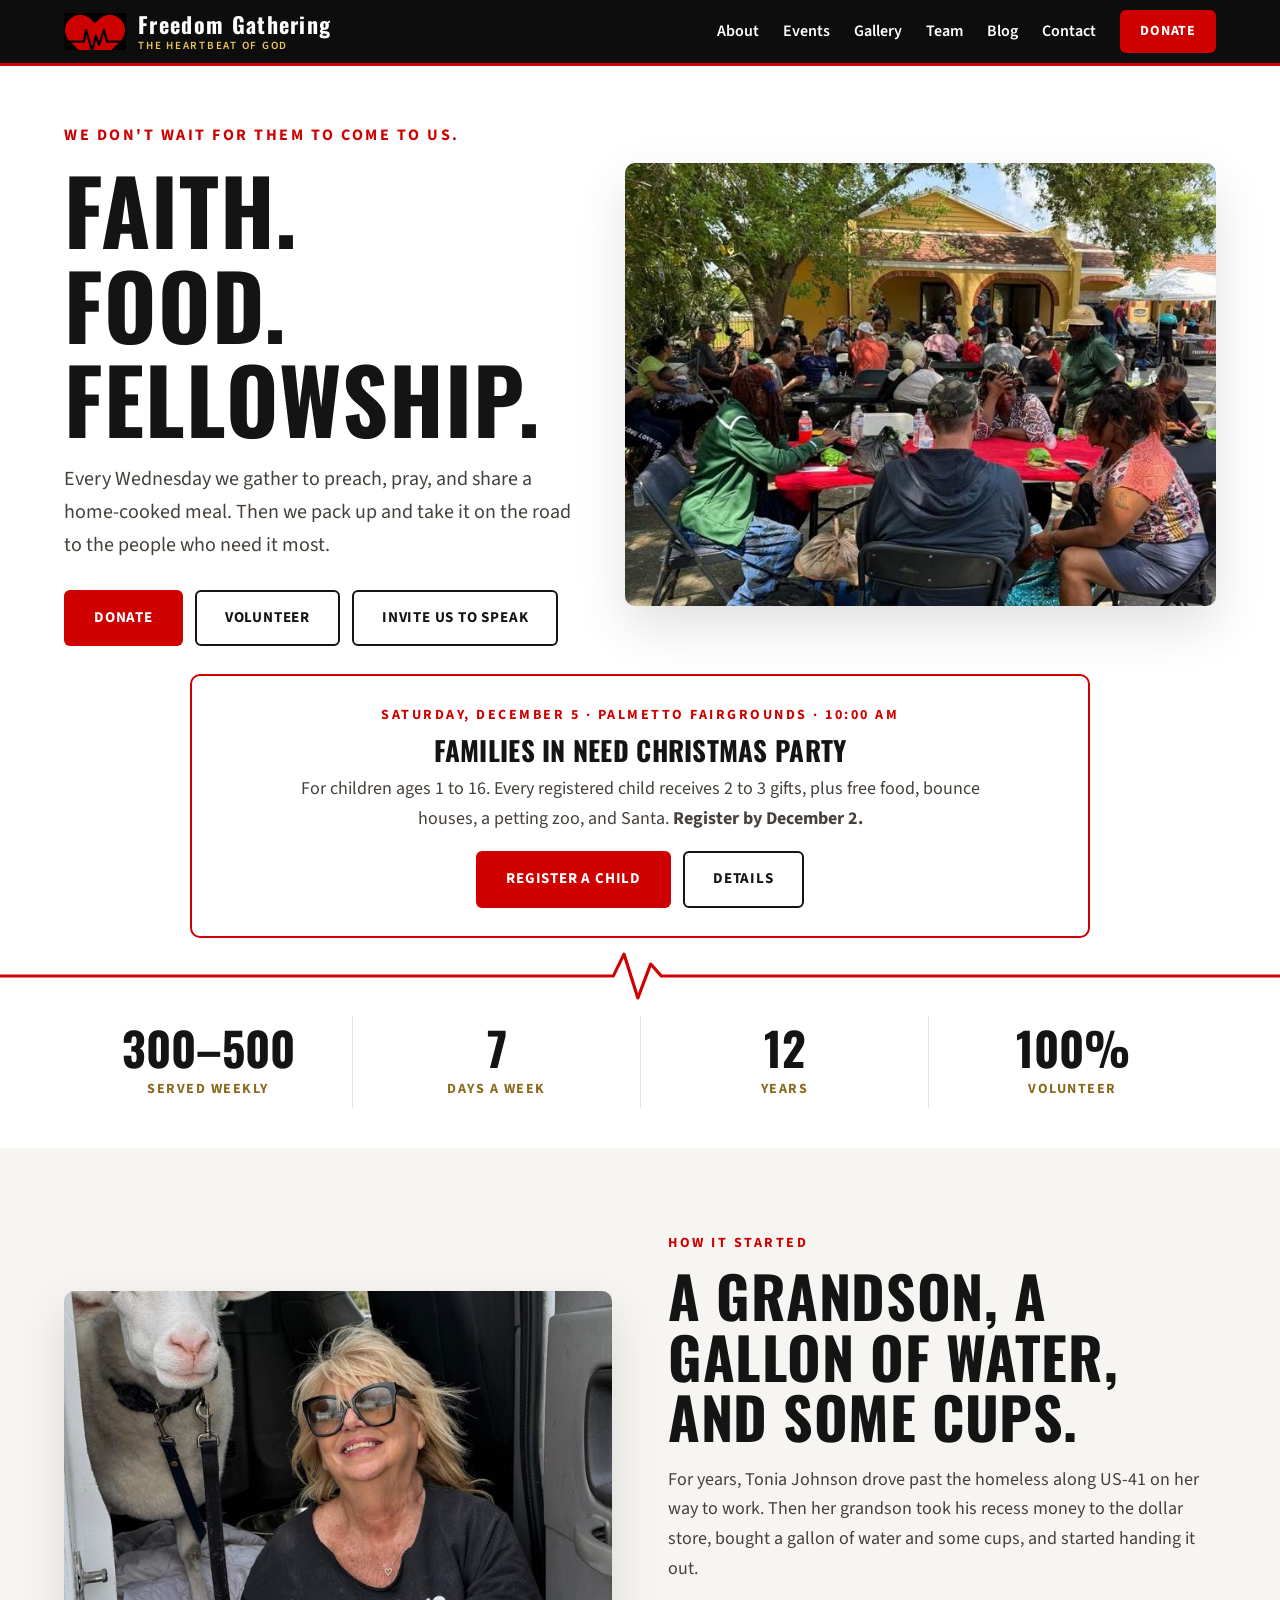
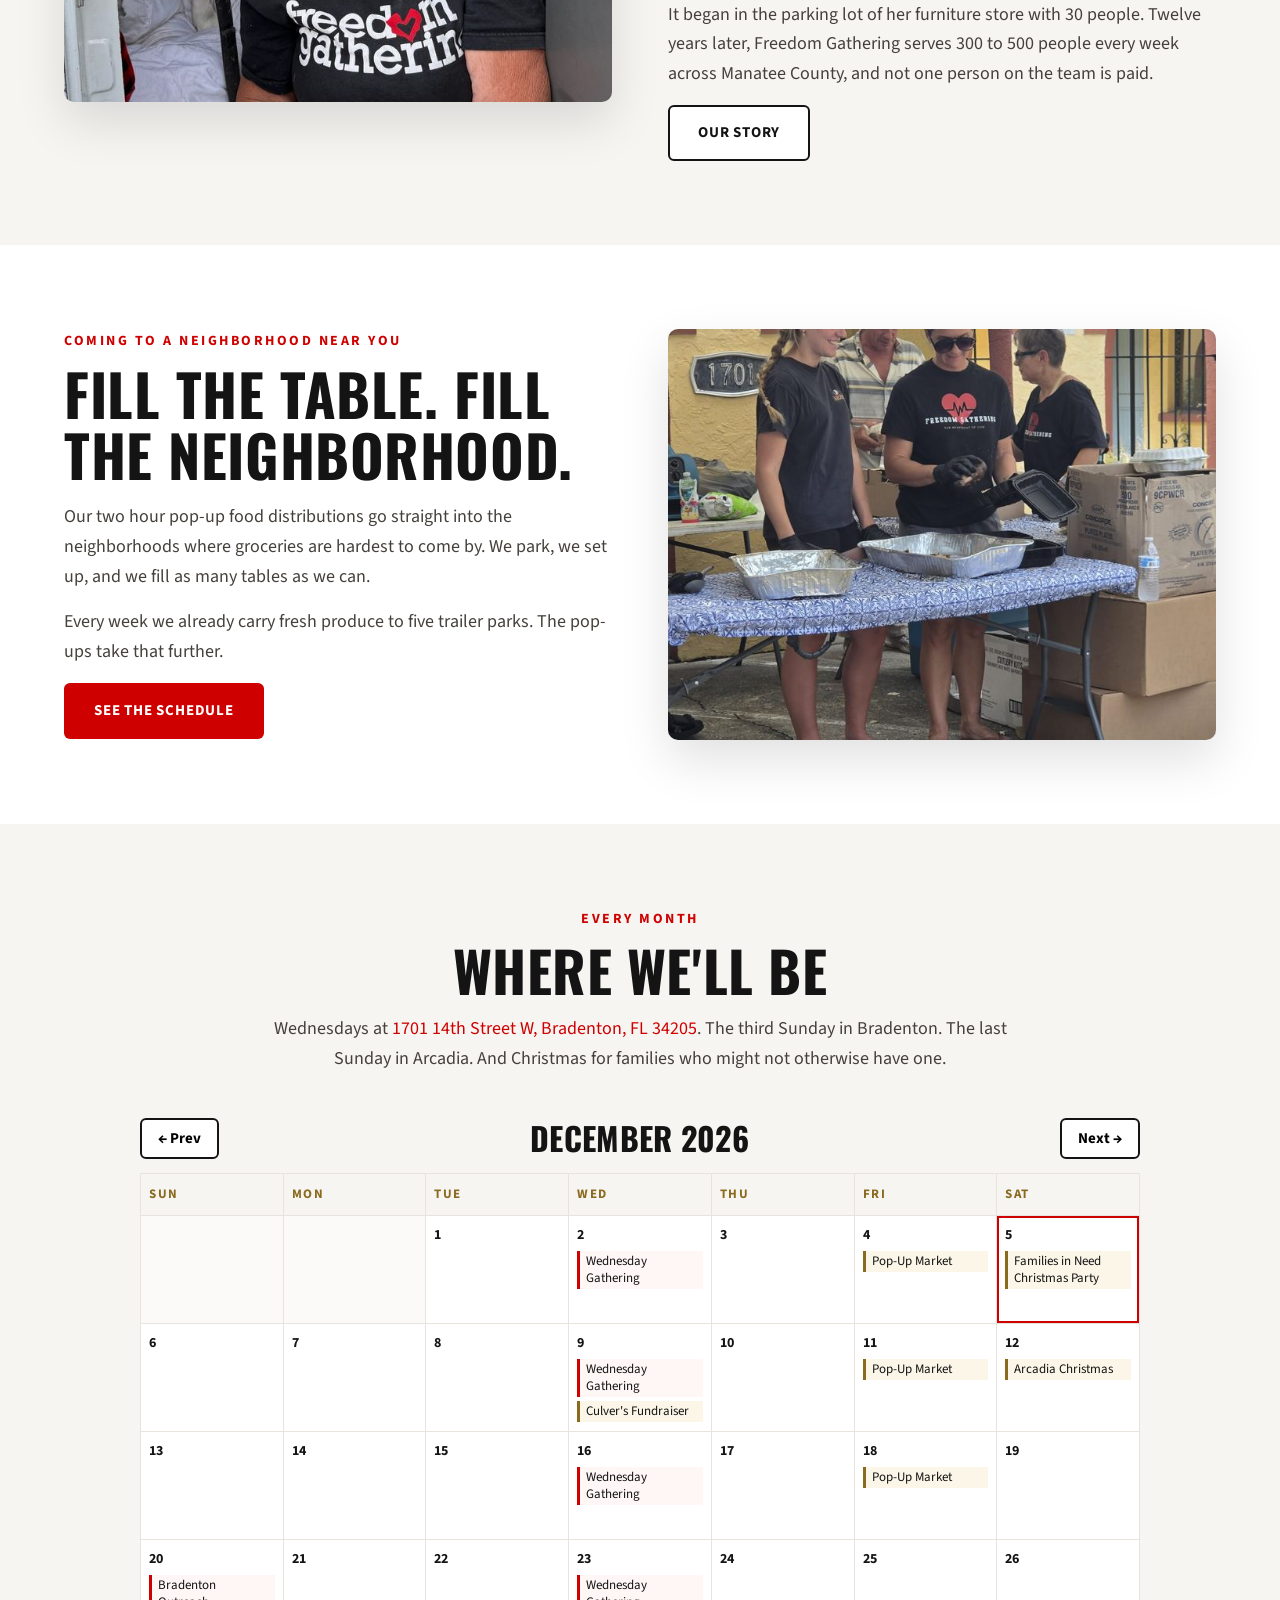
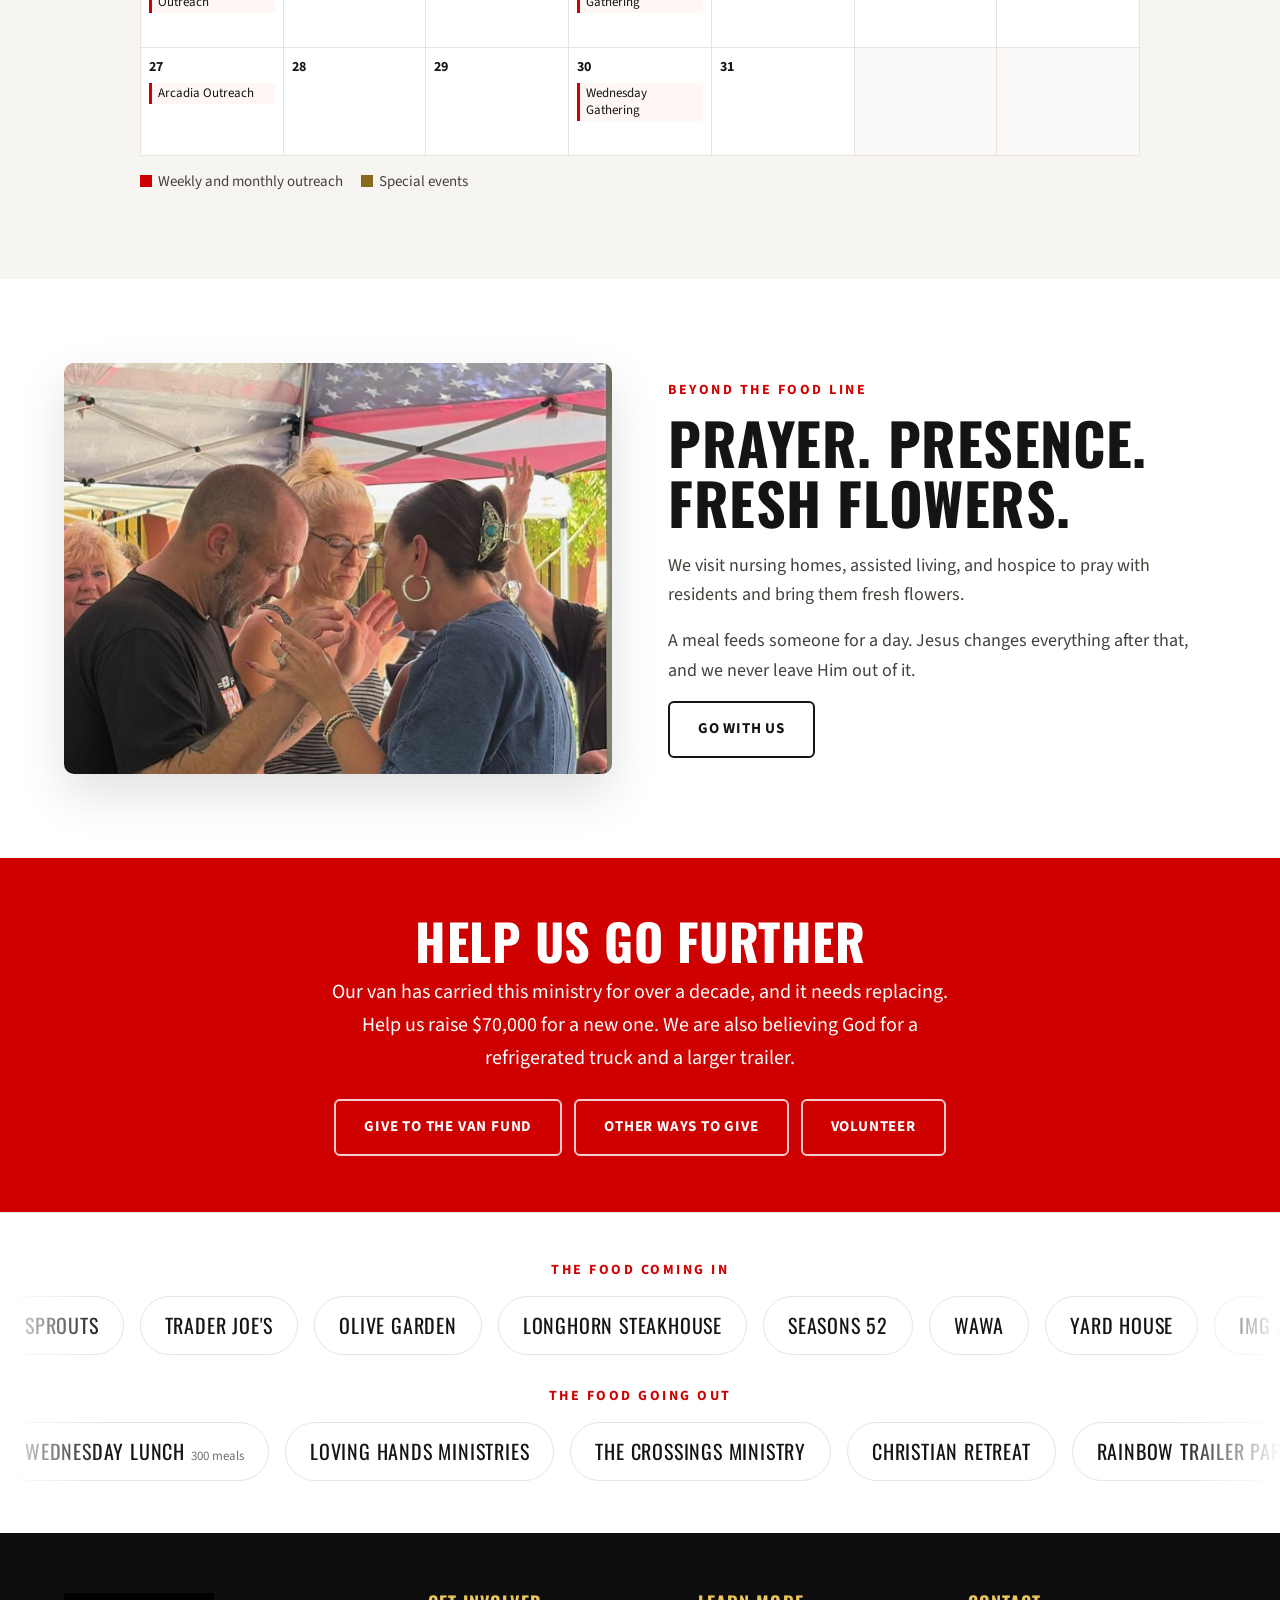
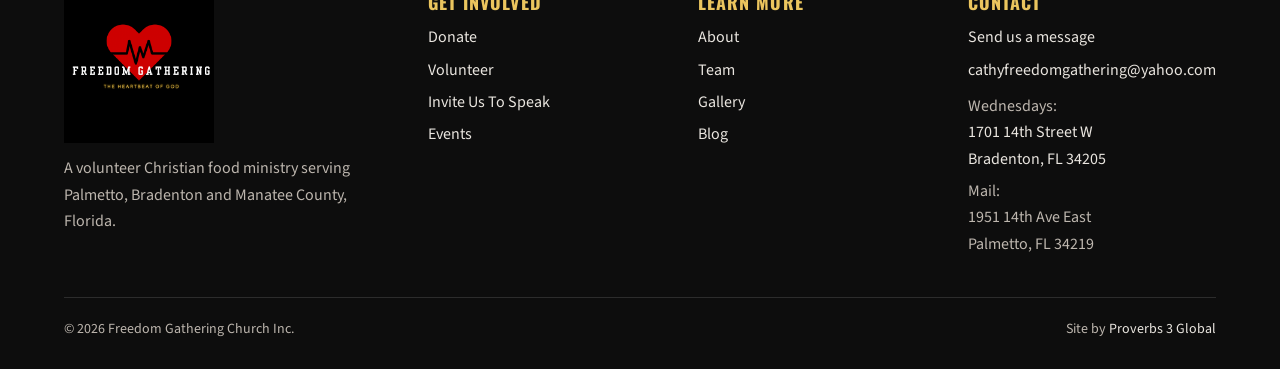
<file: index.html>
<!DOCTYPE html>
<html lang="en">
<head>
  <meta charset="UTF-8">
  <meta name="viewport" content="width=device-width, initial-scale=1.0, viewport-fit=cover">
  <meta name="theme-color" content="#0d0d0d">
  <title>Freedom Gathering | Faith. Food. Fellowship. | Palmetto &amp; Bradenton, FL</title>
  <meta name="description" content="Freedom Gathering is a volunteer Christian food ministry serving 300 to 500 people a week across Manatee County, Florida, with preaching, prayer and a home-cooked meal every Wednesday.">
  <meta property="og:title" content="Freedom Gathering | Faith. Food. Fellowship. | Palmetto &amp; Bradenton, FL">
  <meta property="og:description" content="Freedom Gathering is a volunteer Christian food ministry serving 300 to 500 people a week across Manatee County, Florida, with preaching, prayer and a home-cooked meal every Wednesday.">
  <meta property="og:image" content="https://freedomgathering.net/assets/img/og.jpg">
  <link rel="icon" href="assets/img/favicon.png">
  <link rel="preconnect" href="https://fonts.googleapis.com">
  <link rel="preconnect" href="https://fonts.gstatic.com" crossorigin>
  <link href="https://fonts.googleapis.com/css2?family=Oswald:wght@500;600;700&family=Source+Sans+3:wght@400;600;700&display=swap" rel="stylesheet">
  <link rel="stylesheet" href="css/style.css">
</head>
<body>
  <a href="#main" class="skip">Skip to content</a>

  <nav class="navbar" aria-label="Main">
    <div class="nav-inner">
      <a href="index.html" class="nav-logo"><img src="assets/img/logo-mark.png" alt=""><span class="nav-word">Freedom Gathering<small>The Heartbeat of God</small></span></a>
      <button class="hamburger" aria-label="Menu" aria-expanded="false"><span></span><span></span><span></span></button>
      <div class="nav-links">
        <a href="about.html">About</a>
        <a href="events.html">Events</a>
        <a href="gallery.html">Gallery</a>
        <a href="team.html">Team</a>
        <a href="blog.html">Blog</a>
        <a href="contact.html">Contact</a>
        <a href="give.html" class="nav-cta">Donate</a>
      </div>
    </div>
  </nav>

  <main id="main">
    <header class="hero">
      <div class="wrap">
        <div>
          <div class="kicker">We don't wait for them to come to us.</div>
          <h1><span>Faith.</span><span>Food.</span><span>Fellowship.</span></h1>
          <p class="lead">Every Wednesday we gather to preach, pray, and share a home-cooked meal. Then we pack up and take it on the road to the people who need it most.</p>
          <div class="btn-row">
            <a href="give.html" class="btn btn-red">Donate</a>
            <a href="contact.html#volunteer" class="btn btn-line">Volunteer</a>
            <a href="contact.html#speak" class="btn btn-line">Invite Us To Speak</a>
          </div>
        </div>
        <div class="hero-photo"><img src="assets/img/hero.jpg" srcset="assets/img/hero-sm.jpg 700w, assets/img/hero.jpg 1080w" sizes="(max-width:960px) 100vw, 640px" width="1080" height="810" alt="A packed Wednesday gathering under the oak trees" fetchpriority="high" decoding="async"></div>
      </div>
    </header>

    <section class="section" style="padding-top:28px;padding-bottom:8px" aria-label="Christmas party">
      <div class="wrap">
        <div class="need need-feature" style="max-width:900px;margin:0 auto;text-align:center">
          <div class="kicker">Saturday, December 5 &middot; Palmetto Fairgrounds &middot; 10:00 am</div>
          <h2 style="margin:8px 0 10px">Families in Need Christmas Party</h2>
          <p>For children ages 1 to 16. Every registered child receives 2 to 3 gifts, plus free food, bounce houses, a petting zoo, and Santa. <b>Register by December 2.</b></p>
          <div class="btn-row" style="justify-content:center"><a href="https://form.jotform.com/263274039427157" class="btn btn-red" target="_blank" rel="noopener">Register a Child</a><a href="events.html#christmas-party" class="btn btn-line">Details</a></div>
        </div>
      </div>
    </section>

    <svg class="pulse" viewBox="0 0 1200 60" preserveAspectRatio="none" aria-hidden="true"><path d="M0 30 H560 L575 30 L585 8 L598 52 L610 18 L620 30 H1200"/></svg>

    <section class="wrap" aria-label="Freedom Gathering by the numbers">
      <div class="stats">
        <div><b>300&ndash;500</b><span>Served weekly</span></div>
        <div><b>7</b><span>Days a week</span></div>
        <div><b>12</b><span>Years</span></div>
        <div><b>100%</b><span>Volunteer</span></div>
      </div>
    </section>

    <section class="section soft">
      <div class="wrap split">
        <div class="media"><img src="assets/img/water.jpg" srcset="assets/img/water-sm.jpg 700w, assets/img/water.jpg 1600w" sizes="(max-width:960px) 100vw, 580px" width="1600" height="1199" alt="Founder Tonia Johnson with Ivory, the Freedom Gathering sheep" loading="lazy" decoding="async"></div>
        <div>
          <div class="kicker">How it started</div>
          <h2>A grandson, a gallon of water, and some cups.</h2>
          <p>For years, Tonia Johnson drove past the homeless along US-41 on her way to work. Then her grandson took his recess money to the dollar store, bought a gallon of water and some cups, and started handing it out.</p>
          <p>It began in the parking lot of her furniture store with 30 people. Twelve years later, Freedom Gathering serves 300 to 500 people every week across Manatee County, and not one person on the team is paid.</p>
          <a href="about.html" class="btn btn-line">Our Story</a>
        </div>
      </div>
    </section>

    <section class="section">
      <div class="wrap split flip">
        <div class="media"><img src="assets/img/produce.jpg" srcset="assets/img/produce-sm.jpg 700w, assets/img/produce.jpg 1600w" sizes="(max-width:960px) 100vw, 580px" width="1600" height="1200" alt="Volunteers serving meals from the Freedom Gathering table" loading="lazy" decoding="async"></div>
        <div>
          <div class="kicker">Coming to a neighborhood near you</div>
          <h2>Fill the Table. Fill the Neighborhood.</h2>
          <p>Our two hour pop-up food distributions go straight into the neighborhoods where groceries are hardest to come by. We park, we set up, and we fill as many tables as we can.</p>
          <p>Every week we already carry fresh produce to five trailer parks. The pop-ups take that further.</p>
          <a href="events.html" class="btn btn-red">See the Schedule</a>
        </div>
      </div>
    </section>

    <section class="section soft">
      <div class="wrap">
        <div class="section-head">
          <div class="kicker">Every month</div>
          <h2>Where we'll be</h2>
          <p>Wednesdays at <a href="https://maps.google.com/?q=1701+14th+Street+W,+Bradenton,+FL+34205">1701 14th Street W, Bradenton, FL 34205</a>. The third Sunday in Bradenton. The last Sunday in Arcadia. And Christmas for families who might not otherwise have one.</p>
        </div>
        <div class="cal-wrap" id="calendar"></div>
        <div class="cal-legend cal-wrap"><span>Weekly and monthly outreach</span><span class="gold">Special events</span></div>
      </div>
    </section>

    <section class="section">
      <div class="wrap split">
        <div class="media"><img src="assets/img/flowers.jpg" srcset="assets/img/flowers-sm.jpg 700w, assets/img/flowers.jpg 1600w" sizes="(max-width:960px) 100vw, 580px" width="1600" height="1200" alt="Volunteers praying together at the Wednesday gathering" loading="lazy" decoding="async"></div>
        <div>
          <div class="kicker">Beyond the food line</div>
          <h2>Prayer. Presence. Fresh flowers.</h2>
          <p>We visit nursing homes, assisted living, and hospice to pray with residents and bring them fresh flowers.</p>
          <p>A meal feeds someone for a day. Jesus changes everything after that, and we never leave Him out of it.</p>
          <a href="contact.html#volunteer" class="btn btn-line">Go With Us</a>
        </div>
      </div>
    </section>

    <section class="cta-band">
      <div class="wrap">
        <h2>Help us go further</h2>
        <p>Our van has carried this ministry for over a decade, and it needs replacing. Help us raise $70,000 for a new one. We are also believing God for a refrigerated truck and a larger trailer.</p>
        <div class="btn-row">
          <a href="https://www.gofundme.com/f/donate-toward-a-reliable-ministry-van" class="btn btn-line-light" target="_blank" rel="noopener">Give to the Van Fund</a>
          <a href="give.html" class="btn btn-line-light">Other Ways to Give</a>
          <a href="contact.html#volunteer" class="btn btn-line-light">Volunteer</a>
        </div>
      </div>
    </section>

    <section class="partners" aria-label="Partners">
      <div class="kicker strip-label">The food coming in</div>
      <div class="marquee"><div class="track">
        <span class="chip">Sprouts</span><span class="chip">Trader Joe's</span><span class="chip">Olive Garden</span>
        <span class="chip">Longhorn Steakhouse</span><span class="chip">Seasons 52</span><span class="chip">Wawa</span><span class="chip">Yard House</span>
        <span class="chip">IMG Academy</span><span class="chip">McDonald's</span><span class="chip">Whole Foods</span><span class="chip">Good Neighbors</span>
        <span class="chip">Manatee County Food Bank</span><span class="chip">Salvation Army</span><span class="chip">Centerstone</span>
        <span class="chip">Manatee County Health</span>
      </div></div>
      <div class="kicker strip-label">The food going out</div>
      <div class="marquee"><div class="track reverse">
        <span class="chip">Wednesday Lunch<small>300 meals</small></span><span class="chip">Loving Hands Ministries</span>
        <span class="chip">The Crossings Ministry</span><span class="chip">Christian Retreat</span>
        <span class="chip">Rainbow Trailer Park</span><span class="chip">Manatee Trailer Park</span>
        <span class="chip">Two Rivers Mobile Home Park</span><span class="chip">North River Care</span>
      </div></div>
    </section>
  </main>


  <footer class="footer">
    <div class="wrap">
      <div class="cols">
        <div class="brand">
          <img src="assets/img/logo.png" alt="Freedom Gathering, The Heartbeat of God">
          <p>A volunteer Christian food ministry serving Palmetto, Bradenton and Manatee County, Florida.</p>
        </div>
        <div>
          <h2 class="foot-h">Get Involved</h2>
          <a href="give.html">Donate</a>
          <a href="contact.html#volunteer">Volunteer</a>
          <a href="contact.html#speak">Invite Us To Speak</a>
          <a href="events.html">Events</a>
        </div>
        <div>
          <h2 class="foot-h">Learn More</h2>
          <a href="about.html">About</a>
          <a href="team.html">Team</a>
          <a href="gallery.html">Gallery</a>
          <a href="blog.html">Blog</a>
        </div>
        <div>
          <h2 class="foot-h">Contact</h2>
          <a href="contact.html">Send us a message</a>
          <a href="mailto:cathyfreedomgathering@yahoo.com">cathyfreedomgathering@yahoo.com</a>
          <p style="margin-top:10px">Wednesdays:<br><a href="https://maps.google.com/?q=1701+14th+Street+W,+Bradenton,+FL+34205">1701 14th Street W<br>Bradenton, FL 34205</a></p>
          <p style="margin-top:6px">Mail:<br>1951 14th Ave East<br>Palmetto, FL 34219</p>
          <!-- TODO: ministry phone and email once Cathy confirms which ones to publish -->
        </div>
      </div>
      <div class="legal">
        <span>&copy; 2026 Freedom Gathering Church Inc.</span>
        <span>Site by <a href="https://provb3global.com" style="display:inline">Proverbs 3 Global</a></span>
      </div>
    </div>
  </footer>
  <div class="mobile-bar" aria-label="Quick actions"><a href="give.html" class="btn btn-red">Donate</a><a href="contact.html#volunteer" class="btn btn-line-light">Volunteer</a></div>
  <script src="js/main.js"></script>
</body>
</html>
</file>
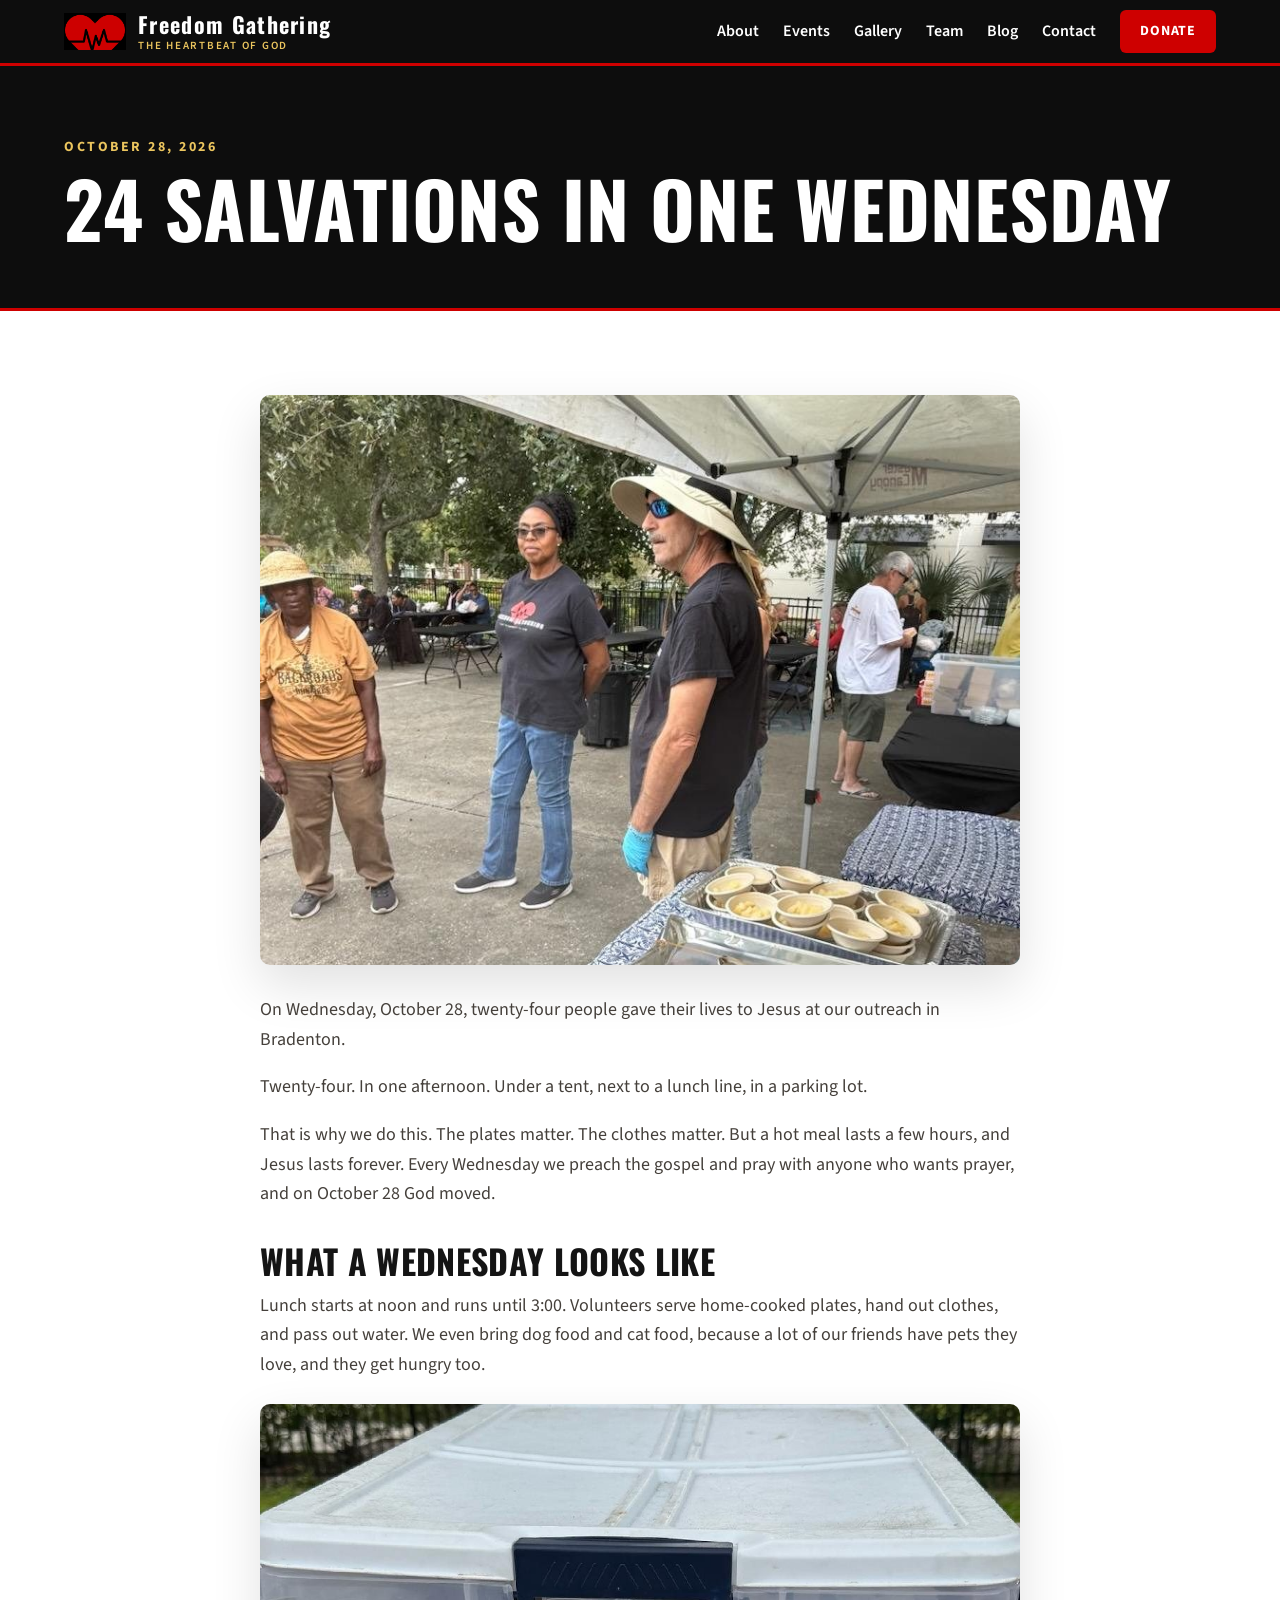
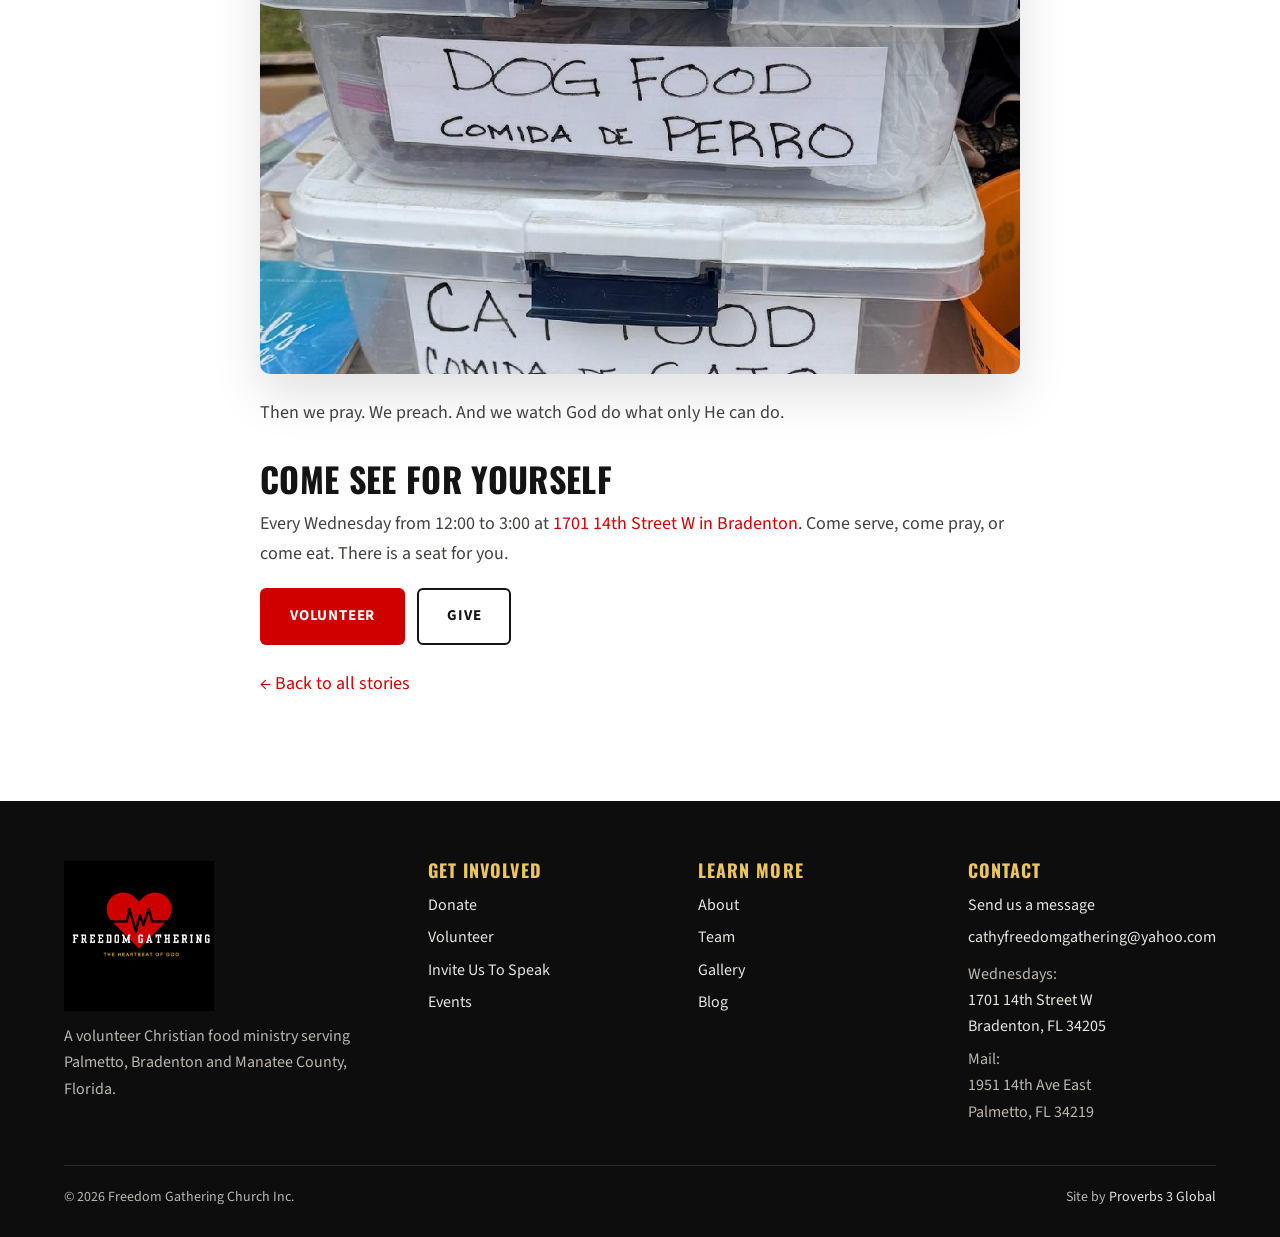
<file: 24-salvations.html>
<!DOCTYPE html>
<html lang="en">
<head>
  <meta charset="UTF-8">
  <meta name="viewport" content="width=device-width, initial-scale=1.0, viewport-fit=cover">
  <meta name="theme-color" content="#0d0d0d">
  <title>24 Salvations in One Wednesday | Freedom Gathering</title>
  <meta name="description" content="On Wednesday, October 28, 2026, 24 people gave their lives to Jesus at the Freedom Gathering outreach in Bradenton.">
  <meta property="og:title" content="24 Salvations in One Wednesday | Freedom Gathering">
  <meta property="og:description" content="On Wednesday, October 28, 2026, 24 people gave their lives to Jesus at the Freedom Gathering outreach in Bradenton.">
  <meta property="og:image" content="https://freedomgathering.net/assets/img/og.jpg">
  <link rel="icon" href="assets/img/favicon.png">
  <link rel="preconnect" href="https://fonts.googleapis.com">
  <link rel="preconnect" href="https://fonts.gstatic.com" crossorigin>
  <link href="https://fonts.googleapis.com/css2?family=Oswald:wght@500;600;700&family=Source+Sans+3:wght@400;600;700&display=swap" rel="stylesheet">
  <link rel="stylesheet" href="css/style.css">
</head>
<body>
  <a href="#main" class="skip">Skip to content</a>

  <nav class="navbar" aria-label="Main">
    <div class="nav-inner">
      <a href="index.html" class="nav-logo"><img src="assets/img/logo-mark.png" alt=""><span class="nav-word">Freedom Gathering<small>The Heartbeat of God</small></span></a>
      <button class="hamburger" aria-label="Menu" aria-expanded="false"><span></span><span></span><span></span></button>
      <div class="nav-links">
        <a href="about.html">About</a>
        <a href="events.html">Events</a>
        <a href="gallery.html">Gallery</a>
        <a href="team.html">Team</a>
        <a href="blog.html">Blog</a>
        <a href="contact.html">Contact</a>
        <a href="give.html" class="nav-cta">Donate</a>
      </div>
    </div>
  </nav>

  <main id="main">
    <header class="banner">
      <div class="wrap">
        <div class="kicker gold">October 28, 2026</div>
        <h1>24 salvations in one Wednesday</h1>
      </div>
    </header>

    <section class="section">
      <div class="article">
        <div class="media" style="margin-bottom:30px"><img src="assets/img/oct28-serving.jpg" width="800" height="790" alt="Volunteers at the serving table at the Wednesday outreach" decoding="async"></div>
        <p>On Wednesday, October 28, twenty-four people gave their lives to Jesus at our outreach in Bradenton.</p>
        <p>Twenty-four. In one afternoon. Under a tent, next to a lunch line, in a parking lot.</p>
        <p>That is why we do this. The plates matter. The clothes matter. But a hot meal lasts a few hours, and Jesus lasts forever. Every Wednesday we preach the gospel and pray with anyone who wants prayer, and on October 28 God moved.</p>
        <h2>What a Wednesday looks like</h2>
        <p>Lunch starts at noon and runs until 3:00. Volunteers serve home-cooked plates, hand out clothes, and pass out water. We even bring dog food and cat food, because a lot of our friends have pets they love, and they get hungry too.</p>
        <div class="media" style="margin:24px 0"><img src="assets/img/oct28-petfood.jpg" width="1080" height="921" alt="Bins of dog food and cat food labeled in English and Spanish" loading="lazy" decoding="async"></div>
        <p>Then we pray. We preach. And we watch God do what only He can do.</p>
        <h2>Come see for yourself</h2>
        <p>Every Wednesday from 12:00 to 3:00 at <a href="https://maps.google.com/?q=1701+14th+Street+W,+Bradenton,+FL+34205">1701 14th Street W in Bradenton</a>. Come serve, come pray, or come eat. There is a seat for you.</p>
        <p class="btn-row" style="margin-top:20px"><a href="contact.html#volunteer" class="btn btn-red">Volunteer</a><a href="give.html" class="btn btn-line">Give</a></p>
        <p style="margin-top:24px"><a href="blog.html">&larr; Back to all stories</a></p>
      </div>
    </section>
  </main>

  <footer class="footer">
    <div class="wrap">
      <div class="cols">
        <div class="brand">
          <img src="assets/img/logo.png" alt="Freedom Gathering, The Heartbeat of God">
          <p>A volunteer Christian food ministry serving Palmetto, Bradenton and Manatee County, Florida.</p>
        </div>
        <div>
          <h2 class="foot-h">Get Involved</h2>
          <a href="give.html">Donate</a>
          <a href="contact.html#volunteer">Volunteer</a>
          <a href="contact.html#speak">Invite Us To Speak</a>
          <a href="events.html">Events</a>
        </div>
        <div>
          <h2 class="foot-h">Learn More</h2>
          <a href="about.html">About</a>
          <a href="team.html">Team</a>
          <a href="gallery.html">Gallery</a>
          <a href="blog.html">Blog</a>
        </div>
        <div>
          <h2 class="foot-h">Contact</h2>
          <a href="contact.html">Send us a message</a>
          <a href="mailto:cathyfreedomgathering@yahoo.com">cathyfreedomgathering@yahoo.com</a>
          <p style="margin-top:10px">Wednesdays:<br><a href="https://maps.google.com/?q=1701+14th+Street+W,+Bradenton,+FL+34205">1701 14th Street W<br>Bradenton, FL 34205</a></p>
          <p style="margin-top:6px">Mail:<br>1951 14th Ave East<br>Palmetto, FL 34219</p>
          <!-- TODO: ministry phone and email once Cathy confirms which ones to publish -->
        </div>
      </div>
      <div class="legal">
        <span>&copy; 2026 Freedom Gathering Church Inc.</span>
        <span>Site by <a href="https://provb3global.com" style="display:inline">Proverbs 3 Global</a></span>
      </div>
    </div>
  </footer>
  <div class="mobile-bar" aria-label="Quick actions"><a href="give.html" class="btn btn-red">Donate</a><a href="contact.html#volunteer" class="btn btn-line-light">Volunteer</a></div>
  <script src="js/main.js"></script>
</body>
</html>
</file>
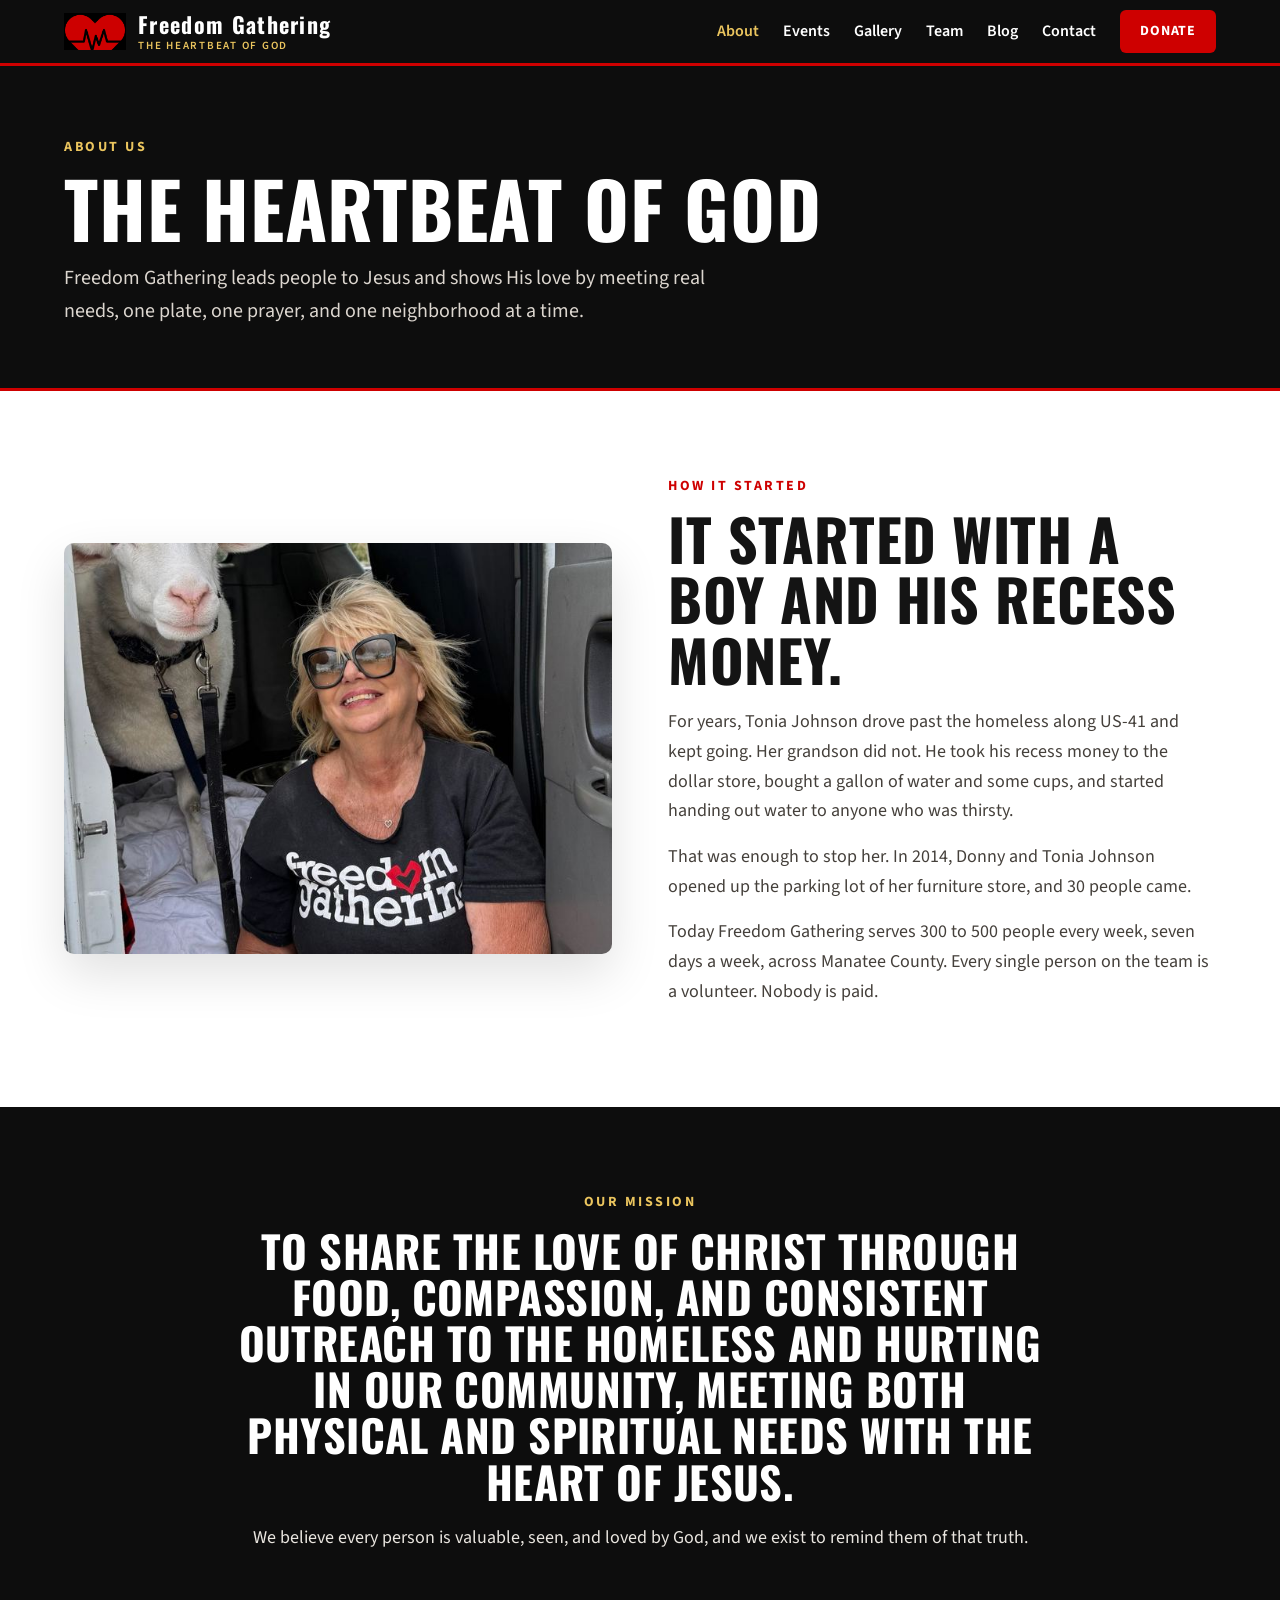
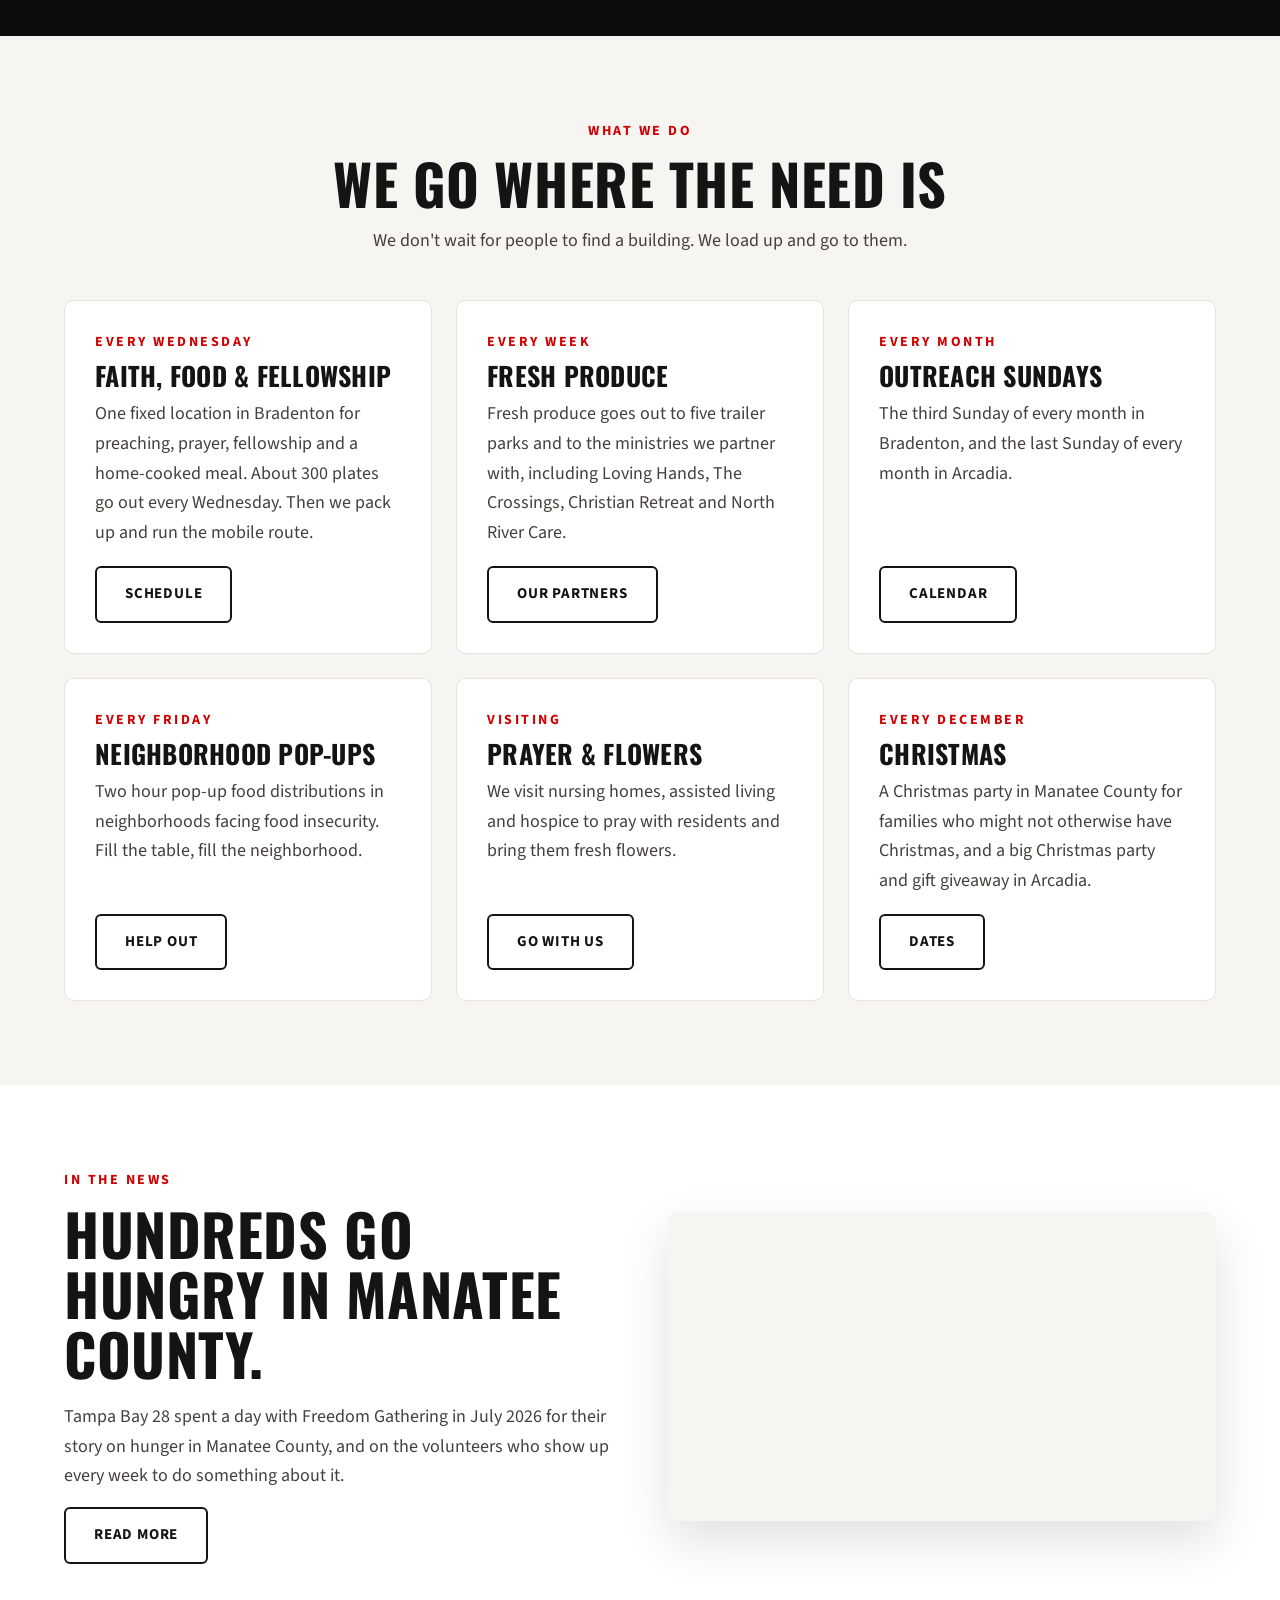
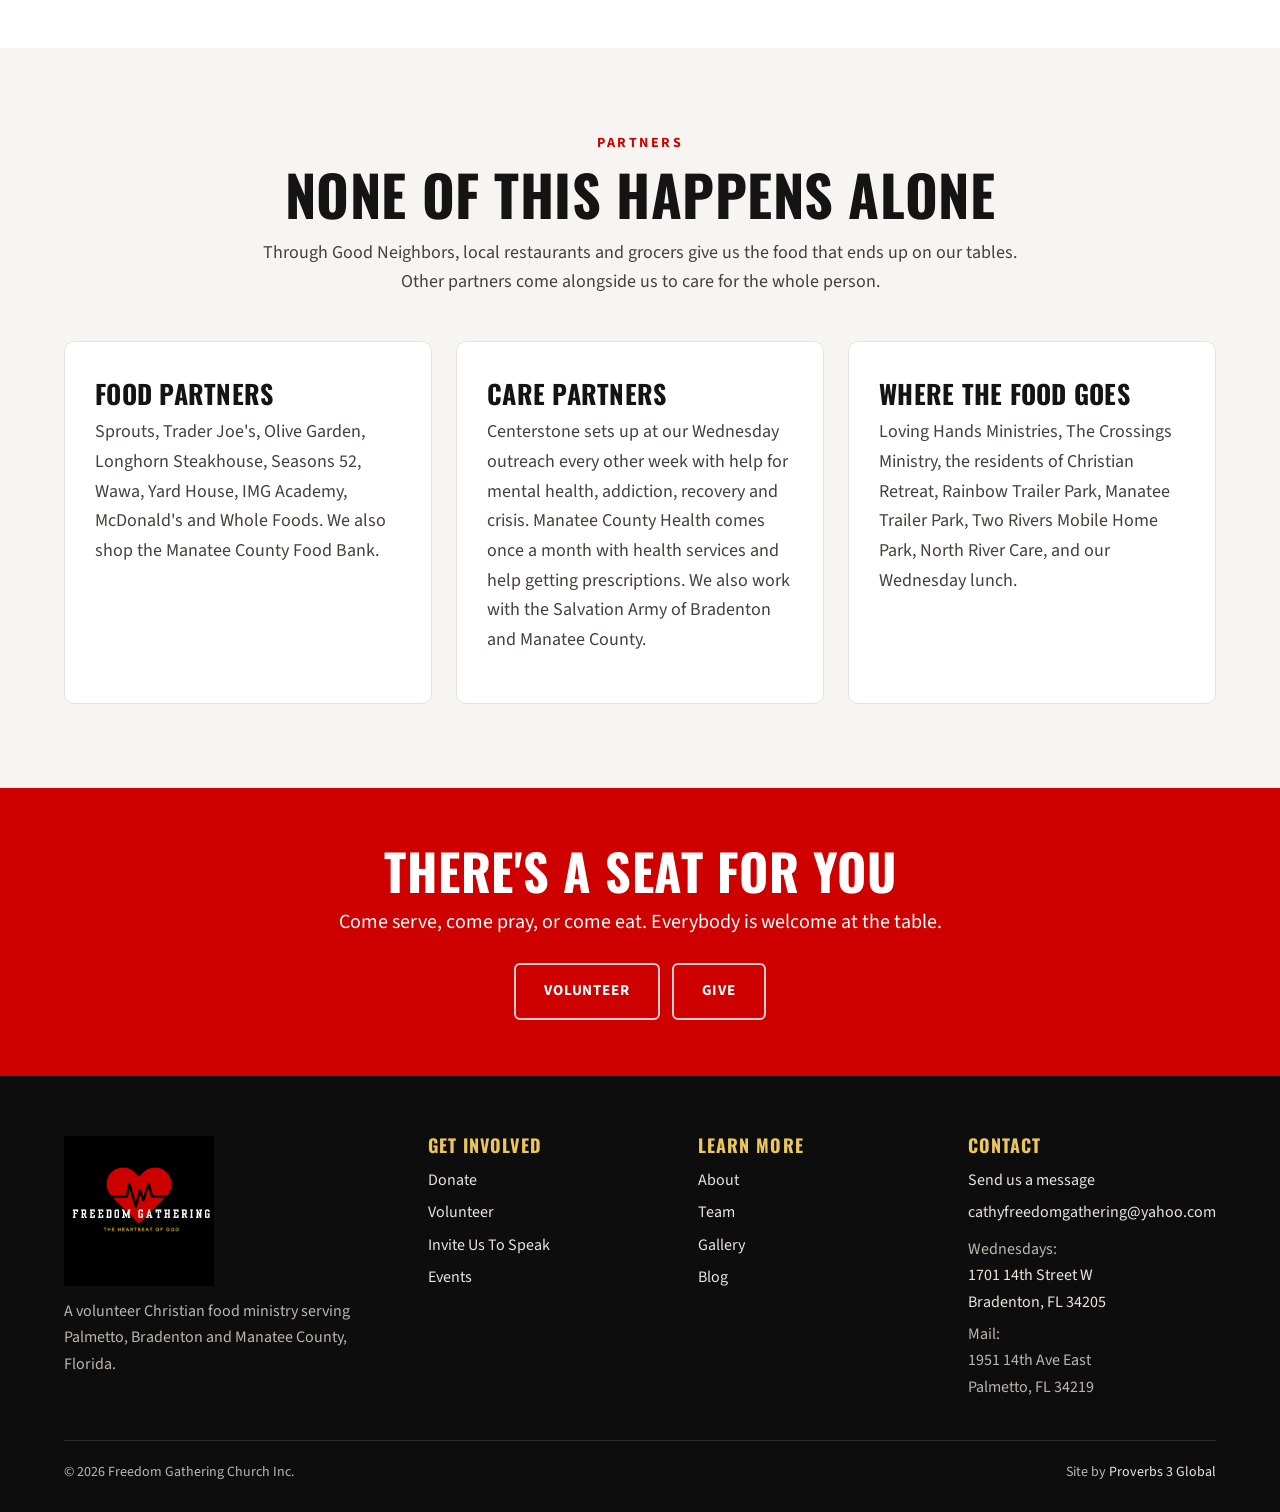
<file: about.html>
<!DOCTYPE html>
<html lang="en">
<head>
  <meta charset="UTF-8">
  <meta name="viewport" content="width=device-width, initial-scale=1.0, viewport-fit=cover">
  <meta name="theme-color" content="#0d0d0d">
  <title>About Freedom Gathering | The Heartbeat of God</title>
  <meta name="description" content="How a grandson with a gallon of water started a ministry that now serves 300 to 500 people a week across Manatee County, Florida.">
  <meta property="og:title" content="About Freedom Gathering | The Heartbeat of God">
  <meta property="og:description" content="How a grandson with a gallon of water started a ministry that now serves 300 to 500 people a week across Manatee County, Florida.">
  <meta property="og:image" content="https://freedomgathering.net/assets/img/og.jpg">
  <link rel="icon" href="assets/img/favicon.png">
  <link rel="preconnect" href="https://fonts.googleapis.com">
  <link rel="preconnect" href="https://fonts.gstatic.com" crossorigin>
  <link href="https://fonts.googleapis.com/css2?family=Oswald:wght@500;600;700&family=Source+Sans+3:wght@400;600;700&display=swap" rel="stylesheet">
  <link rel="stylesheet" href="css/style.css">
</head>
<body>
  <a href="#main" class="skip">Skip to content</a>

  <nav class="navbar" aria-label="Main">
    <div class="nav-inner">
      <a href="index.html" class="nav-logo"><img src="assets/img/logo-mark.png" alt=""><span class="nav-word">Freedom Gathering<small>The Heartbeat of God</small></span></a>
      <button class="hamburger" aria-label="Menu" aria-expanded="false"><span></span><span></span><span></span></button>
      <div class="nav-links">
        <a href="about.html" class="active" aria-current="page">About</a>
        <a href="events.html">Events</a>
        <a href="gallery.html">Gallery</a>
        <a href="team.html">Team</a>
        <a href="blog.html">Blog</a>
        <a href="contact.html">Contact</a>
        <a href="give.html" class="nav-cta">Donate</a>
      </div>
    </div>
  </nav>

  <main id="main">
    <header class="banner">
      <div class="wrap">
        <div class="kicker gold">About us</div>
        <h1>The Heartbeat of God</h1>
        <p>Freedom Gathering leads people to Jesus and shows His love by meeting real needs, one plate, one prayer, and one neighborhood at a time.</p>
      </div>
    </header>

    <section class="section">
      <div class="wrap split">
        <div class="media"><img src="assets/img/water.jpg" srcset="assets/img/water-sm.jpg 700w, assets/img/water.jpg 1600w" sizes="(max-width:960px) 100vw, 580px" width="1600" height="1199" alt="Founder Tonia Johnson with Ivory, the Freedom Gathering sheep" loading="lazy" decoding="async"></div>
        <div>
          <div class="kicker">How it started</div>
          <h2>It started with a boy and his recess money.</h2>
          <p>For years, Tonia Johnson drove past the homeless along US-41 and kept going. Her grandson did not. He took his recess money to the dollar store, bought a gallon of water and some cups, and started handing out water to anyone who was thirsty.</p>
          <p>That was enough to stop her. In 2014, Donny and Tonia Johnson opened up the parking lot of her furniture store, and 30 people came.</p>
          <p>Today Freedom Gathering serves 300 to 500 people every week, seven days a week, across Manatee County. Every single person on the team is a volunteer. Nobody is paid.</p>
        </div>
      </div>
    </section>

    <section class="section dark">
      <div class="wrap center" style="max-width:860px">
        <div class="kicker gold">Our mission</div>
        <h2 style="font-size:clamp(30px,3.6vw,44px);margin:14px 0 18px">To share the love of Christ through food, compassion, and consistent outreach to the homeless and hurting in our community, meeting both physical and spiritual needs with the heart of Jesus.</h2>
        <p>We believe every person is valuable, seen, and loved by God, and we exist to remind them of that truth.</p>
      </div>
    </section>

    <section class="section soft">
      <div class="wrap">
        <div class="section-head">
          <div class="kicker">What we do</div>
          <h2>We go where the need is</h2>
          <p>We don't wait for people to find a building. We load up and go to them.</p>
        </div>
        <div class="cards">
          <div class="card">
            <div class="kicker">Every Wednesday</div>
            <h3>Faith, Food &amp; Fellowship</h3>
            <p>One fixed location in Bradenton for preaching, prayer, fellowship and a home-cooked meal. About 300 plates go out every Wednesday. Then we pack up and run the mobile route.</p>
            <a href="events.html" class="btn btn-line">Schedule</a>
          </div>
          <div class="card">
            <div class="kicker">Every week</div>
            <h3>Fresh Produce</h3>
            <p>Fresh produce goes out to five trailer parks and to the ministries we partner with, including Loving Hands, The Crossings, Christian Retreat and North River Care.</p>
            <a href="#partners" class="btn btn-line">Our Partners</a>
          </div>
          <div class="card">
            <div class="kicker">Every month</div>
            <h3>Outreach Sundays</h3>
            <p>The third Sunday of every month in Bradenton, and the last Sunday of every month in Arcadia.</p>
            <a href="events.html" class="btn btn-line">Calendar</a>
          </div>
          <div class="card">
            <div class="kicker">Every Friday</div>
            <h3>Neighborhood Pop-Ups</h3>
            <p>Two hour pop-up food distributions in neighborhoods facing food insecurity. Fill the table, fill the neighborhood.</p>
            <a href="contact.html#volunteer" class="btn btn-line">Help Out</a>
          </div>
          <div class="card">
            <div class="kicker">Visiting</div>
            <h3>Prayer &amp; Flowers</h3>
            <p>We visit nursing homes, assisted living and hospice to pray with residents and bring them fresh flowers.</p>
            <a href="contact.html#volunteer" class="btn btn-line">Go With Us</a>
          </div>
          <div class="card">
            <div class="kicker">Every December</div>
            <h3>Christmas</h3>
            <p>A Christmas party in Manatee County for families who might not otherwise have Christmas, and a big Christmas party and gift giveaway in Arcadia.</p>
            <a href="events.html" class="btn btn-line">Dates</a>
          </div>
        </div>
      </div>
    </section>

    <section class="section">
      <div class="wrap split flip">
        <div class="media" style="aspect-ratio:16/9">
          <iframe src="https://www.youtube-nocookie.com/embed/KlxWtZcgl0k" title="Tampa Bay 28: Inside the volunteer group serving 300-500 people weekly in Manatee County" style="width:100%;height:100%;border:0" loading="lazy" allow="encrypted-media; picture-in-picture" allowfullscreen></iframe>
        </div>
        <div>
          <div class="kicker">In the news</div>
          <h2>Hundreds go hungry in Manatee County.</h2>
          <p>Tampa Bay 28 spent a day with Freedom Gathering in July 2026 for their story on hunger in Manatee County, and on the volunteers who show up every week to do something about it.</p>
          <a href="tampa-bay-28.html" class="btn btn-line">Read More</a>
        </div>
      </div>
    </section>

    <section class="section soft" id="partners">
      <div class="wrap">
        <div class="section-head">
          <div class="kicker">Partners</div>
          <h2>None of this happens alone</h2>
          <p>Through Good Neighbors, local restaurants and grocers give us the food that ends up on our tables. Other partners come alongside us to care for the whole person.</p>
        </div>
        <div class="cards">
          <div class="card">
            <h3>Food Partners</h3>
            <p>Sprouts, Trader Joe's, Olive Garden, Longhorn Steakhouse, Seasons 52, Wawa, Yard House, IMG Academy, McDonald's and Whole Foods. We also shop the Manatee County Food Bank.</p>
          </div>
          <div class="card">
            <h3>Care Partners</h3>
            <p>Centerstone sets up at our Wednesday outreach every other week with help for mental health, addiction, recovery and crisis. Manatee County Health comes once a month with health services and help getting prescriptions. We also work with the Salvation Army of Bradenton and Manatee County.</p>
          </div>
          <div class="card">
            <h3>Where the Food Goes</h3>
            <p>Loving Hands Ministries, The Crossings Ministry, the residents of Christian Retreat, Rainbow Trailer Park, Manatee Trailer Park, Two Rivers Mobile Home Park, North River Care, and our Wednesday lunch.</p>
          </div>
        </div>
      </div>
    </section>

    <section class="cta-band">
      <div class="wrap">
        <h2>There's a seat for you</h2>
        <p>Come serve, come pray, or come eat. Everybody is welcome at the table.</p>
        <div class="btn-row">
          <a href="contact.html#volunteer" class="btn btn-line-light">Volunteer</a>
          <a href="give.html" class="btn btn-line-light">Give</a>
        </div>
      </div>
    </section>
  </main>

  <footer class="footer">
    <div class="wrap">
      <div class="cols">
        <div class="brand">
          <img src="assets/img/logo.png" alt="Freedom Gathering, The Heartbeat of God">
          <p>A volunteer Christian food ministry serving Palmetto, Bradenton and Manatee County, Florida.</p>
        </div>
        <div>
          <h2 class="foot-h">Get Involved</h2>
          <a href="give.html">Donate</a>
          <a href="contact.html#volunteer">Volunteer</a>
          <a href="contact.html#speak">Invite Us To Speak</a>
          <a href="events.html">Events</a>
        </div>
        <div>
          <h2 class="foot-h">Learn More</h2>
          <a href="about.html">About</a>
          <a href="team.html">Team</a>
          <a href="gallery.html">Gallery</a>
          <a href="blog.html">Blog</a>
        </div>
        <div>
          <h2 class="foot-h">Contact</h2>
          <a href="contact.html">Send us a message</a>
          <a href="mailto:cathyfreedomgathering@yahoo.com">cathyfreedomgathering@yahoo.com</a>
          <p style="margin-top:10px">Wednesdays:<br><a href="https://maps.google.com/?q=1701+14th+Street+W,+Bradenton,+FL+34205">1701 14th Street W<br>Bradenton, FL 34205</a></p>
          <p style="margin-top:6px">Mail:<br>1951 14th Ave East<br>Palmetto, FL 34219</p>
          <!-- TODO: ministry phone and email once Cathy confirms which ones to publish -->
        </div>
      </div>
      <div class="legal">
        <span>&copy; 2026 Freedom Gathering Church Inc.</span>
        <span>Site by <a href="https://provb3global.com" style="display:inline">Proverbs 3 Global</a></span>
      </div>
    </div>
  </footer>
  <div class="mobile-bar" aria-label="Quick actions"><a href="give.html" class="btn btn-red">Donate</a><a href="contact.html#volunteer" class="btn btn-line-light">Volunteer</a></div>
  <script src="js/main.js"></script>
</body>
</html>
</file>
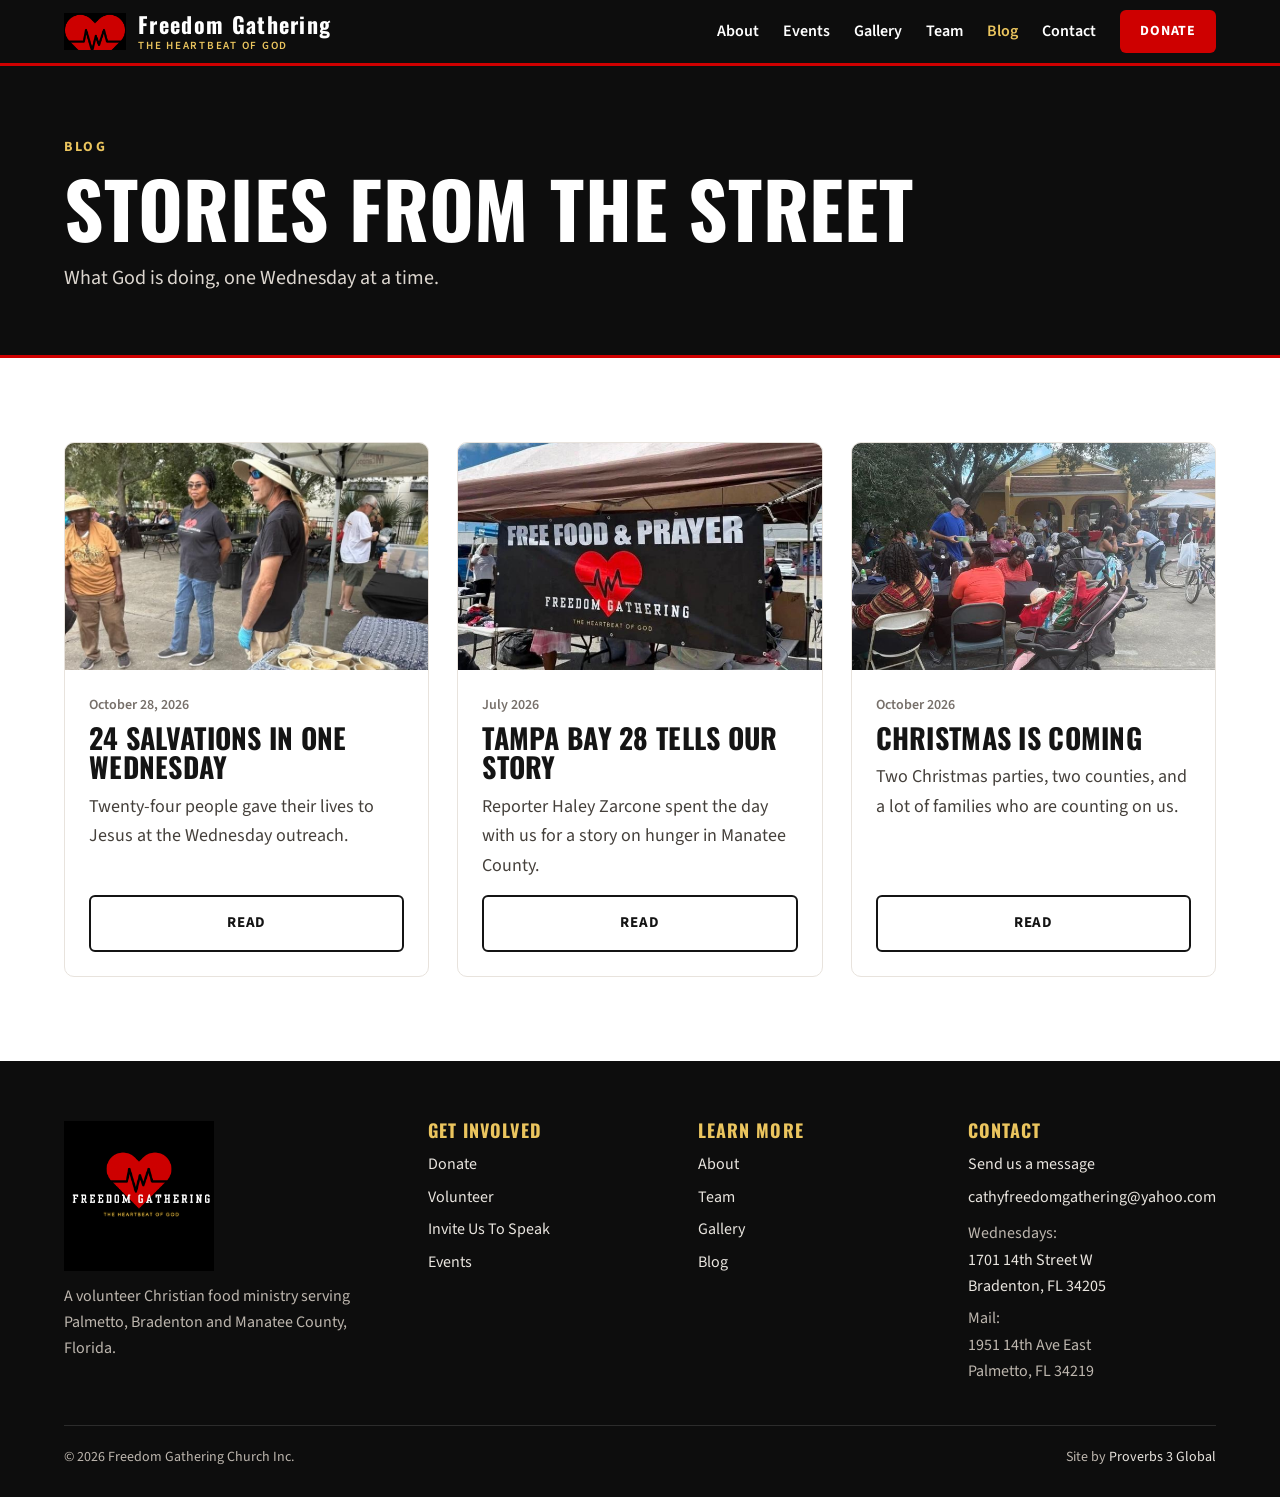
<file: blog.html>
<!DOCTYPE html>
<html lang="en">
<head>
  <meta charset="UTF-8">
  <meta name="viewport" content="width=device-width, initial-scale=1.0, viewport-fit=cover">
  <meta name="theme-color" content="#0d0d0d">
  <title>News &amp; Stories | Freedom Gathering</title>
  <meta name="description" content="Stories and news from Freedom Gathering's work on the streets of Manatee County.">
  <meta property="og:title" content="News &amp; Stories | Freedom Gathering">
  <meta property="og:description" content="Stories and news from Freedom Gathering's work on the streets of Manatee County.">
  <meta property="og:image" content="https://freedomgathering.net/assets/img/og.jpg">
  <link rel="icon" href="assets/img/favicon.png">
  <link rel="preconnect" href="https://fonts.googleapis.com">
  <link rel="preconnect" href="https://fonts.gstatic.com" crossorigin>
  <link href="https://fonts.googleapis.com/css2?family=Oswald:wght@500;600;700&family=Source+Sans+3:wght@400;600;700&display=swap" rel="stylesheet">
  <link rel="stylesheet" href="css/style.css">
</head>
<body>
  <a href="#main" class="skip">Skip to content</a>

  <nav class="navbar" aria-label="Main">
    <div class="nav-inner">
      <a href="index.html" class="nav-logo"><img src="assets/img/logo-mark.png" alt=""><span class="nav-word">Freedom Gathering<small>The Heartbeat of God</small></span></a>
      <button class="hamburger" aria-label="Menu" aria-expanded="false"><span></span><span></span><span></span></button>
      <div class="nav-links">
        <a href="about.html">About</a>
        <a href="events.html">Events</a>
        <a href="gallery.html">Gallery</a>
        <a href="team.html">Team</a>
        <a href="blog.html" class="active" aria-current="page">Blog</a>
        <a href="contact.html">Contact</a>
        <a href="give.html" class="nav-cta">Donate</a>
      </div>
    </div>
  </nav>

  <main id="main">
    <header class="banner">
      <div class="wrap">
        <div class="kicker gold">Blog</div>
        <h1>Stories from the street</h1>
        <p>What God is doing, one Wednesday at a time.</p>
      </div>
    </header>

    <section class="section">
      <div class="wrap">
        <div class="posts">
          <article class="post">
            <div class="thumb"><img src="assets/img/oct28-serving.jpg" width="800" height="790" alt="" loading="lazy" decoding="async"></div>
            <div class="inner">
              <time datetime="2026-10-28">October 28, 2026</time>
              <h2>24 salvations in one Wednesday</h2>
              <p>Twenty-four people gave their lives to Jesus at the Wednesday outreach.</p>
              <a href="24-salvations.html" class="btn btn-line">Read</a>
            </div>
          </article>
          <article class="post">
            <div class="thumb"><img src="assets/img/news.jpg" srcset="assets/img/news-sm.jpg 700w, assets/img/news.jpg 1206w" sizes="(max-width:620px) 100vw, 380px" width="1206" height="753" alt="" loading="lazy" decoding="async"></div>
            <div class="inner">
              <time datetime="2026-07">July 2026</time>
              <h2>Tampa Bay 28 tells our story</h2>
              <p>Reporter Haley Zarcone spent the day with us for a story on hunger in Manatee County.</p>
              <a href="tampa-bay-28.html" class="btn btn-line">Read</a>
            </div>
          </article>
          <article class="post">
            <div class="thumb"><img src="assets/img/christmas.jpg" srcset="assets/img/christmas-sm.jpg 700w, assets/img/christmas.jpg 1600w" sizes="(max-width:620px) 100vw, 380px" width="1600" height="999" alt="" loading="lazy" decoding="async"></div>
            <div class="inner">
              <time datetime="2026-10">October 2026</time>
              <h2>Christmas is coming</h2>
              <p>Two Christmas parties, two counties, and a lot of families who are counting on us.</p>
              <a href="christmas-2026.html" class="btn btn-line">Read</a>
            </div>
          </article>
        </div>
      </div>
    </section>
  </main>

  <footer class="footer">
    <div class="wrap">
      <div class="cols">
        <div class="brand">
          <img src="assets/img/logo.png" alt="Freedom Gathering, The Heartbeat of God">
          <p>A volunteer Christian food ministry serving Palmetto, Bradenton and Manatee County, Florida.</p>
        </div>
        <div>
          <h2 class="foot-h">Get Involved</h2>
          <a href="give.html">Donate</a>
          <a href="contact.html#volunteer">Volunteer</a>
          <a href="contact.html#speak">Invite Us To Speak</a>
          <a href="events.html">Events</a>
        </div>
        <div>
          <h2 class="foot-h">Learn More</h2>
          <a href="about.html">About</a>
          <a href="team.html">Team</a>
          <a href="gallery.html">Gallery</a>
          <a href="blog.html">Blog</a>
        </div>
        <div>
          <h2 class="foot-h">Contact</h2>
          <a href="contact.html">Send us a message</a>
          <a href="mailto:cathyfreedomgathering@yahoo.com">cathyfreedomgathering@yahoo.com</a>
          <p style="margin-top:10px">Wednesdays:<br><a href="https://maps.google.com/?q=1701+14th+Street+W,+Bradenton,+FL+34205">1701 14th Street W<br>Bradenton, FL 34205</a></p>
          <p style="margin-top:6px">Mail:<br>1951 14th Ave East<br>Palmetto, FL 34219</p>
          <!-- TODO: ministry phone and email once Cathy confirms which ones to publish -->
        </div>
      </div>
      <div class="legal">
        <span>&copy; 2026 Freedom Gathering Church Inc.</span>
        <span>Site by <a href="https://provb3global.com" style="display:inline">Proverbs 3 Global</a></span>
      </div>
    </div>
  </footer>
  <div class="mobile-bar" aria-label="Quick actions"><a href="give.html" class="btn btn-red">Donate</a><a href="contact.html#volunteer" class="btn btn-line-light">Volunteer</a></div>
  <script src="js/main.js"></script>
</body>
</html>
</file>
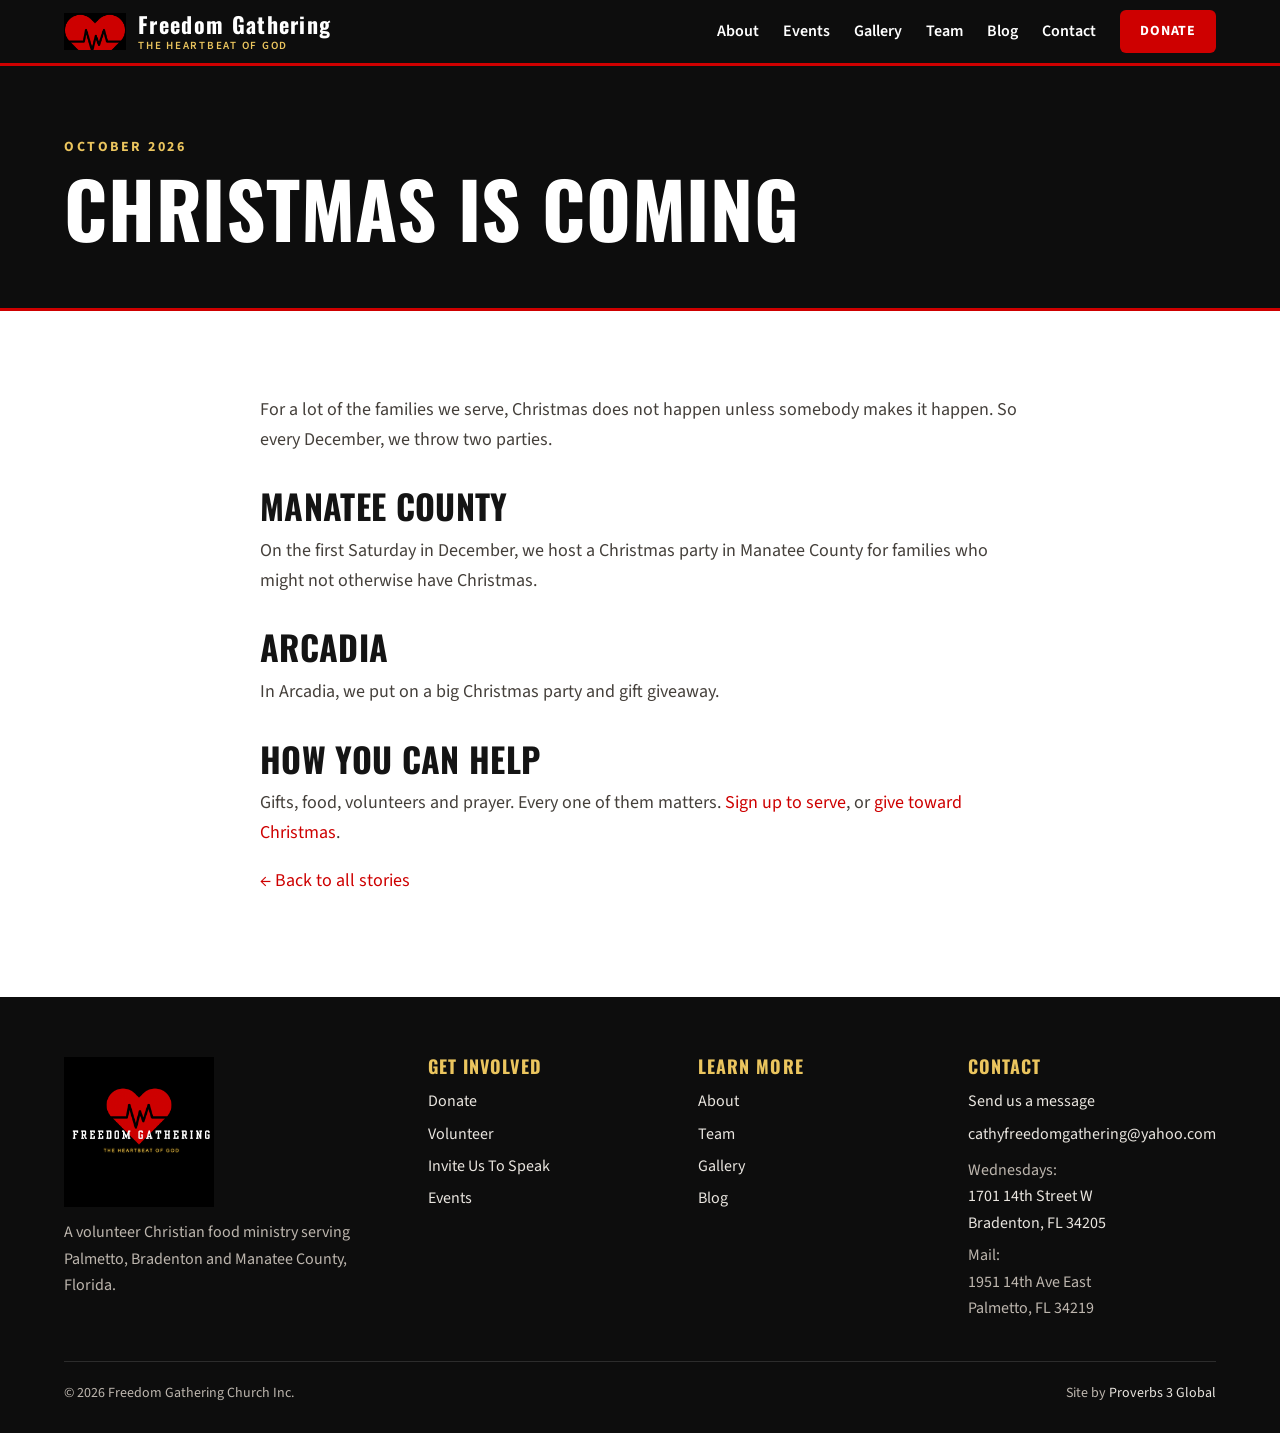
<file: christmas-2026.html>
<!DOCTYPE html>
<html lang="en">
<head>
  <meta charset="UTF-8">
  <meta name="viewport" content="width=device-width, initial-scale=1.0, viewport-fit=cover">
  <meta name="theme-color" content="#0d0d0d">
  <title>Christmas Is Coming | Freedom Gathering</title>
  <meta name="description" content="Freedom Gathering's Christmas parties in Manatee County and Arcadia, and how you can help.">
  <meta property="og:title" content="Christmas Is Coming | Freedom Gathering">
  <meta property="og:description" content="Freedom Gathering's Christmas parties in Manatee County and Arcadia, and how you can help.">
  <meta property="og:image" content="https://freedomgathering.net/assets/img/og.jpg">
  <link rel="icon" href="assets/img/favicon.png">
  <link rel="preconnect" href="https://fonts.googleapis.com">
  <link rel="preconnect" href="https://fonts.gstatic.com" crossorigin>
  <link href="https://fonts.googleapis.com/css2?family=Oswald:wght@500;600;700&family=Source+Sans+3:wght@400;600;700&display=swap" rel="stylesheet">
  <link rel="stylesheet" href="css/style.css">
</head>
<body>
  <a href="#main" class="skip">Skip to content</a>

  <nav class="navbar" aria-label="Main">
    <div class="nav-inner">
      <a href="index.html" class="nav-logo"><img src="assets/img/logo-mark.png" alt=""><span class="nav-word">Freedom Gathering<small>The Heartbeat of God</small></span></a>
      <button class="hamburger" aria-label="Menu" aria-expanded="false"><span></span><span></span><span></span></button>
      <div class="nav-links">
        <a href="about.html">About</a>
        <a href="events.html">Events</a>
        <a href="gallery.html">Gallery</a>
        <a href="team.html">Team</a>
        <a href="blog.html">Blog</a>
        <a href="contact.html">Contact</a>
        <a href="give.html" class="nav-cta">Donate</a>
      </div>
    </div>
  </nav>

  <main id="main">
    <header class="banner">
      <div class="wrap">
        <div class="kicker gold">October 2026</div>
        <h1>Christmas is coming</h1>
      </div>
    </header>

    <section class="section">
      <div class="article">
        <p>For a lot of the families we serve, Christmas does not happen unless somebody makes it happen. So every December, we throw two parties.</p>
        <h2>Manatee County</h2>
        <p>On the first Saturday in December, we host a Christmas party in Manatee County for families who might not otherwise have Christmas.</p>
        <h2>Arcadia</h2>
        <p>In Arcadia, we put on a big Christmas party and gift giveaway.</p>
        <h2>How you can help</h2>
        <p>Gifts, food, volunteers and prayer. Every one of them matters. <a href="contact.html#volunteer">Sign up to serve</a>, or <a href="give.html">give toward Christmas</a>.</p>
        <p><a href="blog.html">&larr; Back to all stories</a></p>
      </div>
    </section>
  </main>

  <footer class="footer">
    <div class="wrap">
      <div class="cols">
        <div class="brand">
          <img src="assets/img/logo.png" alt="Freedom Gathering, The Heartbeat of God">
          <p>A volunteer Christian food ministry serving Palmetto, Bradenton and Manatee County, Florida.</p>
        </div>
        <div>
          <h2 class="foot-h">Get Involved</h2>
          <a href="give.html">Donate</a>
          <a href="contact.html#volunteer">Volunteer</a>
          <a href="contact.html#speak">Invite Us To Speak</a>
          <a href="events.html">Events</a>
        </div>
        <div>
          <h2 class="foot-h">Learn More</h2>
          <a href="about.html">About</a>
          <a href="team.html">Team</a>
          <a href="gallery.html">Gallery</a>
          <a href="blog.html">Blog</a>
        </div>
        <div>
          <h2 class="foot-h">Contact</h2>
          <a href="contact.html">Send us a message</a>
          <a href="mailto:cathyfreedomgathering@yahoo.com">cathyfreedomgathering@yahoo.com</a>
          <p style="margin-top:10px">Wednesdays:<br><a href="https://maps.google.com/?q=1701+14th+Street+W,+Bradenton,+FL+34205">1701 14th Street W<br>Bradenton, FL 34205</a></p>
          <p style="margin-top:6px">Mail:<br>1951 14th Ave East<br>Palmetto, FL 34219</p>
          <!-- TODO: ministry phone and email once Cathy confirms which ones to publish -->
        </div>
      </div>
      <div class="legal">
        <span>&copy; 2026 Freedom Gathering Church Inc.</span>
        <span>Site by <a href="https://provb3global.com" style="display:inline">Proverbs 3 Global</a></span>
      </div>
    </div>
  </footer>
  <div class="mobile-bar" aria-label="Quick actions"><a href="give.html" class="btn btn-red">Donate</a><a href="contact.html#volunteer" class="btn btn-line-light">Volunteer</a></div>
  <script src="js/main.js"></script>
</body>
</html>
</file>
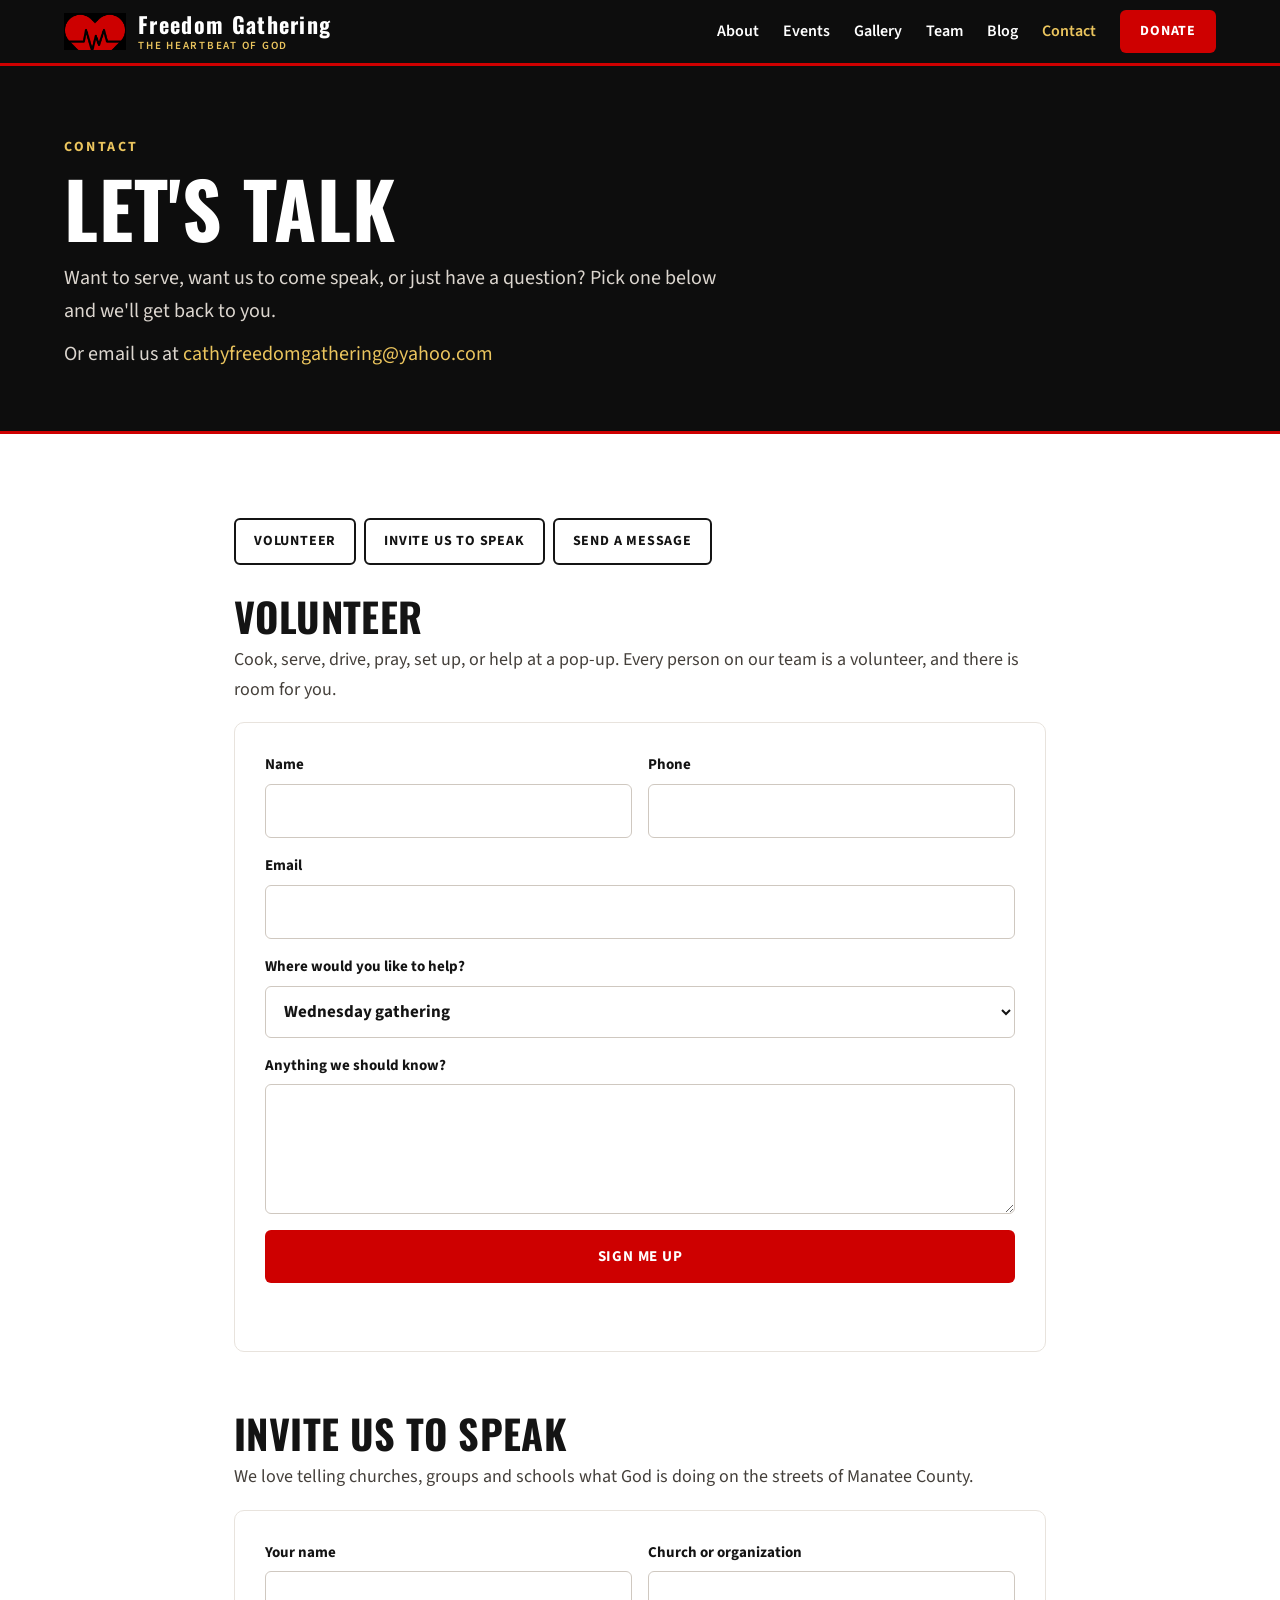
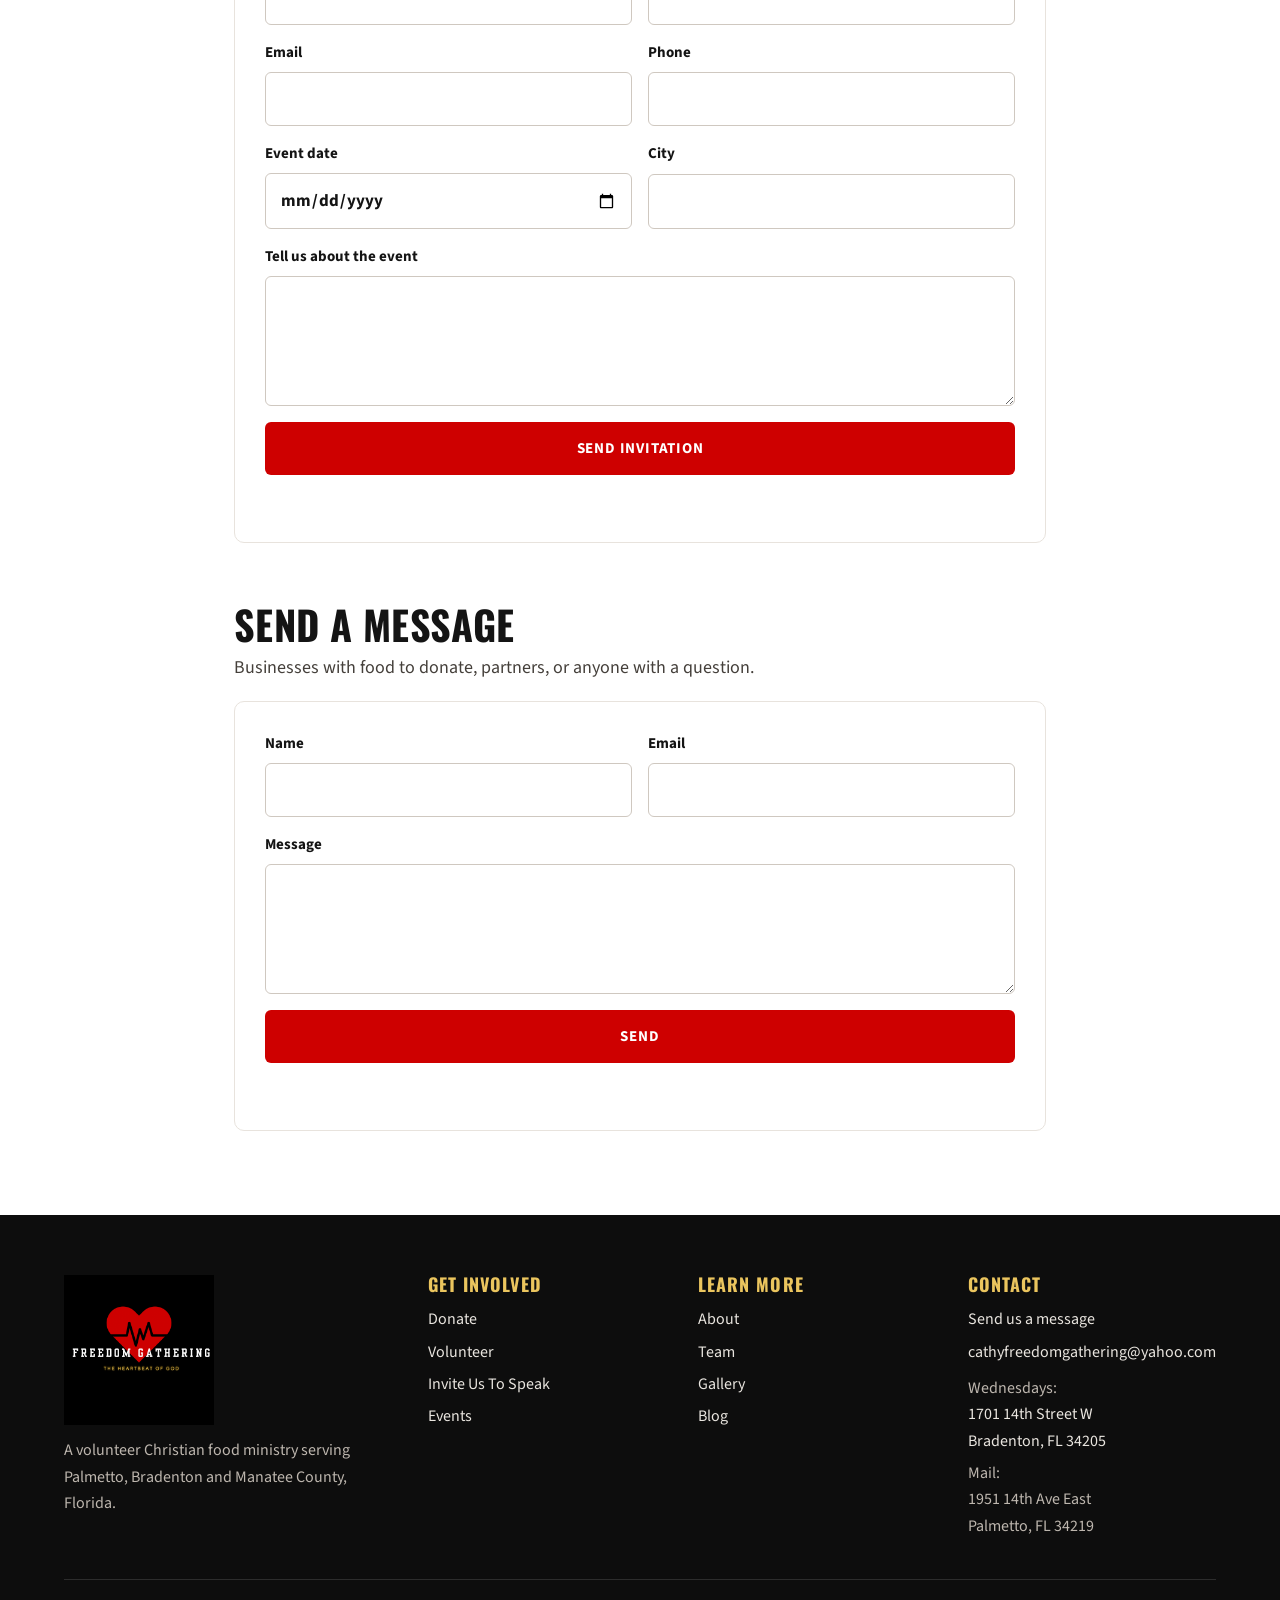
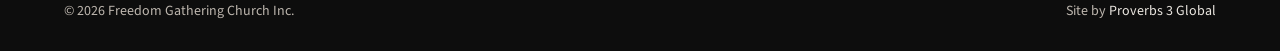
<file: contact.html>
<!DOCTYPE html>
<html lang="en">
<head>
  <meta charset="UTF-8">
  <meta name="viewport" content="width=device-width, initial-scale=1.0, viewport-fit=cover">
  <meta name="theme-color" content="#0d0d0d">
  <title>Contact, Volunteer &amp; Speaking | Freedom Gathering</title>
  <meta name="description" content="Volunteer with Freedom Gathering, invite us to speak at your church or event, or send us a message.">
  <meta property="og:title" content="Contact, Volunteer &amp; Speaking | Freedom Gathering">
  <meta property="og:description" content="Volunteer with Freedom Gathering, invite us to speak at your church or event, or send us a message.">
  <meta property="og:image" content="https://freedomgathering.net/assets/img/og.jpg">
  <link rel="icon" href="assets/img/favicon.png">
  <link rel="preconnect" href="https://fonts.googleapis.com">
  <link rel="preconnect" href="https://fonts.gstatic.com" crossorigin>
  <link href="https://fonts.googleapis.com/css2?family=Oswald:wght@500;600;700&family=Source+Sans+3:wght@400;600;700&display=swap" rel="stylesheet">
  <link rel="stylesheet" href="css/style.css">
</head>
<body>
  <a href="#main" class="skip">Skip to content</a>

  <nav class="navbar" aria-label="Main">
    <div class="nav-inner">
      <a href="index.html" class="nav-logo"><img src="assets/img/logo-mark.png" alt=""><span class="nav-word">Freedom Gathering<small>The Heartbeat of God</small></span></a>
      <button class="hamburger" aria-label="Menu" aria-expanded="false"><span></span><span></span><span></span></button>
      <div class="nav-links">
        <a href="about.html">About</a>
        <a href="events.html">Events</a>
        <a href="gallery.html">Gallery</a>
        <a href="team.html">Team</a>
        <a href="blog.html">Blog</a>
        <a href="contact.html" class="active" aria-current="page">Contact</a>
        <a href="give.html" class="nav-cta">Donate</a>
      </div>
    </div>
  </nav>

  <main id="main">
    <header class="banner">
      <div class="wrap">
        <div class="kicker gold">Contact</div>
        <h1>Let's talk</h1>
        <p>Want to serve, want us to come speak, or just have a question? Pick one below and we'll get back to you.</p>
        <p style="margin-top:10px">Or email us at <a href="mailto:cathyfreedomgathering@yahoo.com" style="color:var(--gold)">cathyfreedomgathering@yahoo.com</a></p>
      </div>
    </header>

    <section class="section">
      <div class="wrap" style="max-width:860px">
        <div class="tabs">
          <a href="#volunteer">Volunteer</a>
          <a href="#speak">Invite Us To Speak</a>
          <a href="#message">Send a Message</a>
        </div>

        <!-- Forms are emailed by the site-forms Cloudflare worker; see FORM_ENDPOINT in js/main.js. -->
        <h2 id="volunteer" style="font-size:40px;margin:30px 0 8px">Volunteer</h2>
        <p style="margin-bottom:18px">Cook, serve, drive, pray, set up, or help at a pop-up. Every person on our team is a volunteer, and there is room for you.</p>
        <form class="form" action="#" method="POST" data-form="volunteer">
          <input type="text" name="_honey" class="hp" tabindex="-1" autocomplete="off" aria-hidden="true">
          <div class="row">
            <label>Name<input name="name" autocomplete="name" required></label>
            <label>Phone<input name="phone" type="tel" autocomplete="tel"></label>
          </div>
          <label>Email<input name="email" type="email" autocomplete="email" required></label>
          <label>Where would you like to help?
            <select name="interest">
              <option>Wednesday gathering</option>
              <option>Mobile route</option>
              <option>Neighborhood pop-ups</option>
              <option>Nursing home and hospice visits</option>
              <option>Christmas events</option>
              <option>Wherever I'm needed</option>
            </select>
          </label>
          <label>Anything we should know?<textarea name="message"></textarea></label>
          <button class="btn btn-red" type="submit">Sign Me Up</button>
          <p class="form-status" role="status" aria-live="polite"></p>
        </form>

        <h2 id="speak" style="font-size:40px;margin:60px 0 8px">Invite Us To Speak</h2>
        <p style="margin-bottom:18px">We love telling churches, groups and schools what God is doing on the streets of Manatee County.</p>
        <form class="form" action="#" method="POST" data-form="speak">
          <input type="text" name="_honey" class="hp" tabindex="-1" autocomplete="off" aria-hidden="true">
          <div class="row">
            <label>Your name<input name="name" autocomplete="name" required></label>
            <label>Church or organization<input name="organization" autocomplete="organization"></label>
          </div>
          <div class="row">
            <label>Email<input name="email" type="email" autocomplete="email" required></label>
            <label>Phone<input name="phone" type="tel" autocomplete="tel"></label>
          </div>
          <div class="row">
            <label>Event date<input name="date" type="date"></label>
            <label>City<input name="city"></label>
          </div>
          <label>Tell us about the event<textarea name="message"></textarea></label>
          <button class="btn btn-red" type="submit">Send Invitation</button>
          <p class="form-status" role="status" aria-live="polite"></p>
        </form>

        <h2 id="message" style="font-size:40px;margin:60px 0 8px">Send a Message</h2>
        <p style="margin-bottom:18px">Businesses with food to donate, partners, or anyone with a question.</p>
        <form class="form" action="#" method="POST" data-form="message">
          <input type="text" name="_honey" class="hp" tabindex="-1" autocomplete="off" aria-hidden="true">
          <div class="row">
            <label>Name<input name="name" autocomplete="name" required></label>
            <label>Email<input name="email" type="email" autocomplete="email" required></label>
          </div>
          <label>Message<textarea name="message" required></textarea></label>
          <button class="btn btn-red" type="submit">Send</button>
          <p class="form-status" role="status" aria-live="polite"></p>
        </form>
      </div>
    </section>
  </main>

  <footer class="footer">
    <div class="wrap">
      <div class="cols">
        <div class="brand">
          <img src="assets/img/logo.png" alt="Freedom Gathering, The Heartbeat of God">
          <p>A volunteer Christian food ministry serving Palmetto, Bradenton and Manatee County, Florida.</p>
        </div>
        <div>
          <h2 class="foot-h">Get Involved</h2>
          <a href="give.html">Donate</a>
          <a href="contact.html#volunteer">Volunteer</a>
          <a href="contact.html#speak">Invite Us To Speak</a>
          <a href="events.html">Events</a>
        </div>
        <div>
          <h2 class="foot-h">Learn More</h2>
          <a href="about.html">About</a>
          <a href="team.html">Team</a>
          <a href="gallery.html">Gallery</a>
          <a href="blog.html">Blog</a>
        </div>
        <div>
          <h2 class="foot-h">Contact</h2>
          <a href="contact.html">Send us a message</a>
          <a href="mailto:cathyfreedomgathering@yahoo.com">cathyfreedomgathering@yahoo.com</a>
          <p style="margin-top:10px">Wednesdays:<br><a href="https://maps.google.com/?q=1701+14th+Street+W,+Bradenton,+FL+34205">1701 14th Street W<br>Bradenton, FL 34205</a></p>
          <p style="margin-top:6px">Mail:<br>1951 14th Ave East<br>Palmetto, FL 34219</p>
          <!-- TODO: ministry phone and email once Cathy confirms which ones to publish -->
        </div>
      </div>
      <div class="legal">
        <span>&copy; 2026 Freedom Gathering Church Inc.</span>
        <span>Site by <a href="https://provb3global.com" style="display:inline">Proverbs 3 Global</a></span>
      </div>
    </div>
  </footer>
  <div class="mobile-bar" aria-label="Quick actions"><a href="give.html" class="btn btn-red">Donate</a><a href="contact.html#volunteer" class="btn btn-line-light">Volunteer</a></div>
  <script src="js/main.js"></script>
</body>
</html>
</file>
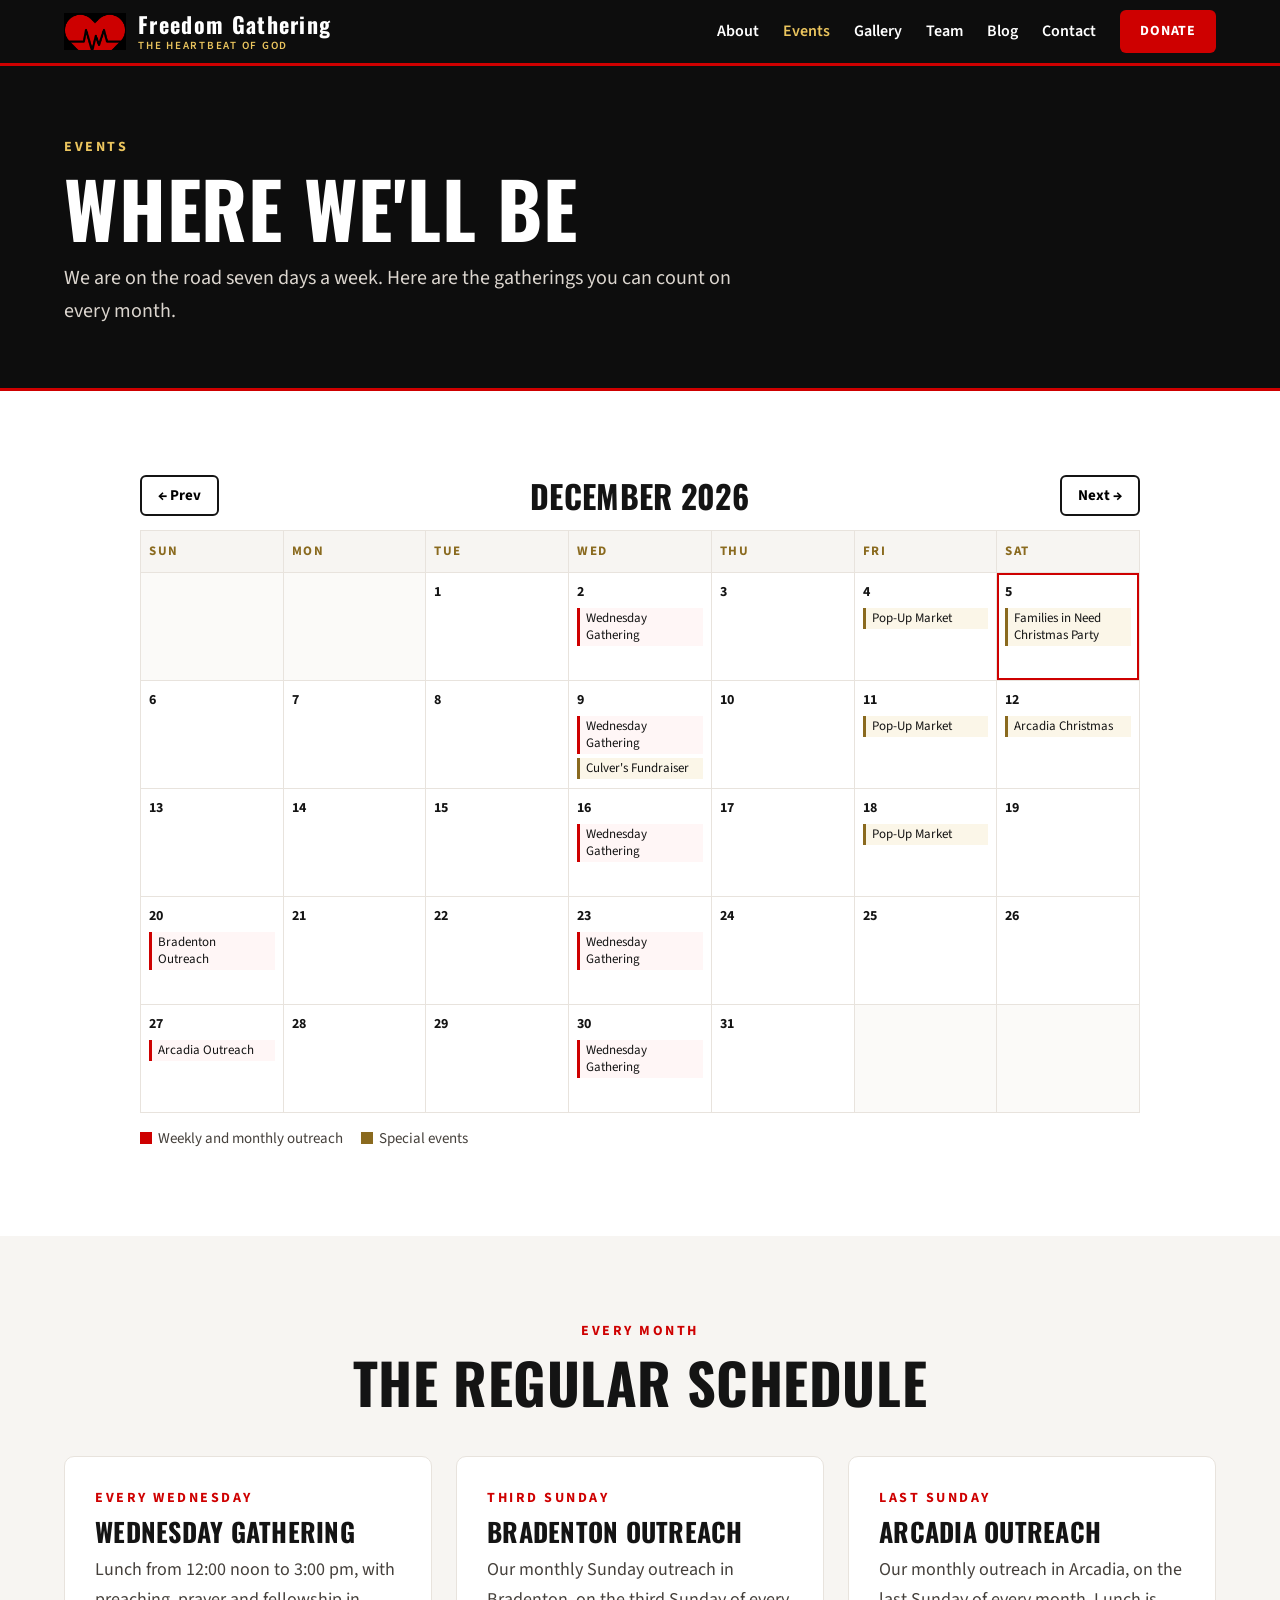
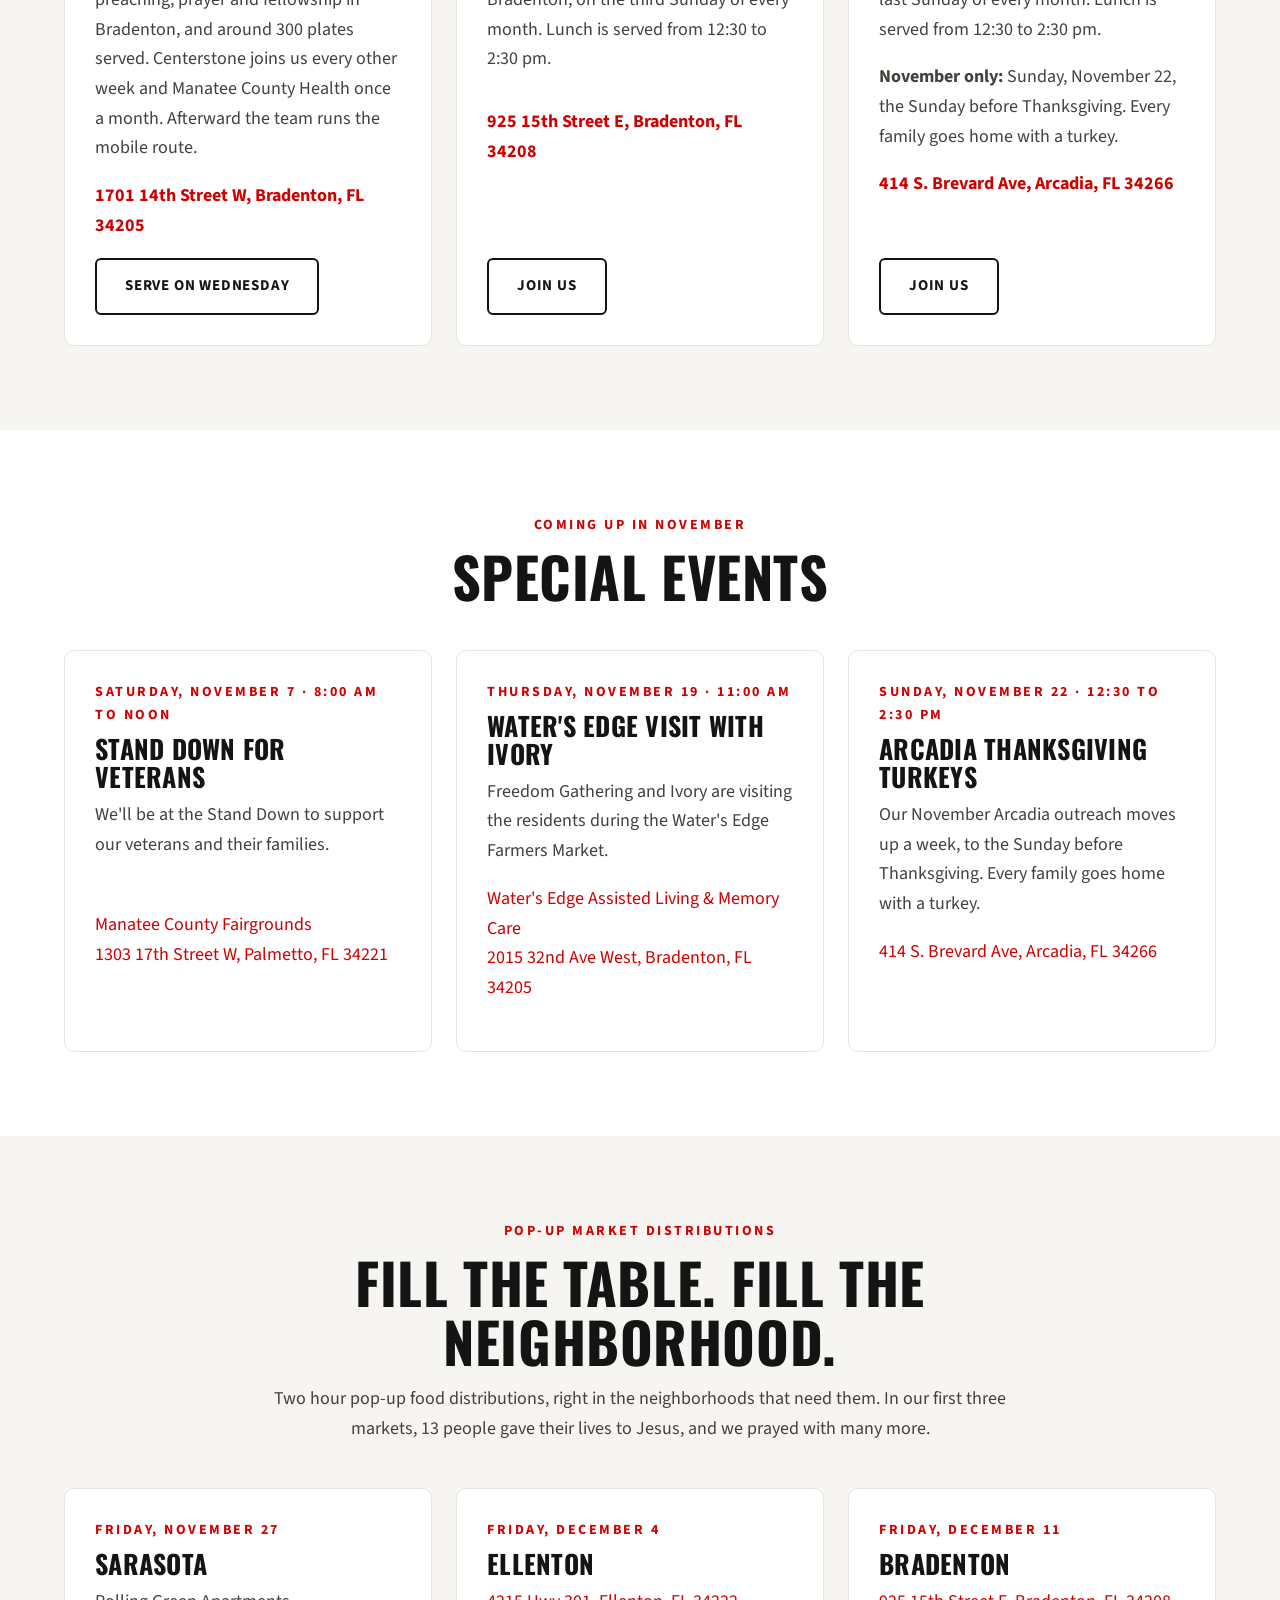
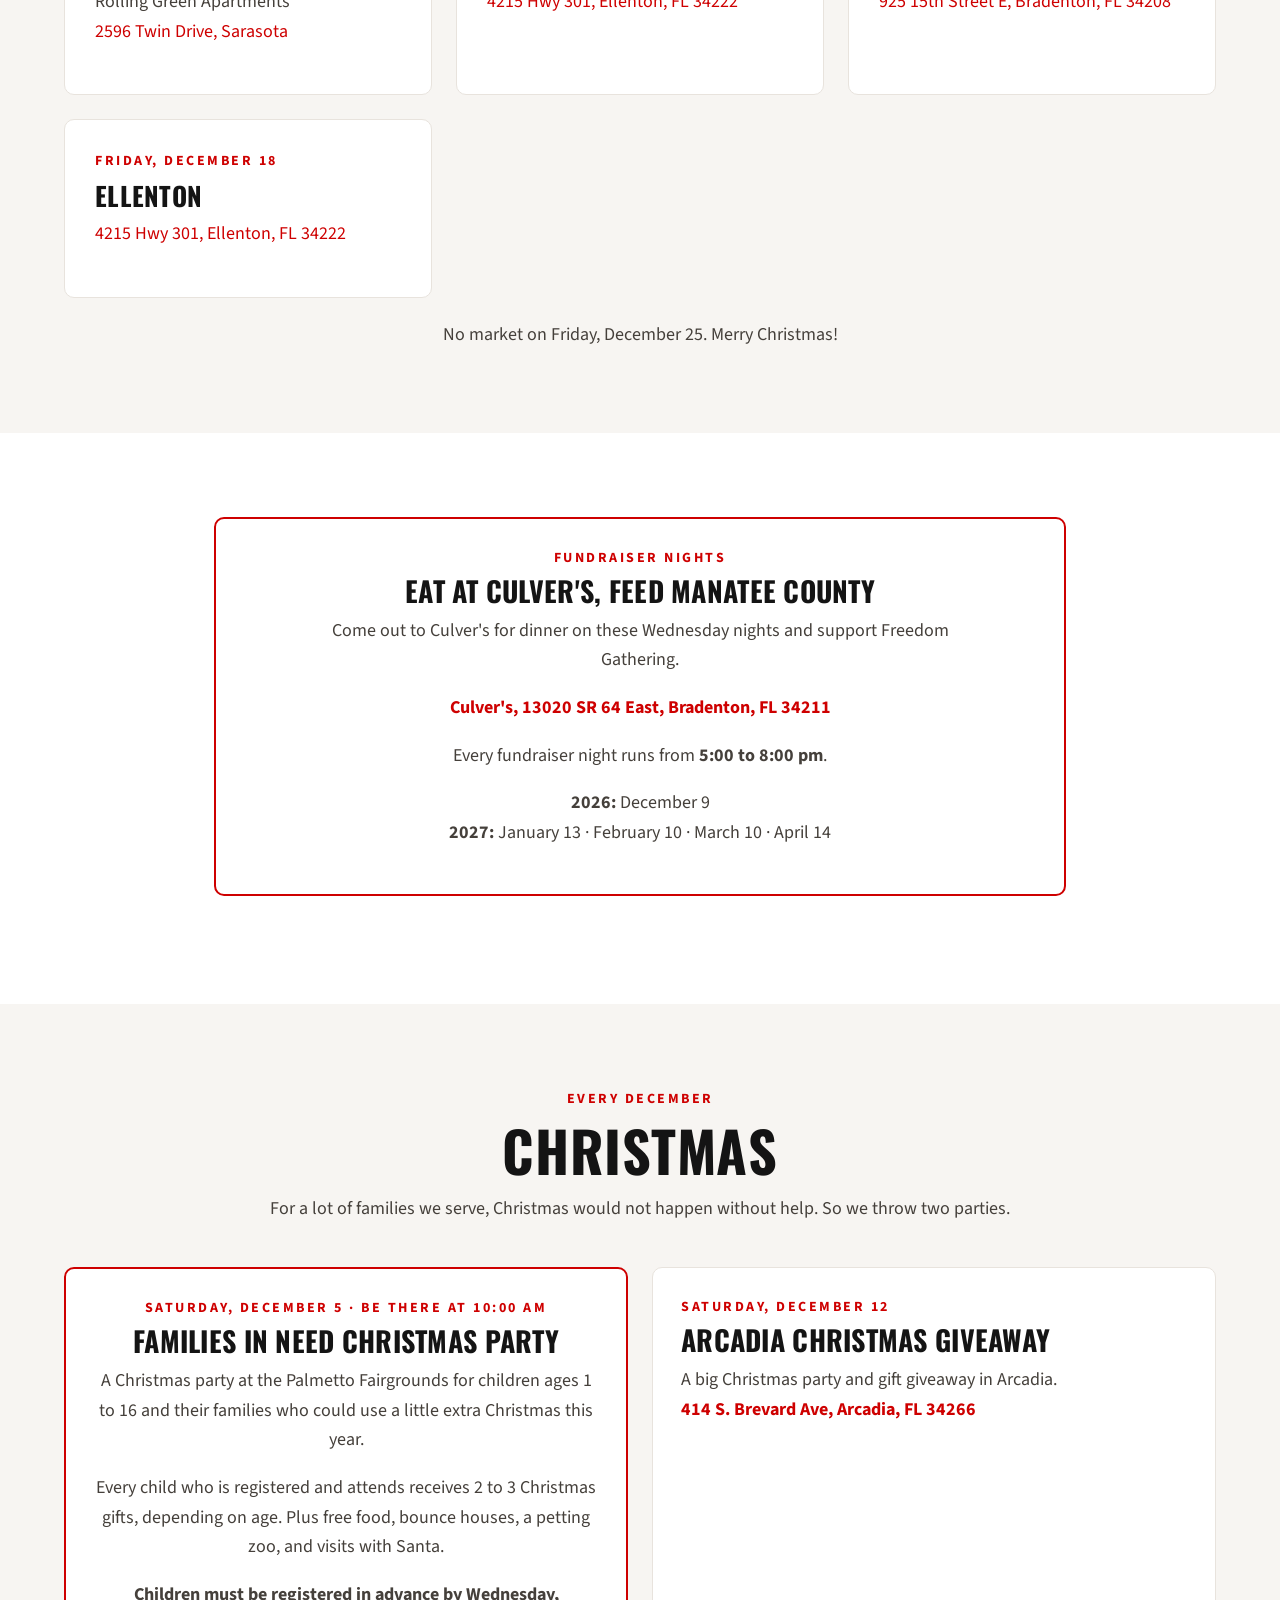
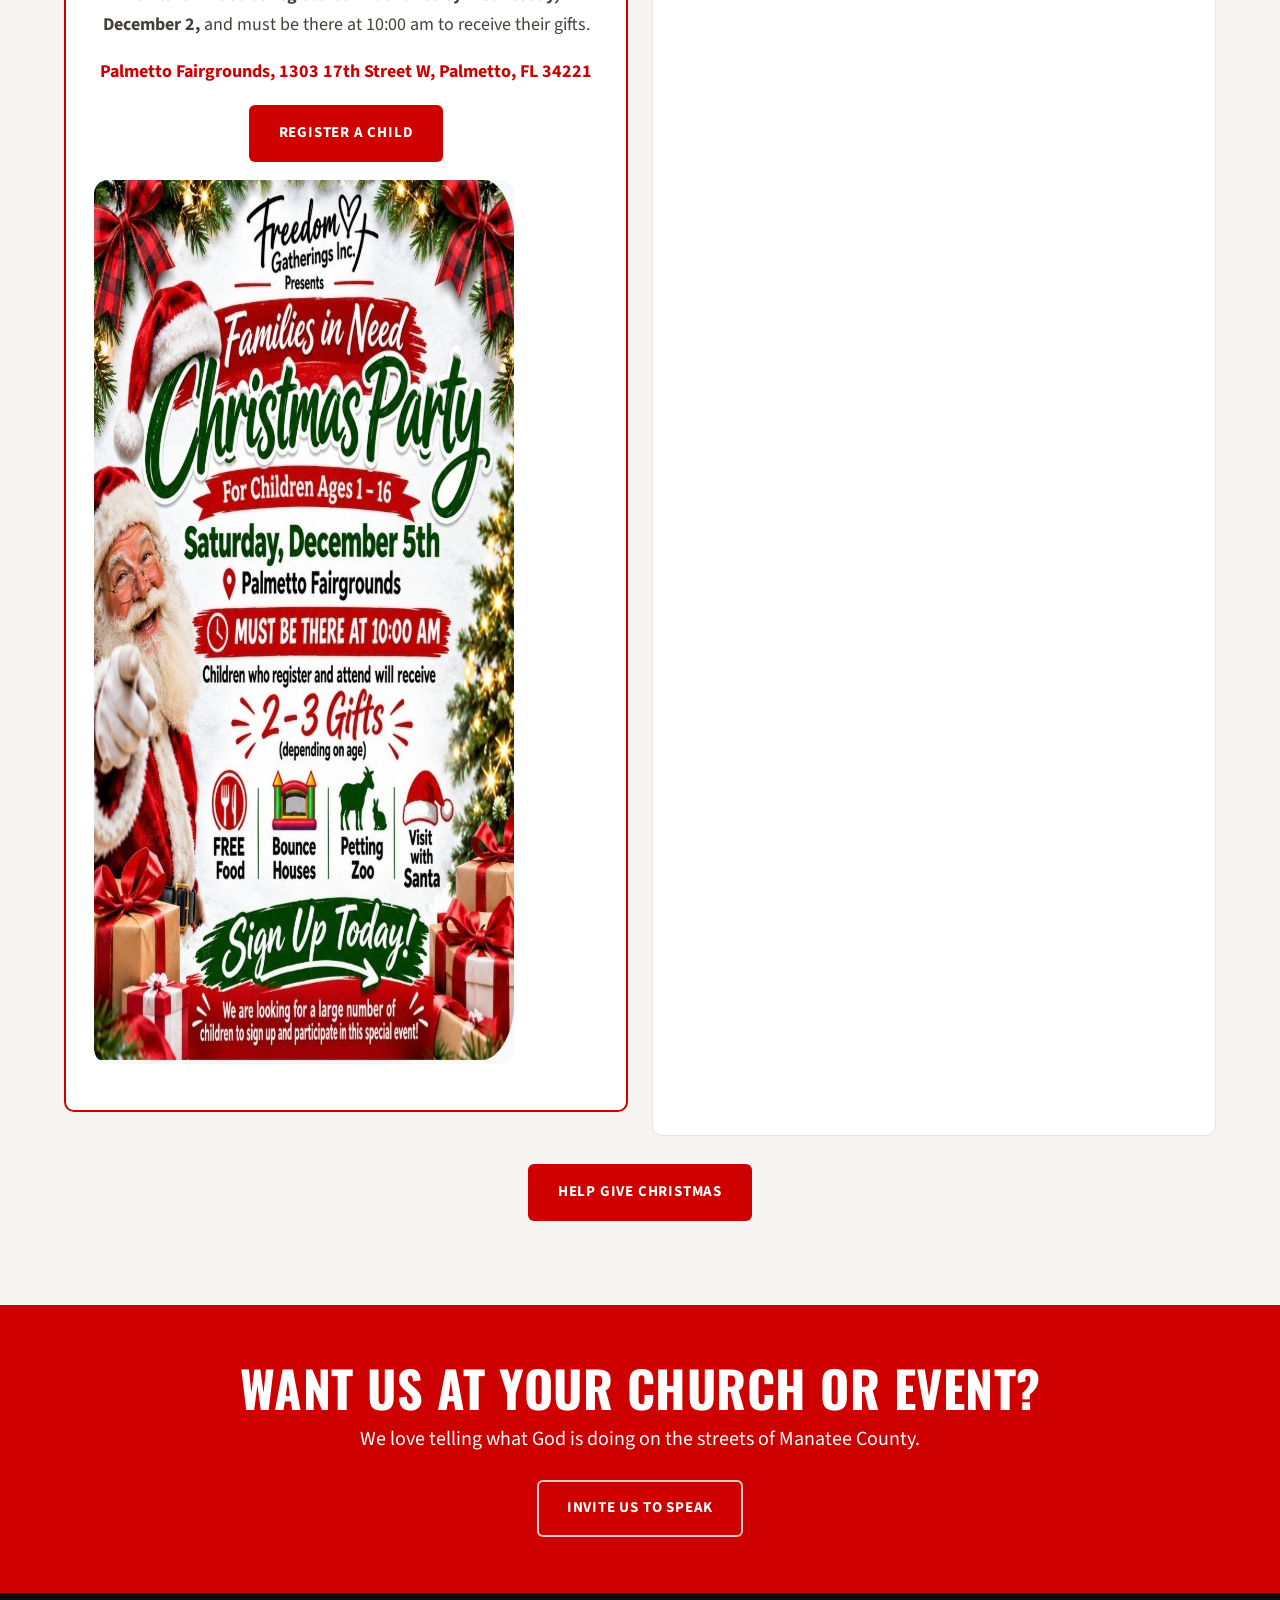
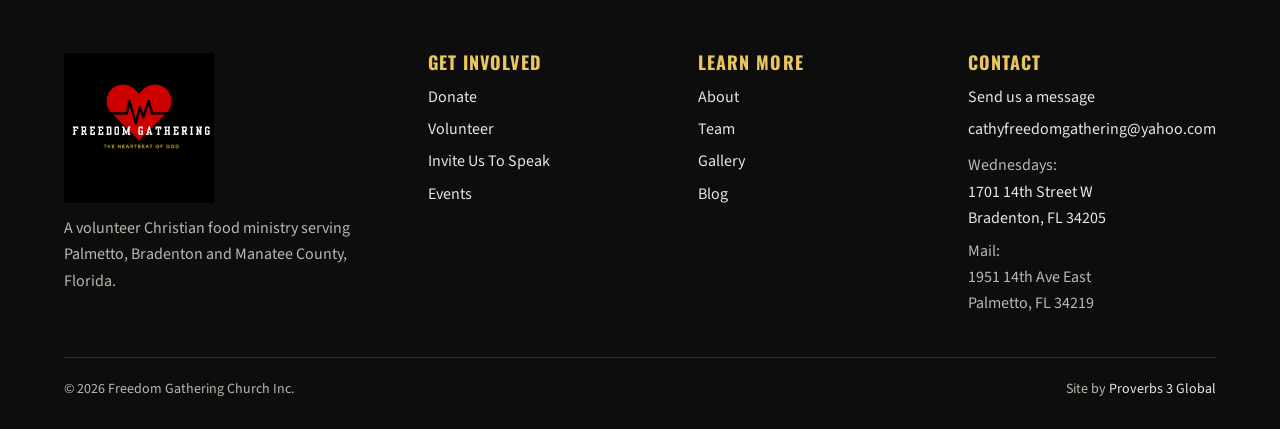
<file: events.html>
<!DOCTYPE html>
<html lang="en">
<head>
  <meta charset="UTF-8">
  <meta name="viewport" content="width=device-width, initial-scale=1.0, viewport-fit=cover">
  <meta name="theme-color" content="#0d0d0d">
  <title>Events &amp; Outreach Calendar | Freedom Gathering</title>
  <meta name="description" content="Where Freedom Gathering will be this month: Wednesdays in Bradenton, monthly Sunday outreaches in Bradenton and Arcadia, and Christmas events in Manatee County and Arcadia.">
  <meta property="og:title" content="Events &amp; Outreach Calendar | Freedom Gathering">
  <meta property="og:description" content="Where Freedom Gathering will be this month: Wednesdays in Bradenton, monthly Sunday outreaches in Bradenton and Arcadia, and Christmas events in Manatee County and Arcadia.">
  <meta property="og:image" content="https://freedomgathering.net/assets/img/og.jpg">
  <link rel="icon" href="assets/img/favicon.png">
  <link rel="preconnect" href="https://fonts.googleapis.com">
  <link rel="preconnect" href="https://fonts.gstatic.com" crossorigin>
  <link href="https://fonts.googleapis.com/css2?family=Oswald:wght@500;600;700&family=Source+Sans+3:wght@400;600;700&display=swap" rel="stylesheet">
  <link rel="stylesheet" href="css/style.css">
</head>
<body>
  <a href="#main" class="skip">Skip to content</a>

  <nav class="navbar" aria-label="Main">
    <div class="nav-inner">
      <a href="index.html" class="nav-logo"><img src="assets/img/logo-mark.png" alt=""><span class="nav-word">Freedom Gathering<small>The Heartbeat of God</small></span></a>
      <button class="hamburger" aria-label="Menu" aria-expanded="false"><span></span><span></span><span></span></button>
      <div class="nav-links">
        <a href="about.html">About</a>
        <a href="events.html" class="active" aria-current="page">Events</a>
        <a href="gallery.html">Gallery</a>
        <a href="team.html">Team</a>
        <a href="blog.html">Blog</a>
        <a href="contact.html">Contact</a>
        <a href="give.html" class="nav-cta">Donate</a>
      </div>
    </div>
  </nav>

  <main id="main">
    <header class="banner">
      <div class="wrap">
        <div class="kicker gold">Events</div>
        <h1>Where we'll be</h1>
        <p>We are on the road seven days a week. Here are the gatherings you can count on every month.</p>
      </div>
    </header>

    <section class="section">
      <div class="wrap">
        <div class="cal-wrap" id="calendar"></div>
        <div class="cal-legend cal-wrap"><span>Weekly and monthly outreach</span><span class="gold">Special events</span></div>
      </div>
    </section>

    <section class="section soft">
      <div class="wrap">
        <div class="section-head">
          <div class="kicker">Every month</div>
          <h2>The regular schedule</h2>
        </div>
        <div class="cards">
          <div class="card">
            <div class="kicker">Every Wednesday</div>
            <h3>Wednesday Gathering</h3>
            <p>Lunch from 12:00 noon to 3:00 pm, with preaching, prayer and fellowship in Bradenton, and around 300 plates served. Centerstone joins us every other week and Manatee County Health once a month. Afterward the team runs the mobile route.</p>
            <p><b><a href="https://maps.google.com/?q=1701+14th+Street+W,+Bradenton,+FL+34205">1701 14th Street W, Bradenton, FL 34205</a></b></p>
            <a href="contact.html#volunteer" class="btn btn-line">Serve on Wednesday</a>
          </div>
          <div class="card">
            <div class="kicker">Third Sunday</div>
            <h3>Bradenton Outreach</h3>
            <p>Our monthly Sunday outreach in Bradenton, on the third Sunday of every month. Lunch is served from 12:30 to 2:30 pm.</p>
            <p><b><a href="https://maps.google.com/?q=925+15th+Street+E,+Bradenton,+FL+34208">925 15th Street E, Bradenton, FL 34208</a></b></p>
            <a href="contact.html#volunteer" class="btn btn-line">Join Us</a>
          </div>
          <div class="card">
            <div class="kicker">Last Sunday</div>
            <h3>Arcadia Outreach</h3>
            <p>Our monthly outreach in Arcadia, on the last Sunday of every month. Lunch is served from 12:30 to 2:30 pm.</p>
            <p><b>November only:</b> Sunday, November 22, the Sunday before Thanksgiving. Every family goes home with a turkey.</p>
            <p><b><a href="https://maps.google.com/?q=414+S+Brevard+Ave,+Arcadia,+FL+34266">414 S. Brevard Ave, Arcadia, FL 34266</a></b></p>
            <a href="contact.html#volunteer" class="btn btn-line">Join Us</a>
          </div>
        </div>
      </div>
    </section>

    <section class="section">
      <div class="wrap">
        <div class="section-head">
          <div class="kicker">Coming up in November</div>
          <h2>Special events</h2>
        </div>
        <div class="cards">
          <div class="card">
            <div class="kicker">Saturday, November 7 &middot; 8:00 am to noon</div>
            <h3>Stand Down for Veterans</h3>
            <p>We'll be at the Stand Down to support our veterans and their families.</p>
            <p><a href="https://maps.google.com/?q=Manatee+County+Fairgrounds,+1303+17th+Street+W,+Palmetto,+FL+34221">Manatee County Fairgrounds<br>1303 17th Street W, Palmetto, FL 34221</a></p>
          </div>
          <div class="card">
            <div class="kicker">Thursday, November 19 &middot; 11:00 am</div>
            <h3>Water's Edge Visit with Ivory</h3>
            <p>Freedom Gathering and Ivory are visiting the residents during the Water's Edge Farmers Market.</p>
            <p><a href="https://maps.google.com/?q=2015+32nd+Ave+W,+Bradenton,+FL+34205">Water's Edge Assisted Living &amp; Memory Care<br>2015 32nd Ave West, Bradenton, FL 34205</a></p>
          </div>
          <div class="card">
            <div class="kicker">Sunday, November 22 &middot; 12:30 to 2:30 pm</div>
            <h3>Arcadia Thanksgiving Turkeys</h3>
            <p>Our November Arcadia outreach moves up a week, to the Sunday before Thanksgiving. Every family goes home with a turkey.</p>
            <p><a href="https://maps.google.com/?q=414+S+Brevard+Ave,+Arcadia,+FL+34266">414 S. Brevard Ave, Arcadia, FL 34266</a></p>
          </div>
        </div>
      </div>
    </section>

    <section class="section soft">
      <div class="wrap">
        <div class="section-head">
          <div class="kicker">Pop-up market distributions</div>
          <h2>Fill the Table. Fill the Neighborhood.</h2>
          <p>Two hour pop-up food distributions, right in the neighborhoods that need them. In our first three markets, 13 people gave their lives to Jesus, and we prayed with many more.</p>
        </div>
        <div class="cards">
          <div class="card">
            <div class="kicker">Friday, November 27</div>
            <h3>Sarasota</h3>
            <p>Rolling Green Apartments<br><a href="https://maps.google.com/?q=2596+Twin+Drive,+Sarasota,+FL">2596 Twin Drive, Sarasota</a></p>
          </div>
          <div class="card">
            <div class="kicker">Friday, December 4</div>
            <h3>Ellenton</h3>
            <p><a href="https://maps.google.com/?q=4215+Hwy+301,+Ellenton,+FL+34222">4215 Hwy 301, Ellenton, FL 34222</a></p>
          </div>
          <div class="card">
            <div class="kicker">Friday, December 11</div>
            <h3>Bradenton</h3>
            <p><a href="https://maps.google.com/?q=925+15th+Street+E,+Bradenton,+FL+34208">925 15th Street E, Bradenton, FL 34208</a></p>
          </div>
          <div class="card">
            <div class="kicker">Friday, December 18</div>
            <h3>Ellenton</h3>
            <p><a href="https://maps.google.com/?q=4215+Hwy+301,+Ellenton,+FL+34222">4215 Hwy 301, Ellenton, FL 34222</a></p>
          </div>
        </div>
        <p class="center" style="margin-top:22px">No market on Friday, December 25. Merry Christmas!</p>
      </div>
    </section>

    <section class="section">
      <div class="wrap" style="max-width:900px">
        <div class="need need-feature">
          <div class="kicker">Fundraiser nights</div>
          <h3>Eat at Culver's, Feed Manatee County</h3>
          <p>Come out to Culver's for dinner on these Wednesday nights and support Freedom Gathering.</p>
          <p><b><a href="https://maps.google.com/?q=Culver%27s,+13020+SR+64+East,+Bradenton,+FL+34211">Culver's, 13020 SR 64 East, Bradenton, FL 34211</a></b></p>
          <p>Every fundraiser night runs from <b>5:00 to 8:00 pm</b>.</p>
          <p><b>2026:</b> December 9<br><b>2027:</b> January 13 &middot; February 10 &middot; March 10 &middot; April 14</p>
        </div>
      </div>
    </section>

    <section class="section soft">
      <div class="wrap">
        <div class="section-head">
          <div class="kicker">Every December</div>
          <h2>Christmas</h2>
          <p>For a lot of families we serve, Christmas would not happen without help. So we throw two parties.</p>
        </div>
        <div class="needs">
          <div class="need need-feature" id="christmas-party">
            <div class="kicker">Saturday, December 5 &middot; Be there at 10:00 am</div>
            <h3>Families in Need Christmas Party</h3>
            <p>A Christmas party at the Palmetto Fairgrounds for children ages 1 to 16 and their families who could use a little extra Christmas this year.</p>
            <p>Every child who is registered and attends receives 2 to 3 Christmas gifts, depending on age. Plus free food, bounce houses, a petting zoo, and visits with Santa.</p>
            <p><b>Children must be registered in advance by Wednesday, December 2,</b> and must be there at 10:00 am to receive their gifts.</p>
            <p><b><a href="https://maps.google.com/?q=1303+17th+Street+W,+Palmetto,+FL+34221">Palmetto Fairgrounds, 1303 17th Street W, Palmetto, FL 34221</a></b></p>
            <p><a href="https://form.jotform.com/263274039427157" class="btn btn-red" target="_blank" rel="noopener">Register a Child</a></p>
            <p><img src="assets/img/christmas-2026-flyer.jpg" width="804" height="884" loading="lazy" decoding="async" alt="Families in Need Christmas Party flyer: Saturday, December 5, Palmetto Fairgrounds, children ages 1 to 16, be there at 10:00 am, 2 to 3 gifts, free food, bounce houses, petting zoo, visit with Santa" style="width:100%;max-width:420px;border-radius:14px;margin-top:8px"></p>
          </div>
          <div class="need">
            <div class="kicker">Saturday, December 12</div>
            <h3>Arcadia Christmas Giveaway</h3>
            <p>A big Christmas party and gift giveaway in Arcadia.</p>
            <p><b><a href="https://maps.google.com/?q=414+S+Brevard+Ave,+Arcadia,+FL+34266">414 S. Brevard Ave, Arcadia, FL 34266</a></b></p>
          </div>
        </div>
        <p class="center" style="margin-top:28px"><a href="give.html" class="btn btn-red">Help Give Christmas</a></p>
      </div>
    </section>

    <section class="cta-band">
      <div class="wrap">
        <h2>Want us at your church or event?</h2>
        <p>We love telling what God is doing on the streets of Manatee County.</p>
        <div class="btn-row"><a href="contact.html#speak" class="btn btn-line-light">Invite Us To Speak</a></div>
      </div>
    </section>
  </main>

  <footer class="footer">
    <div class="wrap">
      <div class="cols">
        <div class="brand">
          <img src="assets/img/logo.png" alt="Freedom Gathering, The Heartbeat of God">
          <p>A volunteer Christian food ministry serving Palmetto, Bradenton and Manatee County, Florida.</p>
        </div>
        <div>
          <h2 class="foot-h">Get Involved</h2>
          <a href="give.html">Donate</a>
          <a href="contact.html#volunteer">Volunteer</a>
          <a href="contact.html#speak">Invite Us To Speak</a>
          <a href="events.html">Events</a>
        </div>
        <div>
          <h2 class="foot-h">Learn More</h2>
          <a href="about.html">About</a>
          <a href="team.html">Team</a>
          <a href="gallery.html">Gallery</a>
          <a href="blog.html">Blog</a>
        </div>
        <div>
          <h2 class="foot-h">Contact</h2>
          <a href="contact.html">Send us a message</a>
          <a href="mailto:cathyfreedomgathering@yahoo.com">cathyfreedomgathering@yahoo.com</a>
          <p style="margin-top:10px">Wednesdays:<br><a href="https://maps.google.com/?q=1701+14th+Street+W,+Bradenton,+FL+34205">1701 14th Street W<br>Bradenton, FL 34205</a></p>
          <p style="margin-top:6px">Mail:<br>1951 14th Ave East<br>Palmetto, FL 34219</p>
          <!-- TODO: ministry phone and email once Cathy confirms which ones to publish -->
        </div>
      </div>
      <div class="legal">
        <span>&copy; 2026 Freedom Gathering Church Inc.</span>
        <span>Site by <a href="https://provb3global.com" style="display:inline">Proverbs 3 Global</a></span>
      </div>
    </div>
  </footer>
  <div class="mobile-bar" aria-label="Quick actions"><a href="give.html" class="btn btn-red">Donate</a><a href="contact.html#volunteer" class="btn btn-line-light">Volunteer</a></div>
  <script src="js/main.js"></script>
</body>
</html>
</file>
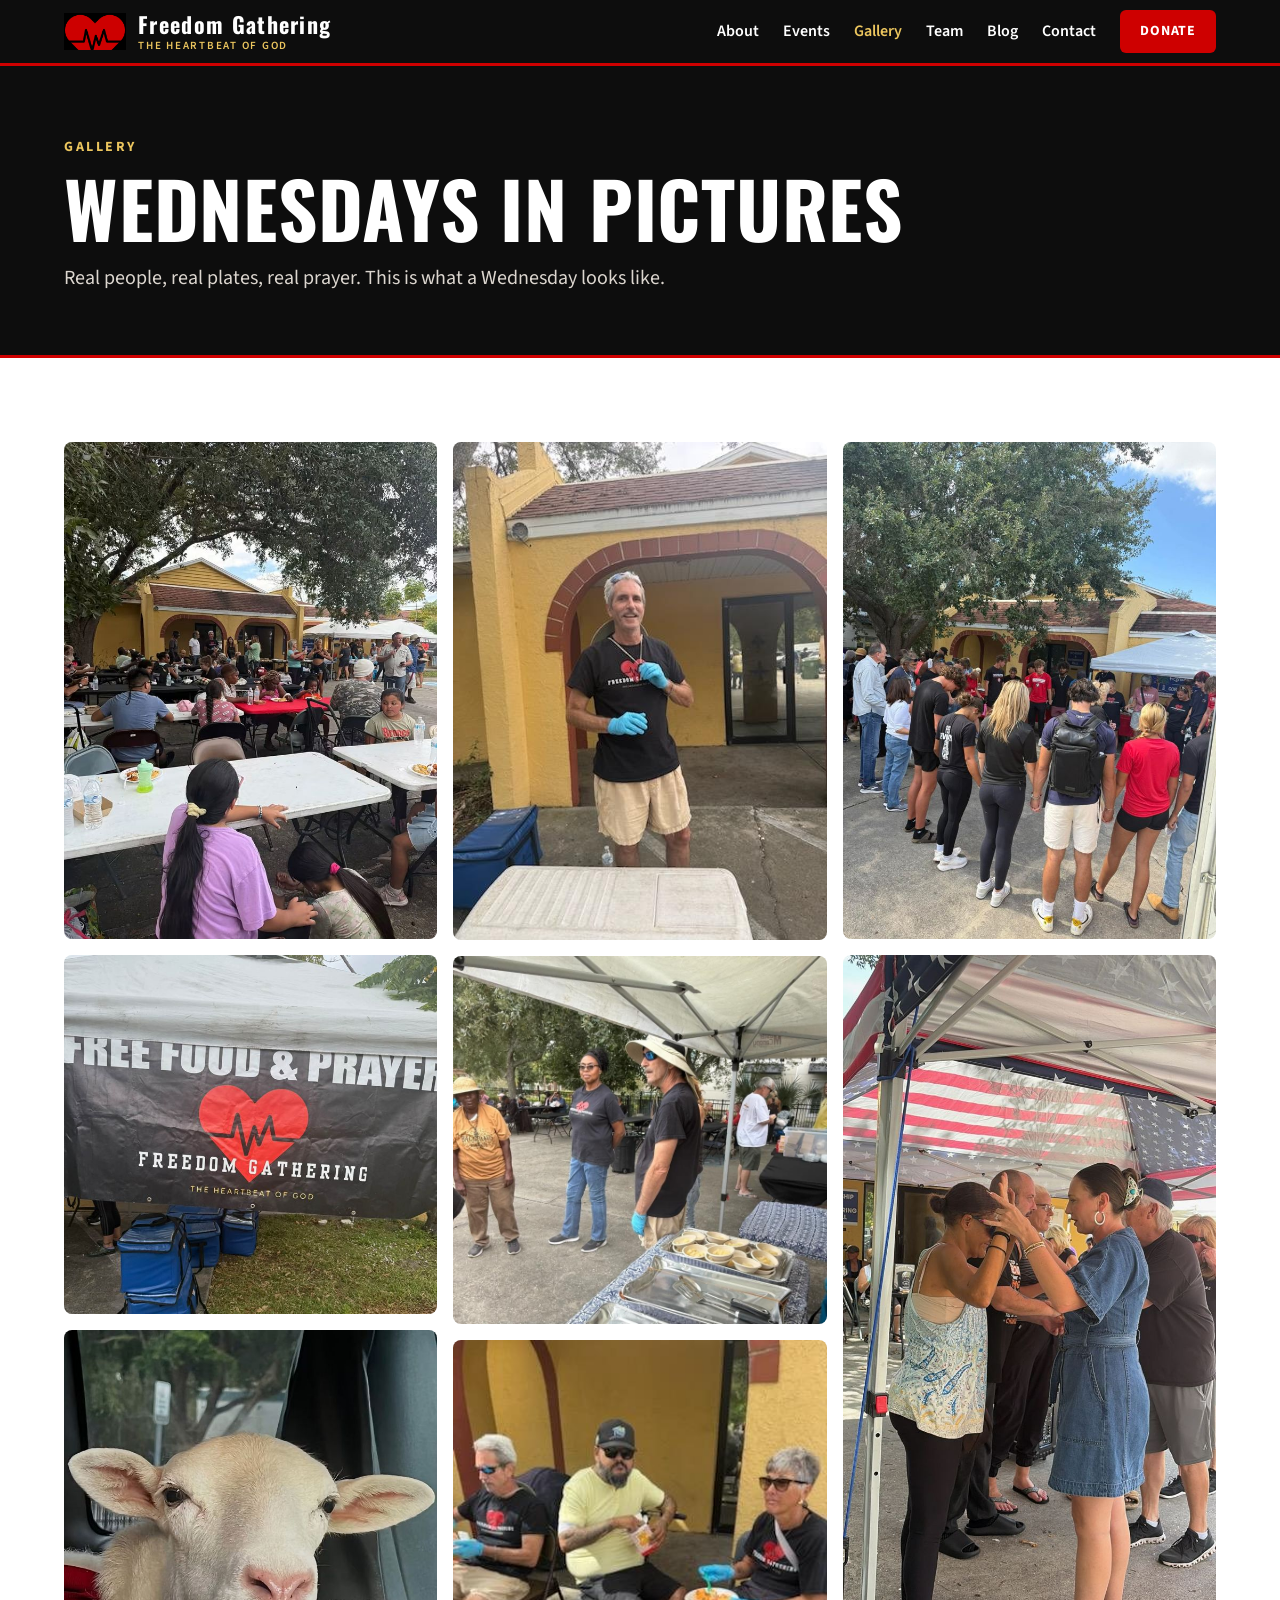
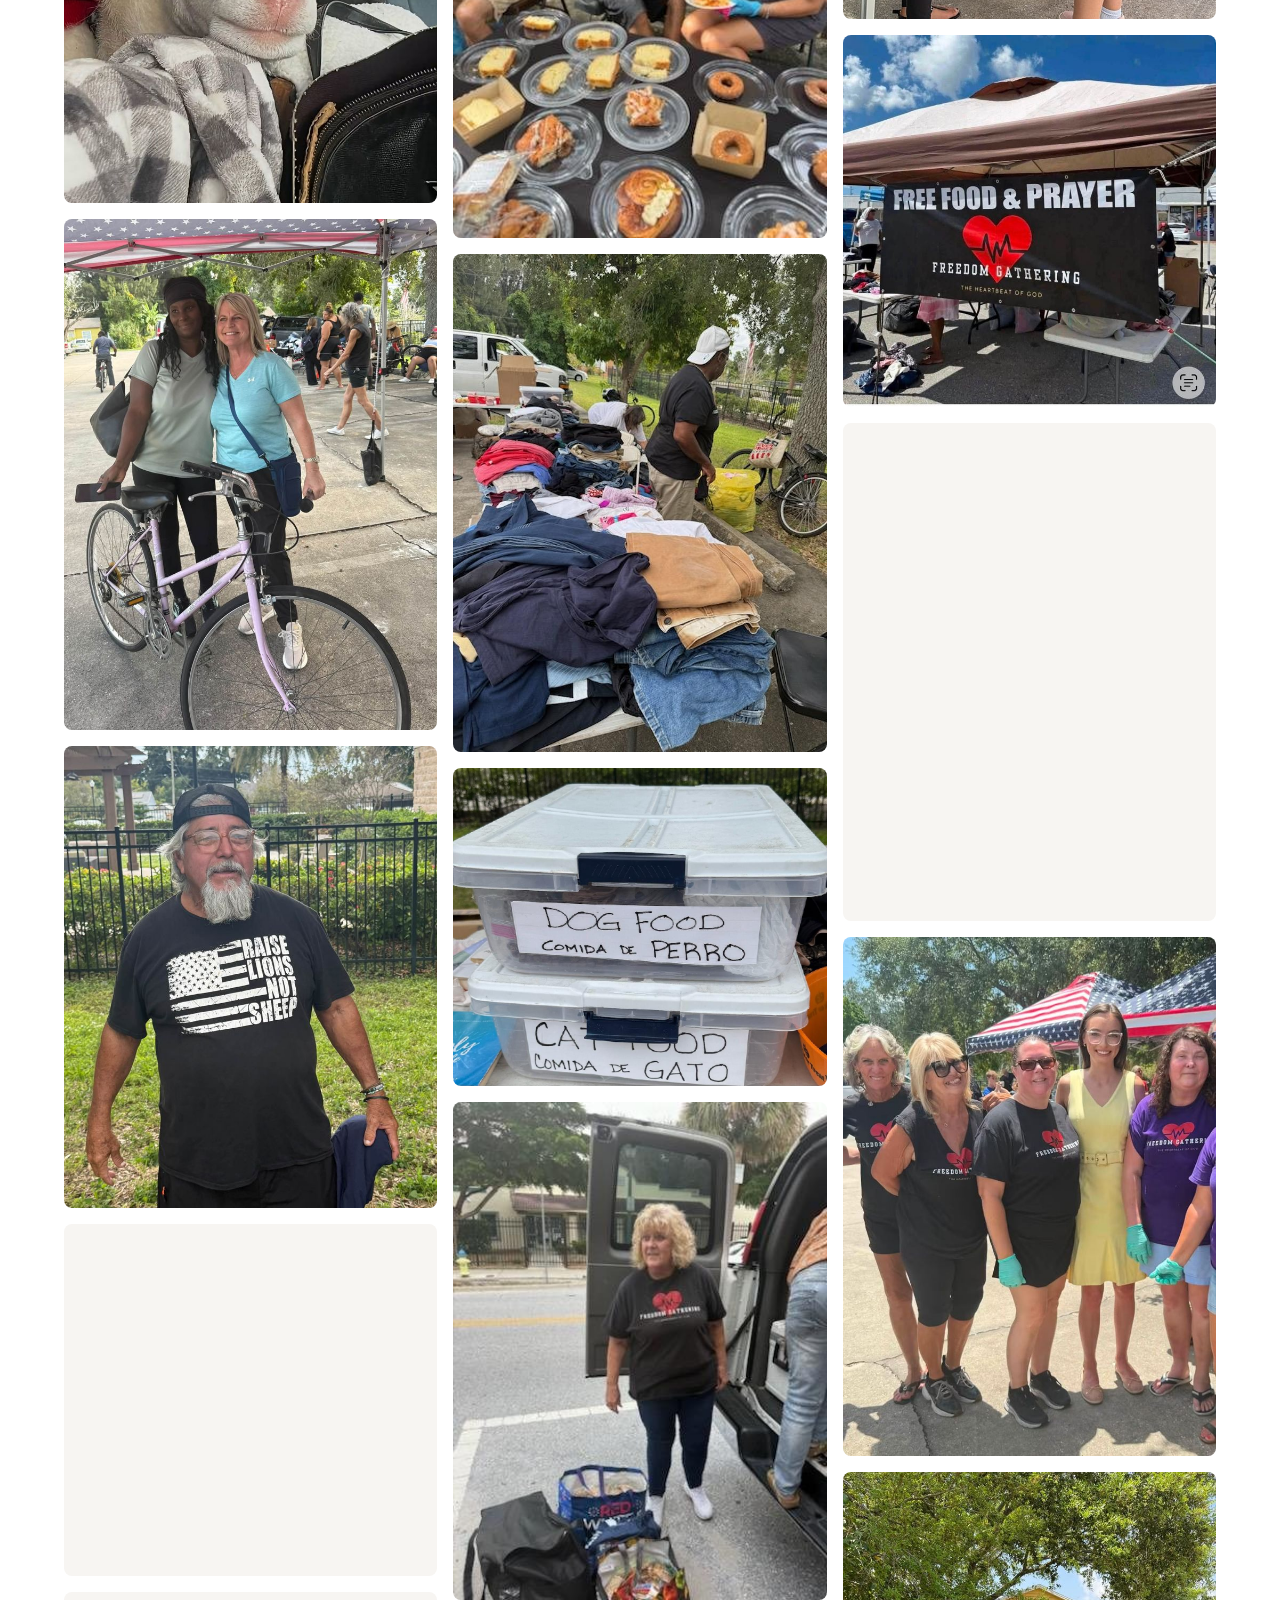
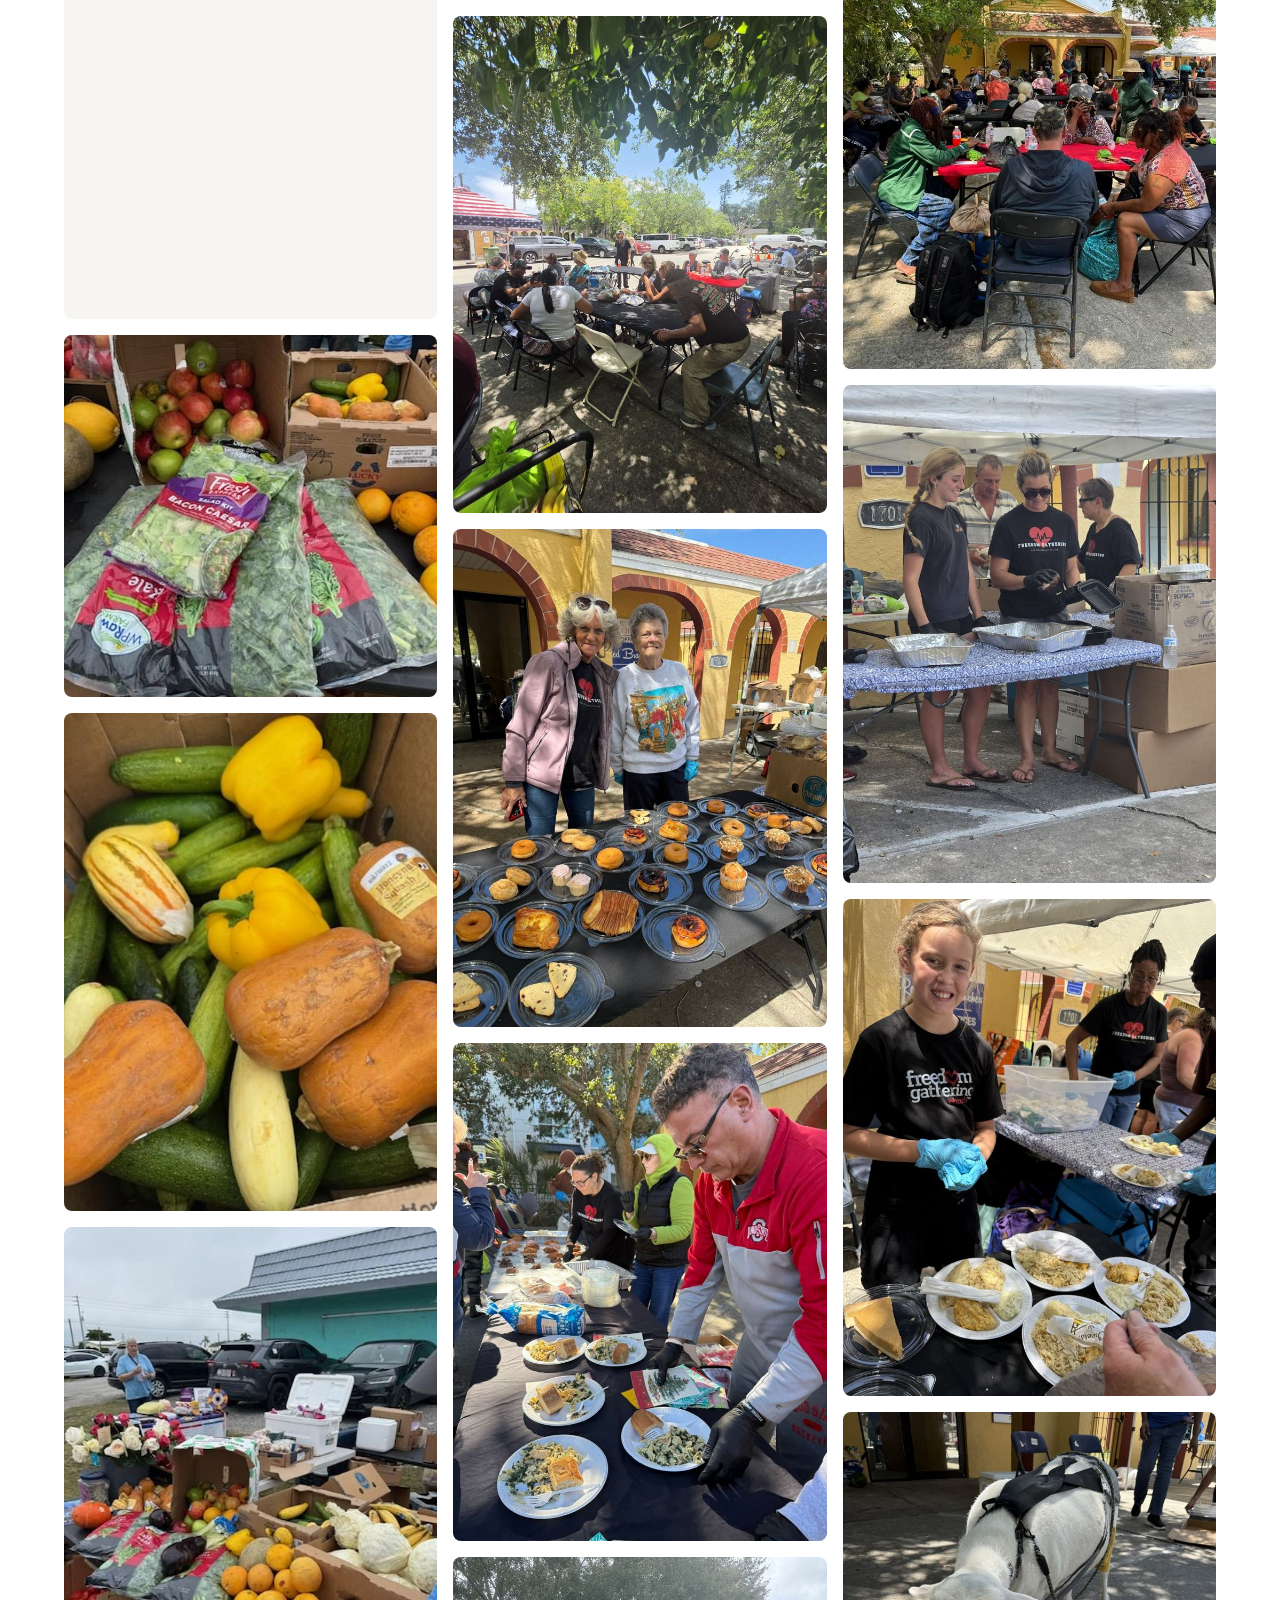
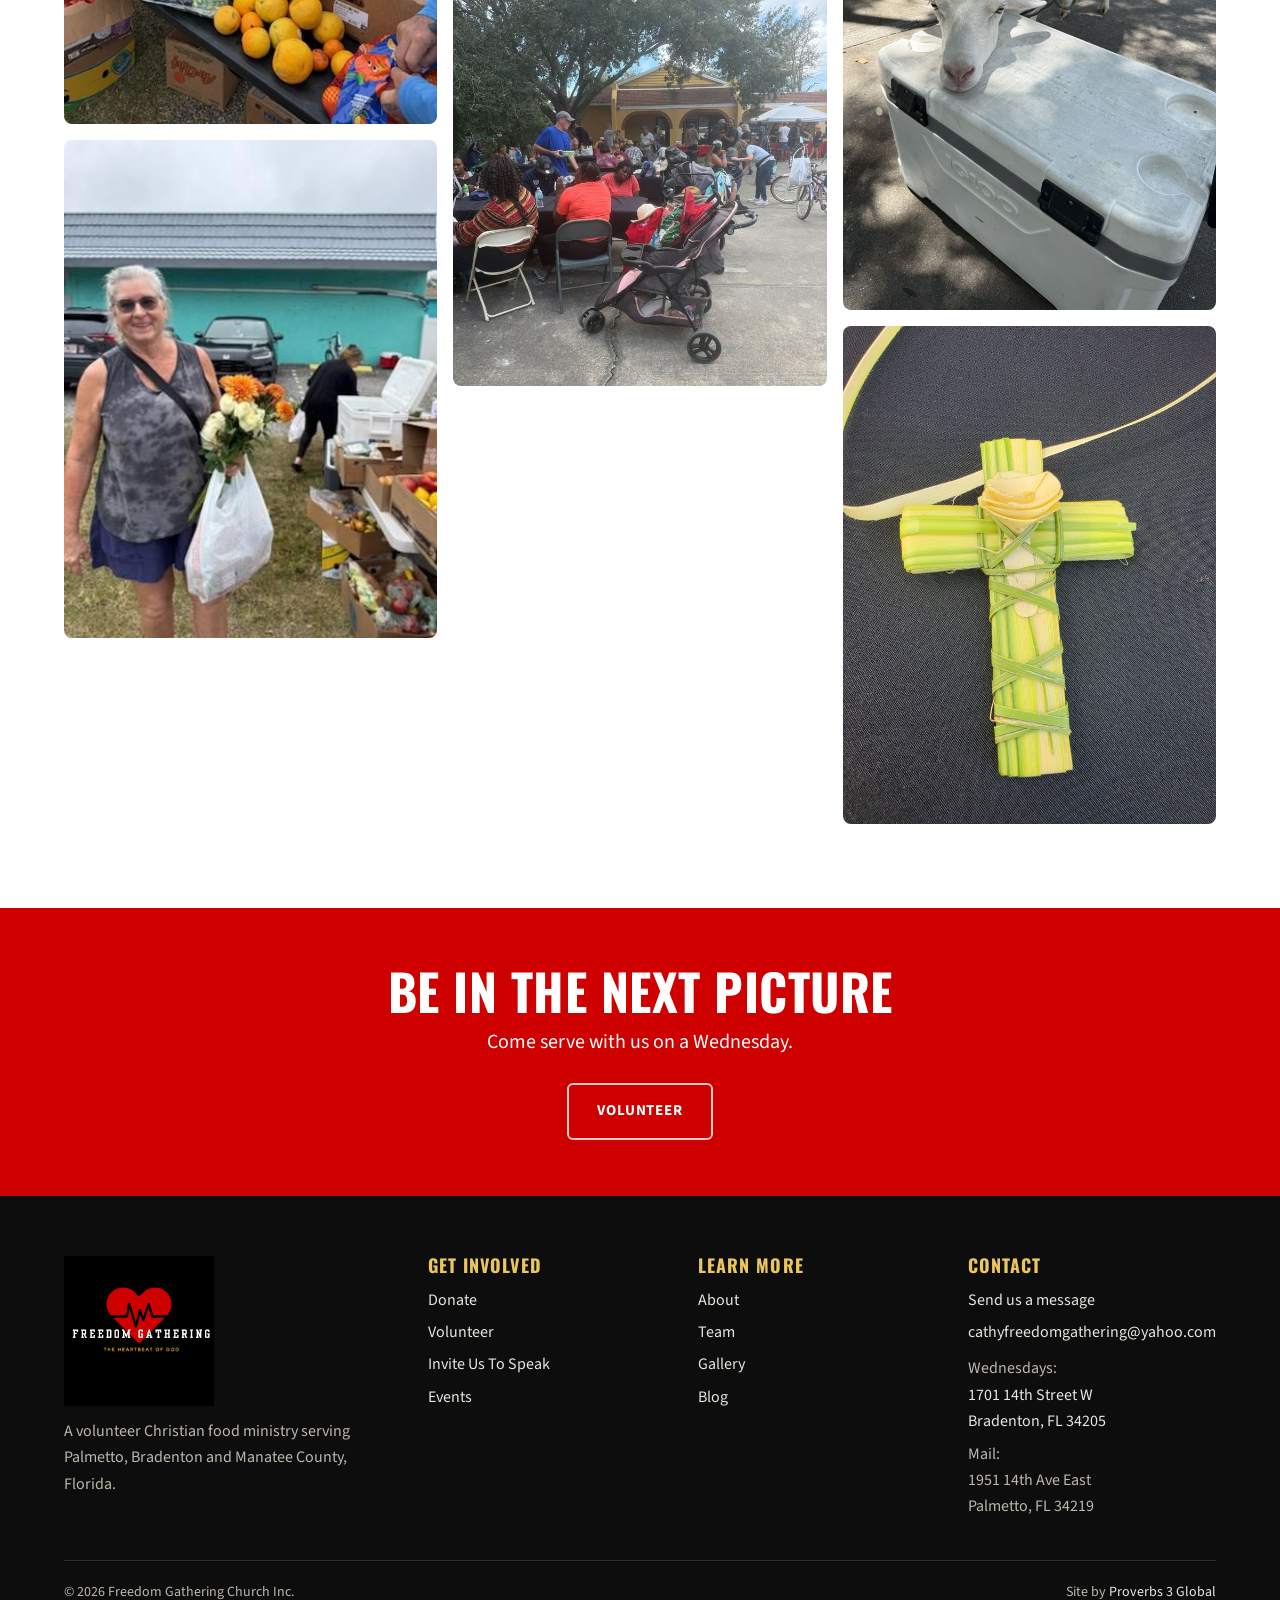
<file: gallery.html>
<!DOCTYPE html>
<html lang="en">
<head>
  <meta charset="UTF-8">
  <meta name="viewport" content="width=device-width, initial-scale=1.0, viewport-fit=cover">
  <meta name="theme-color" content="#0d0d0d">
  <title>Gallery | Freedom Gathering</title>
  <meta name="description" content="Photos from Freedom Gathering's Wednesday gatherings and outreach across Manatee County, Florida.">
  <meta property="og:title" content="Gallery | Freedom Gathering">
  <meta property="og:description" content="Photos from Freedom Gathering's Wednesday gatherings and outreach across Manatee County, Florida.">
  <meta property="og:image" content="https://freedomgathering.net/assets/img/og.jpg">
  <link rel="icon" href="assets/img/favicon.png">
  <link rel="preconnect" href="https://fonts.googleapis.com">
  <link rel="preconnect" href="https://fonts.gstatic.com" crossorigin>
  <link href="https://fonts.googleapis.com/css2?family=Oswald:wght@500;600;700&family=Source+Sans+3:wght@400;600;700&display=swap" rel="stylesheet">
  <link rel="stylesheet" href="css/style.css">
</head>
<body>
  <a href="#main" class="skip">Skip to content</a>

  <nav class="navbar" aria-label="Main">
    <div class="nav-inner">
      <a href="index.html" class="nav-logo"><img src="assets/img/logo-mark.png" alt=""><span class="nav-word">Freedom Gathering<small>The Heartbeat of God</small></span></a>
      <button class="hamburger" aria-label="Menu" aria-expanded="false"><span></span><span></span><span></span></button>
      <div class="nav-links">
        <a href="about.html">About</a>
        <a href="events.html">Events</a>
        <a href="gallery.html" class="active" aria-current="page">Gallery</a>
        <a href="team.html">Team</a>
        <a href="blog.html">Blog</a>
        <a href="contact.html">Contact</a>
        <a href="give.html" class="nav-cta">Donate</a>
      </div>
    </div>
  </nav>

  <main id="main">
    <header class="banner">
      <div class="wrap">
        <div class="kicker gold">Gallery</div>
        <h1>Wednesdays in pictures</h1>
        <p>Real people, real plates, real prayer. This is what a Wednesday looks like.</p>
      </div>
    </header>

    <section class="section">
      <div class="wrap">
        <div class="gallery">
          <figure><img src="assets/img/gallery/fg-22.jpg" srcset="assets/img/gallery/fg-22-sm.jpg 700w, assets/img/gallery/fg-22.jpg 1080w" sizes="(max-width:620px) 100vw, 380px" width="1080" height="1440" loading="lazy" decoding="async" alt="Families at the tables during a Freedom Gathering outreach, November 2026"></figure>
          <figure><img src="assets/img/gallery/fg-23.jpg" srcset="assets/img/gallery/fg-23-sm.jpg 700w, assets/img/gallery/fg-23.jpg 1200w" sizes="(max-width:620px) 100vw, 380px" width="1200" height="1153" loading="lazy" decoding="async" alt="The Free Food and Prayer banner at a Freedom Gathering outreach, November 2026"></figure>
          <figure><img src="assets/img/gallery/fg-24.jpg" srcset="assets/img/gallery/fg-24-sm.jpg 700w, assets/img/gallery/fg-24.jpg 1080w" sizes="(max-width:620px) 100vw, 380px" width="1080" height="1368" loading="lazy" decoding="async" alt="Ivory, the Freedom Gathering sheep, November 2026"></figure>
          <figure><img src="assets/img/gallery/fg-25.jpg" srcset="assets/img/gallery/fg-25-sm.jpg 700w, assets/img/gallery/fg-25.jpg 1200w" sizes="(max-width:620px) 100vw, 380px" width="1200" height="1643" loading="lazy" decoding="async" alt="A bicycle given away at a Freedom Gathering outreach, November 2026"></figure>
          <figure><img src="assets/img/gallery/fg-26.jpg" srcset="assets/img/gallery/fg-26-sm.jpg 700w, assets/img/gallery/fg-26.jpg 1200w" sizes="(max-width:620px) 100vw, 380px" width="1200" height="1484" loading="lazy" decoding="async" alt="A smiling guest at a Freedom Gathering outreach, November 2026"></figure>
          <figure><img src="assets/img/gallery/fg-27.jpg" srcset="assets/img/gallery/fg-27-sm.jpg 700w, assets/img/gallery/fg-27.jpg 1200w" sizes="(max-width:620px) 100vw, 380px" width="1200" height="1131" loading="lazy" decoding="async" alt="Volunteers serving at a Freedom Gathering outreach, November 2026"></figure>
          <figure><img src="assets/img/gallery/fg-28.jpg" srcset="assets/img/gallery/fg-28-sm.jpg 700w, assets/img/gallery/fg-28.jpg 1080w" sizes="(max-width:620px) 100vw, 380px" width="1080" height="945" loading="lazy" decoding="async" alt="A crowd gathered at a Freedom Gathering outreach, November 2026"></figure>
          <figure><img src="assets/img/gallery/fg-29.jpg" width="480" height="466" loading="lazy" decoding="async" alt="Fresh produce at the Ellenton pop-up market, November 20, 2026"></figure>
          <figure><img src="assets/img/gallery/fg-30.jpg" width="480" height="640" loading="lazy" decoding="async" alt="Fresh vegetables at the Ellenton pop-up market, November 20, 2026"></figure>
          <figure><img src="assets/img/gallery/fg-31.jpg" width="480" height="640" loading="lazy" decoding="async" alt="The produce table at the Ellenton pop-up market, November 20, 2026"></figure>
          <figure><img src="assets/img/gallery/fg-32.jpg" width="360" height="480" loading="lazy" decoding="async" alt="A neighbor with flowers and groceries at the Ellenton pop-up market, November 20, 2026"></figure>
          <figure><img src="assets/img/gallery/fg-16.jpg" width="480" height="640" loading="lazy" decoding="async" alt="Freedom Gathering outreach, October 2026"></figure>
          <figure><img src="assets/img/gallery/fg-17.jpg" width="800" height="790" loading="lazy" decoding="async" alt="Freedom Gathering outreach, October 2026"></figure>
          <figure><img src="assets/img/gallery/fg-18.jpg" width="360" height="480" loading="lazy" decoding="async" alt="Freedom Gathering outreach, October 2026"></figure>
          <figure><img src="assets/img/gallery/fg-19.jpg" width="600" height="800" loading="lazy" decoding="async" alt="Freedom Gathering outreach, October 2026"></figure>
          <figure><img src="assets/img/gallery/fg-20.jpg" width="1080" height="921" loading="lazy" decoding="async" alt="Freedom Gathering outreach, October 2026"></figure>
          <figure><img src="assets/img/gallery/fg-21.jpg" width="360" height="480" loading="lazy" decoding="async" alt="Freedom Gathering outreach, October 2026"></figure>
          <figure><img src="assets/img/gallery/fg-01.jpg" srcset="assets/img/gallery/fg-01-sm.jpg 700w, assets/img/gallery/fg-01.jpg 1200w" sizes="(max-width:620px) 100vw, 380px" width="1200" height="1600" loading="lazy" decoding="async" alt="Freedom Gathering Wednesday outreach"></figure>
          <figure><img src="assets/img/gallery/fg-02.jpg" srcset="assets/img/gallery/fg-02-sm.jpg 700w, assets/img/gallery/fg-02.jpg 1200w" sizes="(max-width:620px) 100vw, 380px" width="1200" height="1600" loading="lazy" decoding="async" alt="Freedom Gathering Wednesday outreach"></figure>
          <figure><img src="assets/img/gallery/fg-03.jpg" srcset="assets/img/gallery/fg-03-sm.jpg 700w, assets/img/gallery/fg-03.jpg 1200w" sizes="(max-width:620px) 100vw, 380px" width="1200" height="1600" loading="lazy" decoding="async" alt="Freedom Gathering Wednesday outreach"></figure>
          <figure><img src="assets/img/gallery/fg-04.jpg" srcset="assets/img/gallery/fg-04-sm.jpg 700w, assets/img/gallery/fg-04.jpg 1200w" sizes="(max-width:620px) 100vw, 380px" width="1200" height="1381" loading="lazy" decoding="async" alt="Freedom Gathering Wednesday outreach"></figure>
          <figure><img src="assets/img/gallery/fg-05.jpg" srcset="assets/img/gallery/fg-05-sm.jpg 700w, assets/img/gallery/fg-05.jpg 1200w" sizes="(max-width:620px) 100vw, 380px" width="1200" height="1600" loading="lazy" decoding="async" alt="Freedom Gathering Wednesday outreach"></figure>
          <figure><img src="assets/img/gallery/fg-06.jpg" srcset="assets/img/gallery/fg-06-sm.jpg 700w, assets/img/gallery/fg-06.jpg 900w" sizes="(max-width:620px) 100vw, 380px" width="900" height="1600" loading="lazy" decoding="async" alt="Freedom Gathering Wednesday outreach"></figure>
          <figure><img src="assets/img/gallery/fg-07.jpg" srcset="assets/img/gallery/fg-07-sm.jpg 700w, assets/img/gallery/fg-07.jpg 1200w" sizes="(max-width:620px) 100vw, 380px" width="1200" height="1197" loading="lazy" decoding="async" alt="The Free Food and Prayer banner on the Freedom Gathering tent"></figure>
          <figure><img src="assets/img/gallery/fg-08.jpg" srcset="assets/img/gallery/fg-08-sm.jpg 700w, assets/img/gallery/fg-08.jpg 1200w" sizes="(max-width:620px) 100vw, 380px" width="1200" height="1600" loading="lazy" decoding="async" alt="Freedom Gathering Wednesday outreach"></figure>
          <figure><img src="assets/img/gallery/fg-09.jpg" srcset="assets/img/gallery/fg-09-sm.jpg 700w, assets/img/gallery/fg-09.jpg 1079w" sizes="(max-width:620px) 100vw, 380px" width="1079" height="1500" loading="lazy" decoding="async" alt="Freedom Gathering Wednesday outreach"></figure>
          <figure><img src="assets/img/gallery/fg-10.jpg" srcset="assets/img/gallery/fg-10-sm.jpg 700w, assets/img/gallery/fg-10.jpg 1080w" sizes="(max-width:620px) 100vw, 380px" width="1080" height="1440" loading="lazy" decoding="async" alt="Freedom Gathering Wednesday outreach"></figure>
          <figure><img src="assets/img/gallery/fg-11.jpg" srcset="assets/img/gallery/fg-11-sm.jpg 700w, assets/img/gallery/fg-11.jpg 1200w" sizes="(max-width:620px) 100vw, 380px" width="1200" height="1600" loading="lazy" decoding="async" alt="Freedom Gathering Wednesday outreach"></figure>
          <figure><img src="assets/img/gallery/fg-12.jpg" srcset="assets/img/gallery/fg-12-sm.jpg 700w, assets/img/gallery/fg-12.jpg 1200w" sizes="(max-width:620px) 100vw, 380px" width="1200" height="1600" loading="lazy" decoding="async" alt="Freedom Gathering Wednesday outreach"></figure>
          <figure><img src="assets/img/gallery/fg-13.jpg" srcset="assets/img/gallery/fg-13-sm.jpg 700w, assets/img/gallery/fg-13.jpg 1200w" sizes="(max-width:620px) 100vw, 380px" width="1200" height="1600" loading="lazy" decoding="async" alt="Freedom Gathering Wednesday outreach"></figure>
          <figure><img src="assets/img/gallery/fg-15.jpg" srcset="assets/img/gallery/fg-15-sm.jpg 700w, assets/img/gallery/fg-15.jpg 1200w" sizes="(max-width:620px) 100vw, 380px" width="1200" height="1600" loading="lazy" decoding="async" alt="Freedom Gathering Wednesday outreach"></figure>
        </div>
      </div>
    </section>

    <section class="cta-band">
      <div class="wrap">
        <h2>Be in the next picture</h2>
        <p>Come serve with us on a Wednesday.</p>
        <div class="btn-row"><a href="contact.html#volunteer" class="btn btn-line-light">Volunteer</a></div>
      </div>
    </section>
  </main>

  <footer class="footer">
    <div class="wrap">
      <div class="cols">
        <div class="brand">
          <img src="assets/img/logo.png" alt="Freedom Gathering, The Heartbeat of God">
          <p>A volunteer Christian food ministry serving Palmetto, Bradenton and Manatee County, Florida.</p>
        </div>
        <div>
          <h2 class="foot-h">Get Involved</h2>
          <a href="give.html">Donate</a>
          <a href="contact.html#volunteer">Volunteer</a>
          <a href="contact.html#speak">Invite Us To Speak</a>
          <a href="events.html">Events</a>
        </div>
        <div>
          <h2 class="foot-h">Learn More</h2>
          <a href="about.html">About</a>
          <a href="team.html">Team</a>
          <a href="gallery.html">Gallery</a>
          <a href="blog.html">Blog</a>
        </div>
        <div>
          <h2 class="foot-h">Contact</h2>
          <a href="contact.html">Send us a message</a>
          <a href="mailto:cathyfreedomgathering@yahoo.com">cathyfreedomgathering@yahoo.com</a>
          <p style="margin-top:10px">Wednesdays:<br><a href="https://maps.google.com/?q=1701+14th+Street+W,+Bradenton,+FL+34205">1701 14th Street W<br>Bradenton, FL 34205</a></p>
          <p style="margin-top:6px">Mail:<br>1951 14th Ave East<br>Palmetto, FL 34219</p>
          <!-- TODO: ministry phone and email once Cathy confirms which ones to publish -->
        </div>
      </div>
      <div class="legal">
        <span>&copy; 2026 Freedom Gathering Church Inc.</span>
        <span>Site by <a href="https://provb3global.com" style="display:inline">Proverbs 3 Global</a></span>
      </div>
    </div>
  </footer>
  <div class="mobile-bar" aria-label="Quick actions"><a href="give.html" class="btn btn-red">Donate</a><a href="contact.html#volunteer" class="btn btn-line-light">Volunteer</a></div>
  <script src="js/main.js"></script>
</body>
</html>
</file>
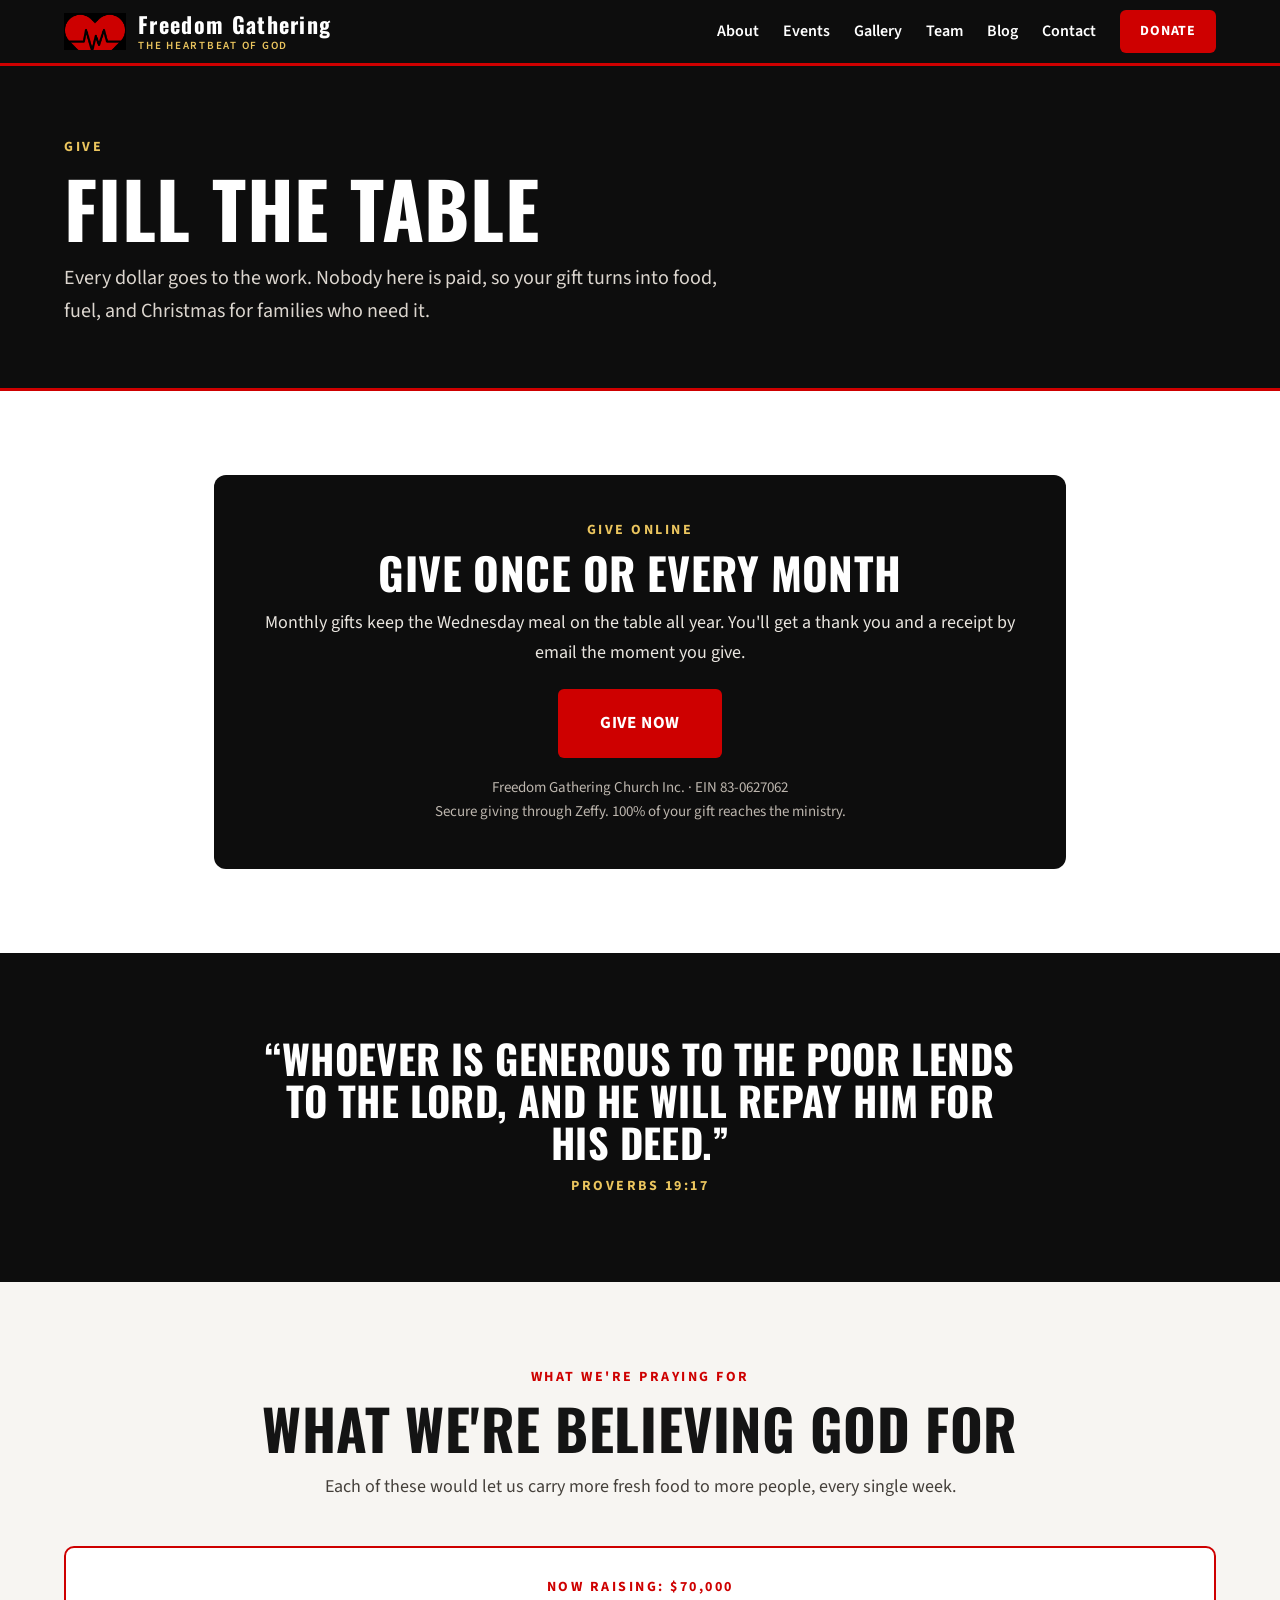
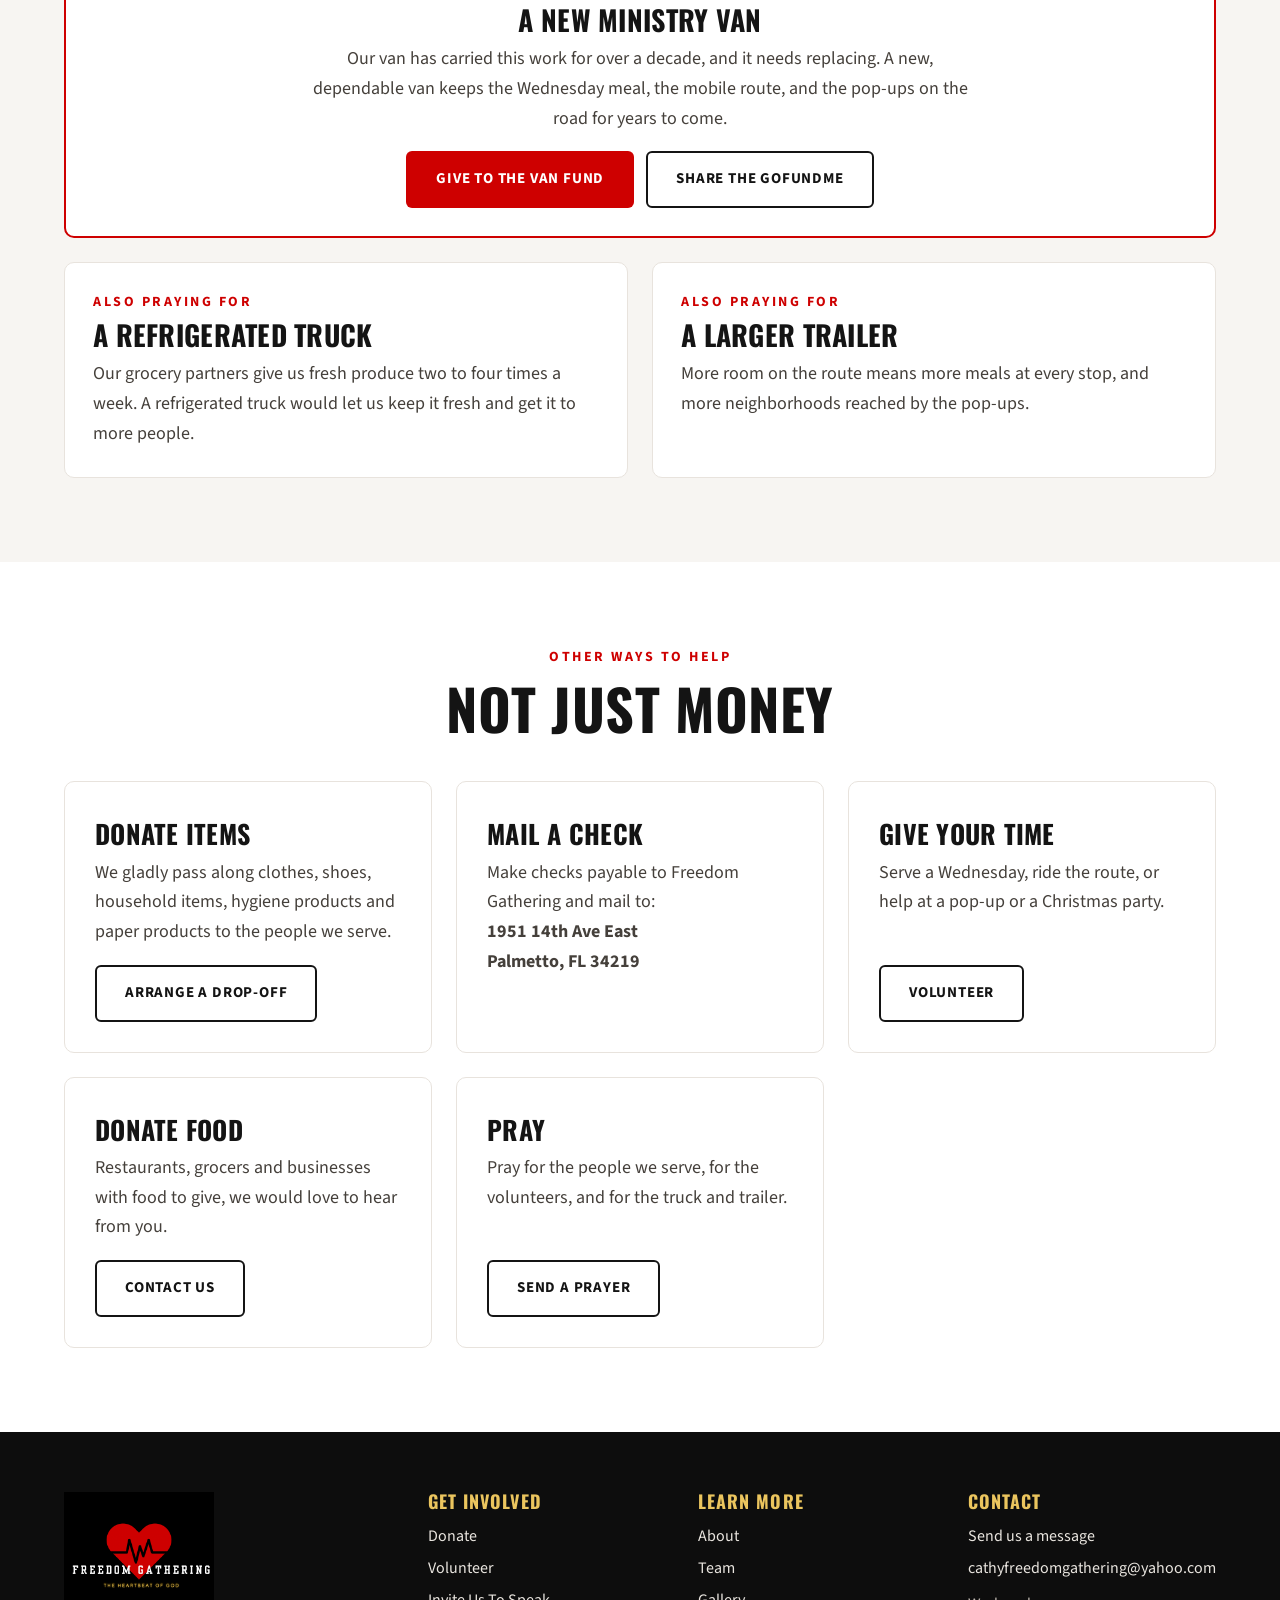
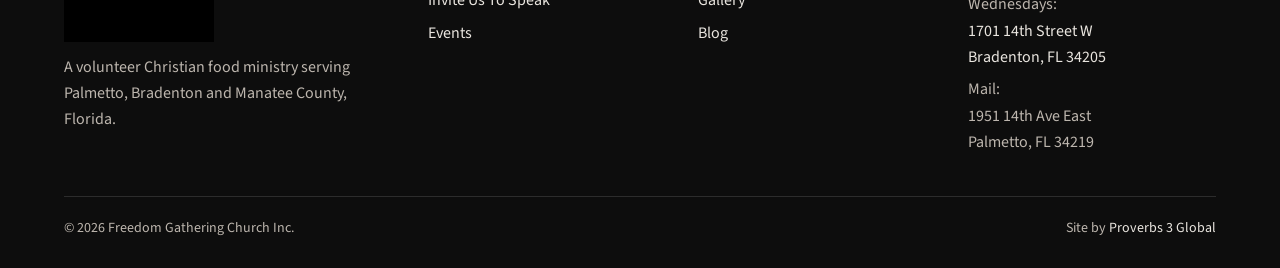
<file: give.html>
<!DOCTYPE html>
<html lang="en">
<head>
  <meta charset="UTF-8">
  <meta name="viewport" content="width=device-width, initial-scale=1.0, viewport-fit=cover">
  <meta name="theme-color" content="#0d0d0d">
  <title>Give | Freedom Gathering</title>
  <meta name="description" content="Give to Freedom Gathering and help feed 300 to 500 people a week in Manatee County. Every gift is receipted by email.">
  <meta property="og:title" content="Give | Freedom Gathering">
  <meta property="og:description" content="Give to Freedom Gathering and help feed 300 to 500 people a week in Manatee County. Every gift is receipted by email.">
  <meta property="og:image" content="https://freedomgathering.net/assets/img/og.jpg">
  <link rel="icon" href="assets/img/favicon.png">
  <link rel="preconnect" href="https://fonts.googleapis.com">
  <link rel="preconnect" href="https://fonts.gstatic.com" crossorigin>
  <link href="https://fonts.googleapis.com/css2?family=Oswald:wght@500;600;700&family=Source+Sans+3:wght@400;600;700&display=swap" rel="stylesheet">
  <link rel="stylesheet" href="css/style.css">
</head>
<body>
  <a href="#main" class="skip">Skip to content</a>

  <nav class="navbar" aria-label="Main">
    <div class="nav-inner">
      <a href="index.html" class="nav-logo"><img src="assets/img/logo-mark.png" alt=""><span class="nav-word">Freedom Gathering<small>The Heartbeat of God</small></span></a>
      <button class="hamburger" aria-label="Menu" aria-expanded="false"><span></span><span></span><span></span></button>
      <div class="nav-links">
        <a href="about.html">About</a>
        <a href="events.html">Events</a>
        <a href="gallery.html">Gallery</a>
        <a href="team.html">Team</a>
        <a href="blog.html">Blog</a>
        <a href="contact.html">Contact</a>
        <a href="give.html" class="nav-cta">Donate</a>
      </div>
    </div>
  </nav>

  <main id="main">
    <header class="banner">
      <div class="wrap">
        <div class="kicker gold">Give</div>
        <h1>Fill the table</h1>
        <p>Every dollar goes to the work. Nobody here is paid, so your gift turns into food, fuel, and Christmas for families who need it.</p>
      </div>
    </header>

    <section class="section">
      <div class="wrap" style="max-width:900px">
        <div class="give-box">
          <div class="kicker gold">Give online</div>
          <h2>Give once or every month</h2>
          <p>Monthly gifts keep the Wednesday meal on the table all year. You'll get a thank you and a receipt by email the moment you give.</p>
          <a href="https://www.zeffy.com/en-US/donation-form/330962b2-c903-45e5-b92f-9af9dd4f273e" class="btn btn-red" target="_blank" rel="noopener">Give Now</a>
          <p class="trust">Freedom Gathering Church Inc. &middot; EIN 83-0627062<br>Secure giving through Zeffy. 100% of your gift reaches the ministry.</p>
        </div>
      </div>
    </section>

    <section class="section dark">
      <div class="wrap center" style="max-width:820px">
        <h2 style="font-size:clamp(28px,3.4vw,40px);margin-bottom:12px">&ldquo;Whoever is generous to the poor lends to the Lord, and He will repay him for his deed.&rdquo;</h2>
        <div class="kicker gold">Proverbs 19:17</div>
      </div>
    </section>

    <section class="section soft">
      <div class="wrap">
        <div class="section-head">
          <div class="kicker">What we're praying for</div>
          <h2>What we're believing God for</h2>
          <p>Each of these would let us carry more fresh food to more people, every single week.</p>
        </div>
        <div class="need need-feature">
          <div class="kicker">Now raising: $70,000</div>
          <h3>A New Ministry Van</h3>
          <p>Our van has carried this work for over a decade, and it needs replacing. A new, dependable van keeps the Wednesday meal, the mobile route, and the pop-ups on the road for years to come.</p>
          <div class="btn-row"><a href="https://www.gofundme.com/f/donate-toward-a-reliable-ministry-van" class="btn btn-red" target="_blank" rel="noopener">Give to the Van Fund</a><a href="https://www.gofundme.com/f/donate-toward-a-reliable-ministry-van" class="btn btn-line" target="_blank" rel="noopener">Share the GoFundMe</a></div>
        </div>
        <div class="needs">
          <div class="need">
            <div class="kicker">Also praying for</div>
            <h3>A Refrigerated Truck</h3>
            <p>Our grocery partners give us fresh produce two to four times a week. A refrigerated truck would let us keep it fresh and get it to more people.</p>
          </div>
          <div class="need">
            <div class="kicker">Also praying for</div>
            <h3>A Larger Trailer</h3>
            <p>More room on the route means more meals at every stop, and more neighborhoods reached by the pop-ups.</p>
          </div>
        </div>
      </div>
    </section>

    <section class="section">
      <div class="wrap">
        <div class="section-head">
          <div class="kicker">Other ways to help</div>
          <h2>Not just money</h2>
        </div>
        <div class="cards">
          <div class="card">
            <h3>Donate Items</h3>
            <p>We gladly pass along clothes, shoes, household items, hygiene products and paper products to the people we serve.</p>
            <a href="contact.html#message" class="btn btn-line">Arrange a Drop-Off</a>
          </div>
          <div class="card">
            <h3>Mail a Check</h3>
            <p>Make checks payable to Freedom Gathering and mail to:<br><b>1951 14th Ave East<br>Palmetto, FL 34219</b></p>
          </div>
          <div class="card">
            <h3>Give Your Time</h3>
            <p>Serve a Wednesday, ride the route, or help at a pop-up or a Christmas party.</p>
            <a href="contact.html#volunteer" class="btn btn-line">Volunteer</a>
          </div>
          <div class="card">
            <h3>Donate Food</h3>
            <p>Restaurants, grocers and businesses with food to give, we would love to hear from you.</p>
            <a href="contact.html#message" class="btn btn-line">Contact Us</a>
          </div>
          <div class="card">
            <h3>Pray</h3>
            <p>Pray for the people we serve, for the volunteers, and for the truck and trailer.</p>
            <a href="contact.html#message" class="btn btn-line">Send a Prayer</a>
          </div>
        </div>
      </div>
    </section>
  </main>

  <footer class="footer">
    <div class="wrap">
      <div class="cols">
        <div class="brand">
          <img src="assets/img/logo.png" alt="Freedom Gathering, The Heartbeat of God">
          <p>A volunteer Christian food ministry serving Palmetto, Bradenton and Manatee County, Florida.</p>
        </div>
        <div>
          <h2 class="foot-h">Get Involved</h2>
          <a href="give.html">Donate</a>
          <a href="contact.html#volunteer">Volunteer</a>
          <a href="contact.html#speak">Invite Us To Speak</a>
          <a href="events.html">Events</a>
        </div>
        <div>
          <h2 class="foot-h">Learn More</h2>
          <a href="about.html">About</a>
          <a href="team.html">Team</a>
          <a href="gallery.html">Gallery</a>
          <a href="blog.html">Blog</a>
        </div>
        <div>
          <h2 class="foot-h">Contact</h2>
          <a href="contact.html">Send us a message</a>
          <a href="mailto:cathyfreedomgathering@yahoo.com">cathyfreedomgathering@yahoo.com</a>
          <p style="margin-top:10px">Wednesdays:<br><a href="https://maps.google.com/?q=1701+14th+Street+W,+Bradenton,+FL+34205">1701 14th Street W<br>Bradenton, FL 34205</a></p>
          <p style="margin-top:6px">Mail:<br>1951 14th Ave East<br>Palmetto, FL 34219</p>
          <!-- TODO: ministry phone and email once Cathy confirms which ones to publish -->
        </div>
      </div>
      <div class="legal">
        <span>&copy; 2026 Freedom Gathering Church Inc.</span>
        <span>Site by <a href="https://provb3global.com" style="display:inline">Proverbs 3 Global</a></span>
      </div>
    </div>
  </footer>
  <div class="mobile-bar" aria-label="Quick actions"><a href="give.html" class="btn btn-red">Donate</a><a href="contact.html#volunteer" class="btn btn-line-light">Volunteer</a></div>
  <script src="js/main.js"></script>
</body>
</html>
</file>
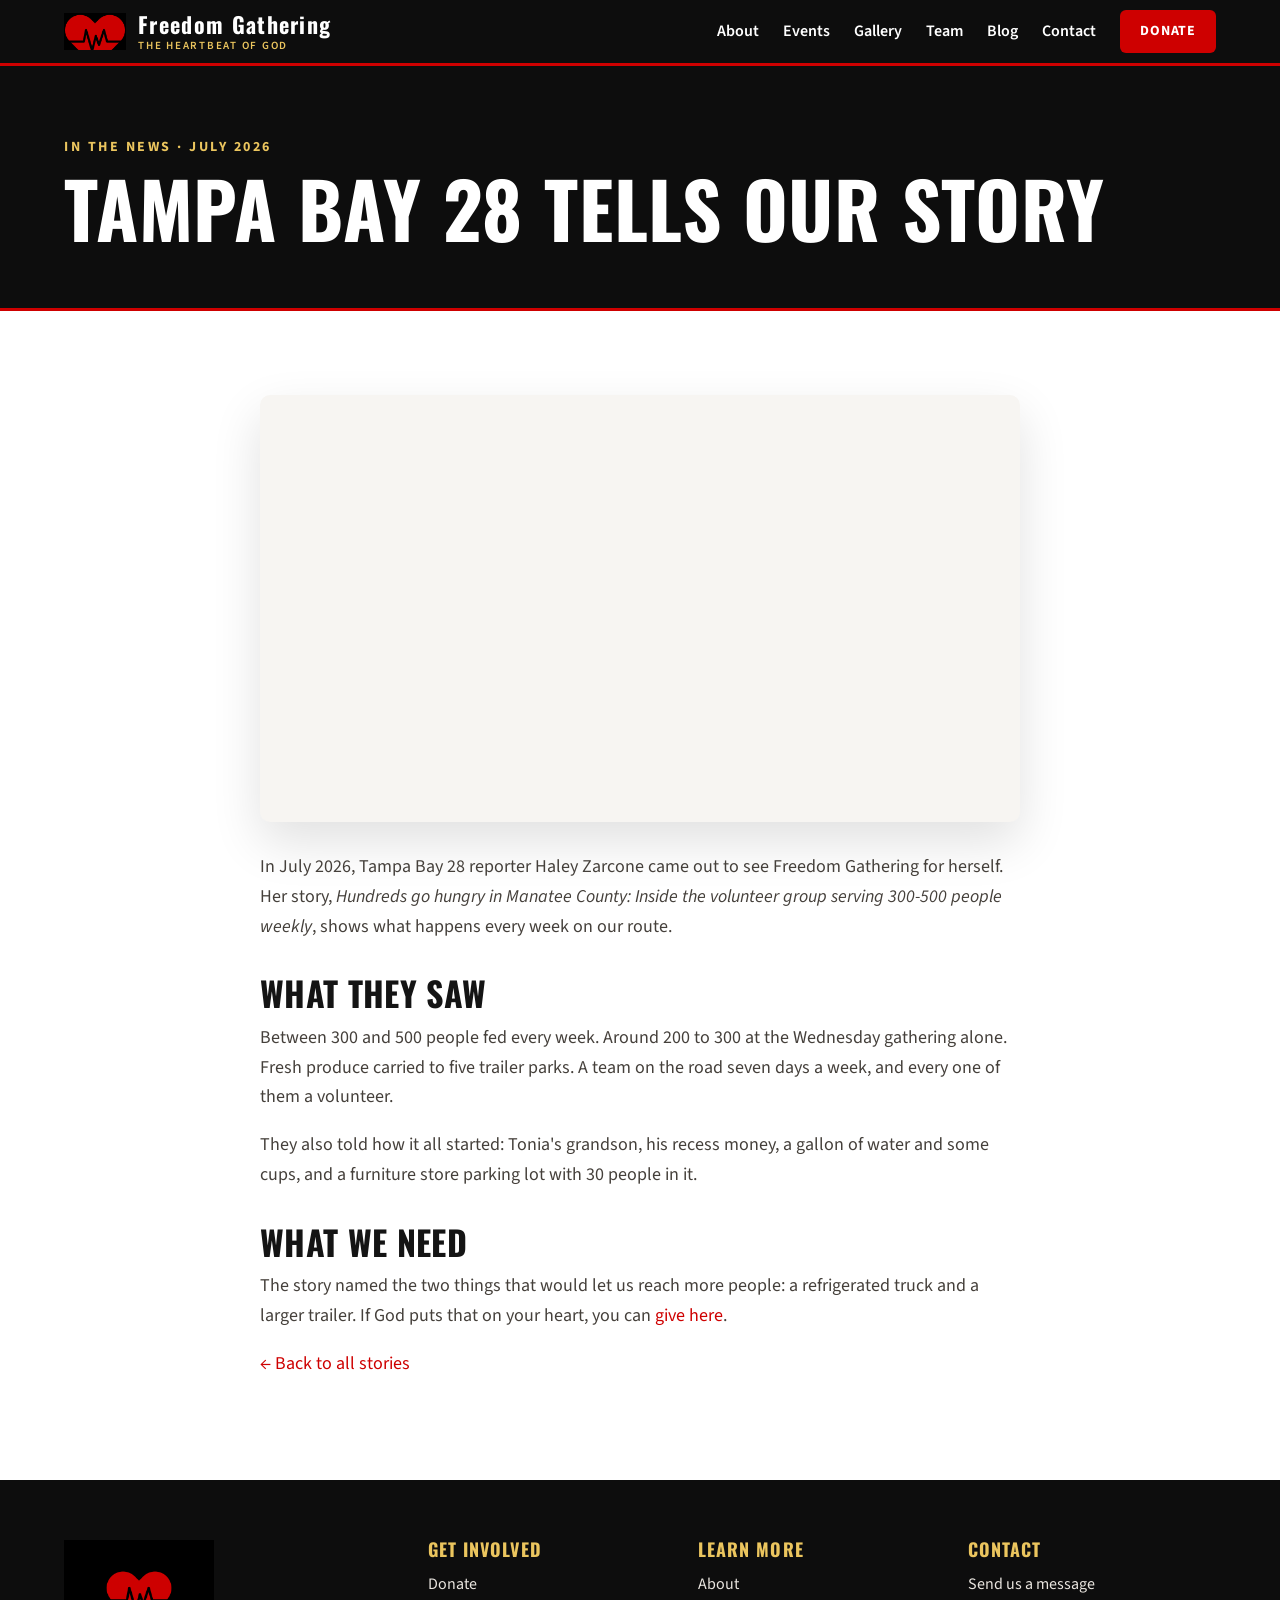
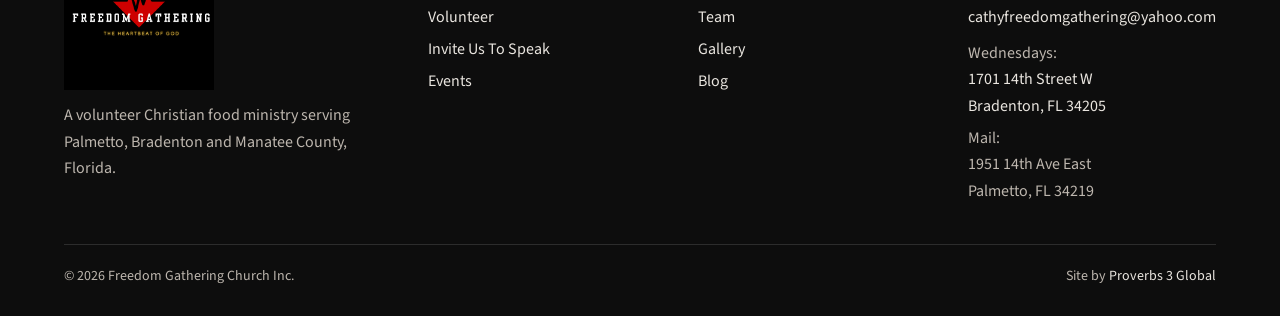
<file: tampa-bay-28.html>
<!DOCTYPE html>
<html lang="en">
<head>
  <meta charset="UTF-8">
  <meta name="viewport" content="width=device-width, initial-scale=1.0, viewport-fit=cover">
  <meta name="theme-color" content="#0d0d0d">
  <title>Tampa Bay 28 Tells Our Story | Freedom Gathering</title>
  <meta name="description" content="Tampa Bay 28 went inside Freedom Gathering, the volunteer group serving 300 to 500 people weekly in Manatee County.">
  <meta property="og:title" content="Tampa Bay 28 Tells Our Story | Freedom Gathering">
  <meta property="og:description" content="Tampa Bay 28 went inside Freedom Gathering, the volunteer group serving 300 to 500 people weekly in Manatee County.">
  <meta property="og:image" content="https://freedomgathering.net/assets/img/og.jpg">
  <link rel="icon" href="assets/img/favicon.png">
  <link rel="preconnect" href="https://fonts.googleapis.com">
  <link rel="preconnect" href="https://fonts.gstatic.com" crossorigin>
  <link href="https://fonts.googleapis.com/css2?family=Oswald:wght@500;600;700&family=Source+Sans+3:wght@400;600;700&display=swap" rel="stylesheet">
  <link rel="stylesheet" href="css/style.css">
</head>
<body>
  <a href="#main" class="skip">Skip to content</a>

  <nav class="navbar" aria-label="Main">
    <div class="nav-inner">
      <a href="index.html" class="nav-logo"><img src="assets/img/logo-mark.png" alt=""><span class="nav-word">Freedom Gathering<small>The Heartbeat of God</small></span></a>
      <button class="hamburger" aria-label="Menu" aria-expanded="false"><span></span><span></span><span></span></button>
      <div class="nav-links">
        <a href="about.html">About</a>
        <a href="events.html">Events</a>
        <a href="gallery.html">Gallery</a>
        <a href="team.html">Team</a>
        <a href="blog.html">Blog</a>
        <a href="contact.html">Contact</a>
        <a href="give.html" class="nav-cta">Donate</a>
      </div>
    </div>
  </nav>

  <main id="main">
    <header class="banner">
      <div class="wrap">
        <div class="kicker gold">In the news &middot; July 2026</div>
        <h1>Tampa Bay 28 tells our story</h1>
      </div>
    </header>

    <section class="section">
      <div class="article">
        <div class="media" style="aspect-ratio:16/9;margin-bottom:30px">
          <iframe src="https://www.youtube-nocookie.com/embed/KlxWtZcgl0k" title="Tampa Bay 28: Inside the volunteer group serving 300-500 people weekly in Manatee County" style="width:100%;height:100%;border:0" loading="lazy" allow="encrypted-media; picture-in-picture" allowfullscreen></iframe>
        </div>
        <p>In July 2026, Tampa Bay 28 reporter Haley Zarcone came out to see Freedom Gathering for herself. Her story, <em>Hundreds go hungry in Manatee County: Inside the volunteer group serving 300-500 people weekly</em>, shows what happens every week on our route.</p>
        <h2>What they saw</h2>
        <p>Between 300 and 500 people fed every week. Around 200 to 300 at the Wednesday gathering alone. Fresh produce carried to five trailer parks. A team on the road seven days a week, and every one of them a volunteer.</p>
        <p>They also told how it all started: Tonia's grandson, his recess money, a gallon of water and some cups, and a furniture store parking lot with 30 people in it.</p>
        <h2>What we need</h2>
        <p>The story named the two things that would let us reach more people: a refrigerated truck and a larger trailer. If God puts that on your heart, you can <a href="give.html">give here</a>.</p>
        <p><a href="blog.html">&larr; Back to all stories</a></p>
      </div>
    </section>
  </main>

  <footer class="footer">
    <div class="wrap">
      <div class="cols">
        <div class="brand">
          <img src="assets/img/logo.png" alt="Freedom Gathering, The Heartbeat of God">
          <p>A volunteer Christian food ministry serving Palmetto, Bradenton and Manatee County, Florida.</p>
        </div>
        <div>
          <h2 class="foot-h">Get Involved</h2>
          <a href="give.html">Donate</a>
          <a href="contact.html#volunteer">Volunteer</a>
          <a href="contact.html#speak">Invite Us To Speak</a>
          <a href="events.html">Events</a>
        </div>
        <div>
          <h2 class="foot-h">Learn More</h2>
          <a href="about.html">About</a>
          <a href="team.html">Team</a>
          <a href="gallery.html">Gallery</a>
          <a href="blog.html">Blog</a>
        </div>
        <div>
          <h2 class="foot-h">Contact</h2>
          <a href="contact.html">Send us a message</a>
          <a href="mailto:cathyfreedomgathering@yahoo.com">cathyfreedomgathering@yahoo.com</a>
          <p style="margin-top:10px">Wednesdays:<br><a href="https://maps.google.com/?q=1701+14th+Street+W,+Bradenton,+FL+34205">1701 14th Street W<br>Bradenton, FL 34205</a></p>
          <p style="margin-top:6px">Mail:<br>1951 14th Ave East<br>Palmetto, FL 34219</p>
          <!-- TODO: ministry phone and email once Cathy confirms which ones to publish -->
        </div>
      </div>
      <div class="legal">
        <span>&copy; 2026 Freedom Gathering Church Inc.</span>
        <span>Site by <a href="https://provb3global.com" style="display:inline">Proverbs 3 Global</a></span>
      </div>
    </div>
  </footer>
  <div class="mobile-bar" aria-label="Quick actions"><a href="give.html" class="btn btn-red">Donate</a><a href="contact.html#volunteer" class="btn btn-line-light">Volunteer</a></div>
  <script src="js/main.js"></script>
</body>
</html>
</file>
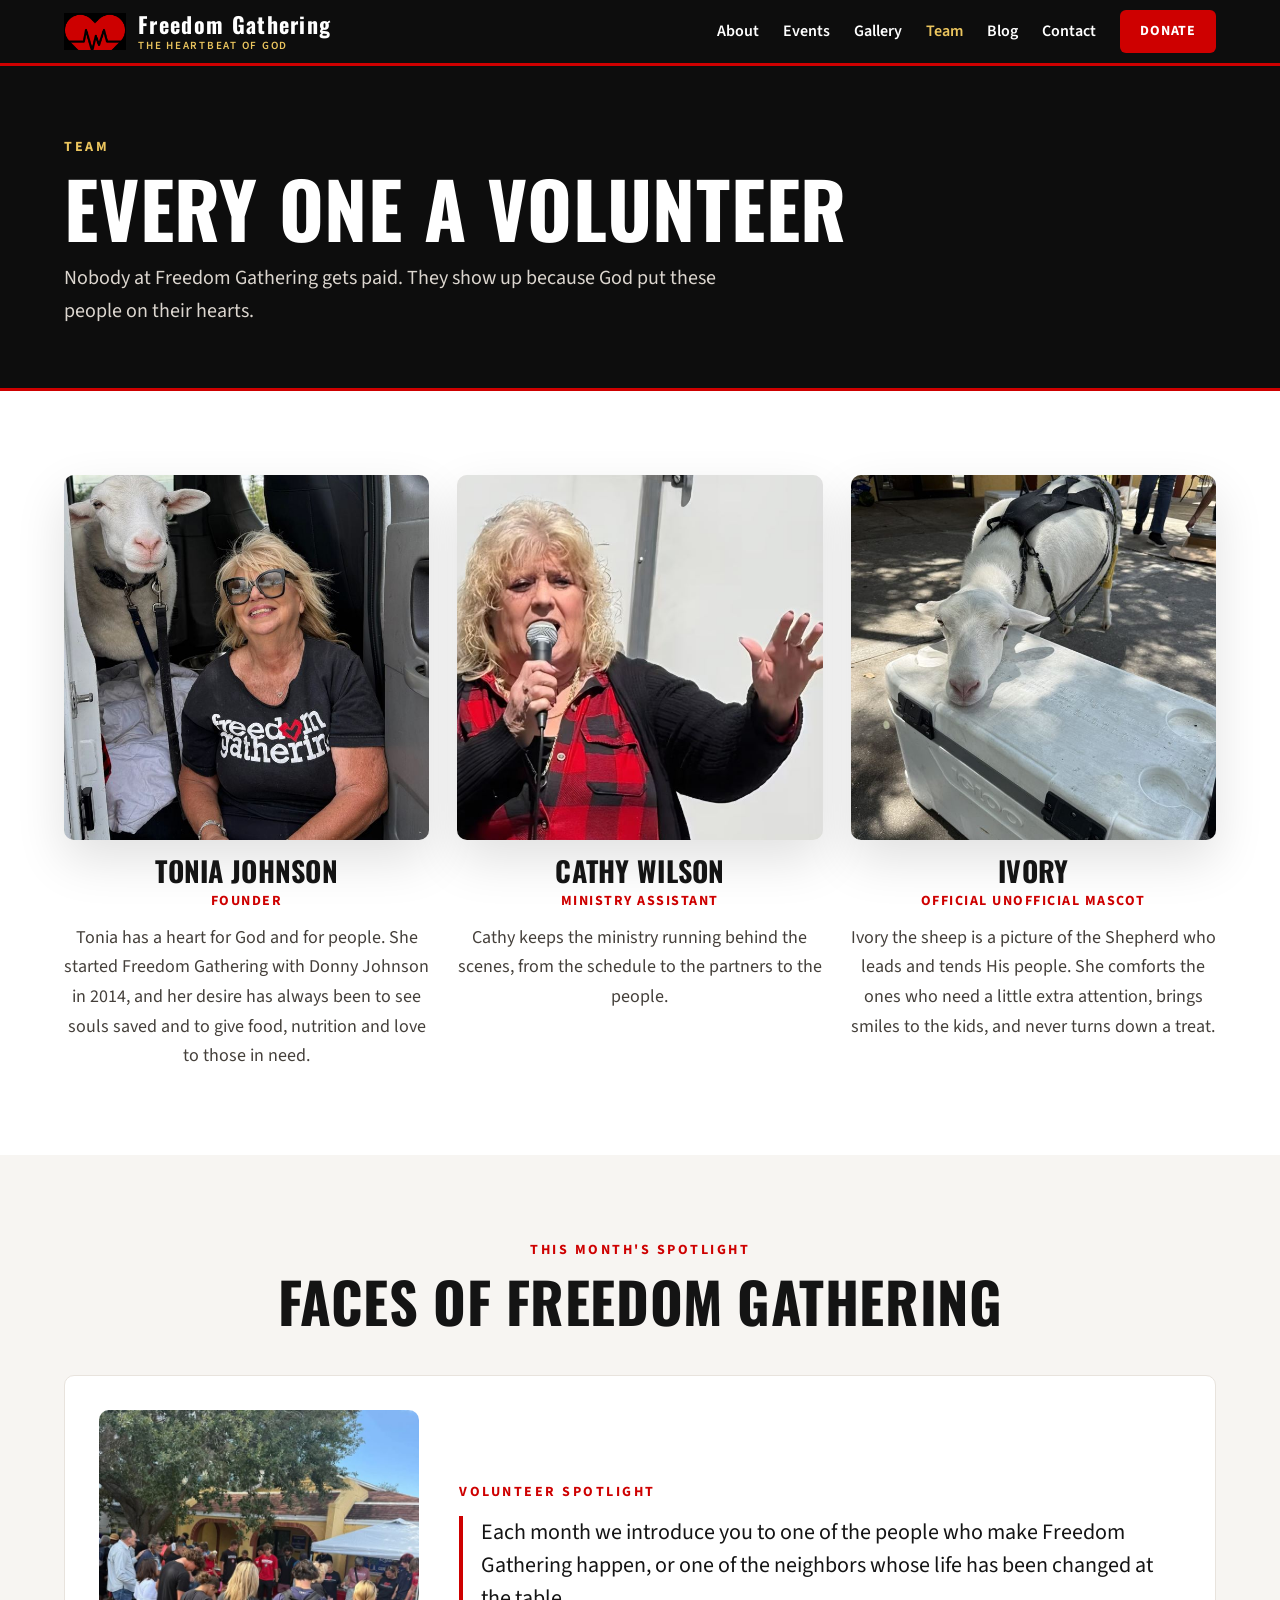
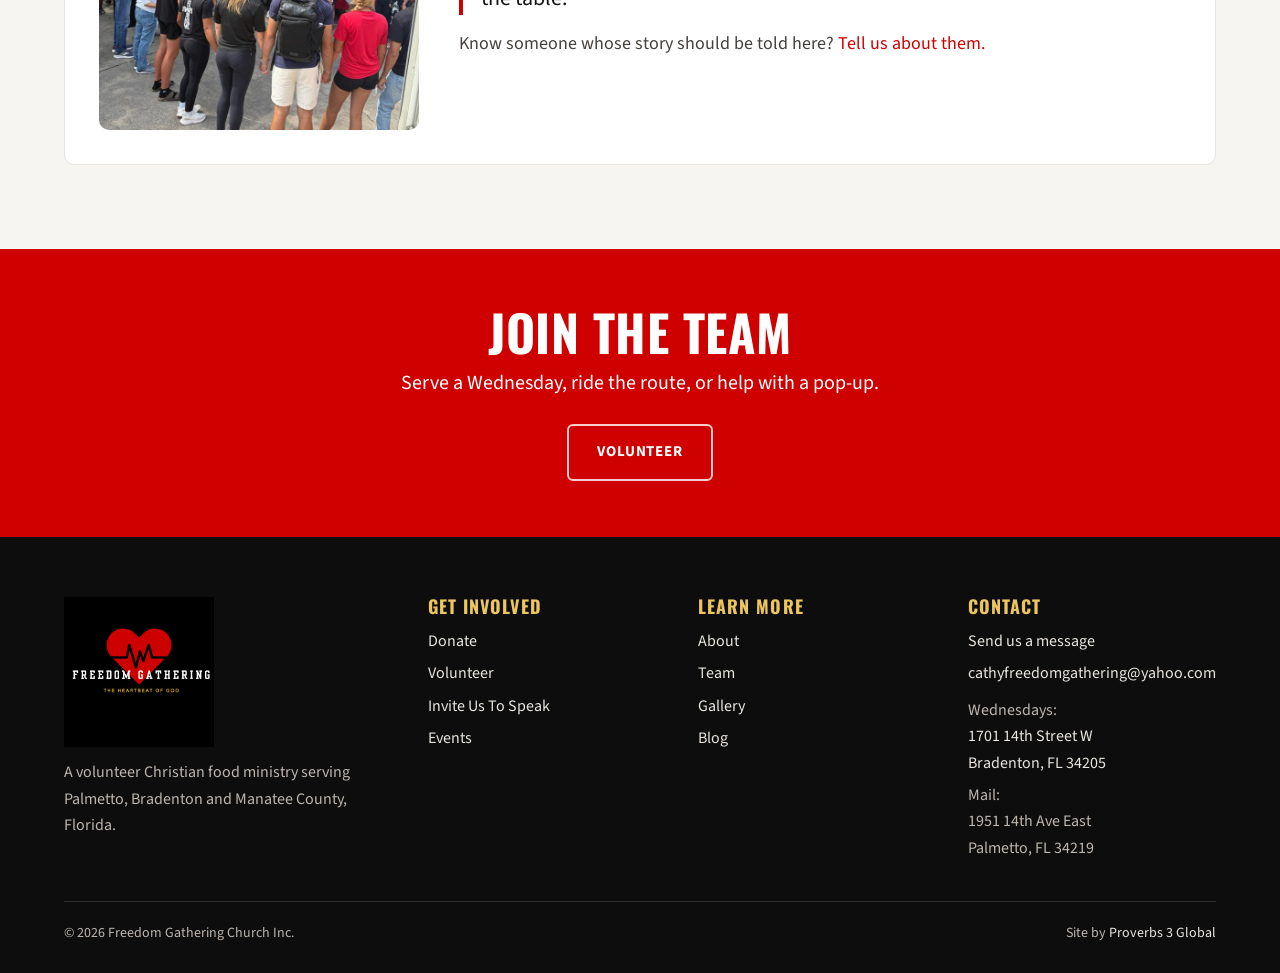
<file: team.html>
<!DOCTYPE html>
<html lang="en">
<head>
  <meta charset="UTF-8">
  <meta name="viewport" content="width=device-width, initial-scale=1.0, viewport-fit=cover">
  <meta name="theme-color" content="#0d0d0d">
  <title>Our Team | Freedom Gathering</title>
  <meta name="description" content="Meet the volunteers behind Freedom Gathering. Every person on the team serves without pay.">
  <meta property="og:title" content="Our Team | Freedom Gathering">
  <meta property="og:description" content="Meet the volunteers behind Freedom Gathering. Every person on the team serves without pay.">
  <meta property="og:image" content="https://freedomgathering.net/assets/img/og.jpg">
  <link rel="icon" href="assets/img/favicon.png">
  <link rel="preconnect" href="https://fonts.googleapis.com">
  <link rel="preconnect" href="https://fonts.gstatic.com" crossorigin>
  <link href="https://fonts.googleapis.com/css2?family=Oswald:wght@500;600;700&family=Source+Sans+3:wght@400;600;700&display=swap" rel="stylesheet">
  <link rel="stylesheet" href="css/style.css">
</head>
<body>
  <a href="#main" class="skip">Skip to content</a>

  <nav class="navbar" aria-label="Main">
    <div class="nav-inner">
      <a href="index.html" class="nav-logo"><img src="assets/img/logo-mark.png" alt=""><span class="nav-word">Freedom Gathering<small>The Heartbeat of God</small></span></a>
      <button class="hamburger" aria-label="Menu" aria-expanded="false"><span></span><span></span><span></span></button>
      <div class="nav-links">
        <a href="about.html">About</a>
        <a href="events.html">Events</a>
        <a href="gallery.html">Gallery</a>
        <a href="team.html" class="active" aria-current="page">Team</a>
        <a href="blog.html">Blog</a>
        <a href="contact.html">Contact</a>
        <a href="give.html" class="nav-cta">Donate</a>
      </div>
    </div>
  </nav>

  <main id="main">
    <header class="banner">
      <div class="wrap">
        <div class="kicker gold">Team</div>
        <h1>Every one a volunteer</h1>
        <p>Nobody at Freedom Gathering gets paid. They show up because God put these people on their hearts.</p>
      </div>
    </header>

    <section class="section">
      <div class="wrap">
        <div class="team">
          <div class="person">
            <div class="photo"><img src="assets/img/team-tonia.jpg" srcset="assets/img/team-tonia-sm.jpg 700w, assets/img/team-tonia.jpg 1600w" sizes="(max-width:620px) 100vw, 380px" width="1600" height="1600" alt="Tonia Johnson" loading="lazy" decoding="async"></div>
            <h2>Tonia Johnson</h2>
            <div class="role">Founder</div>
            <p>Tonia has a heart for God and for people. She started Freedom Gathering with Donny Johnson in 2014, and her desire has always been to see souls saved and to give food, nutrition and love to those in need.</p>
          </div>
          <div class="person">
            <div class="photo"><img src="assets/img/team-cathy.jpg" srcset="assets/img/team-cathy-sm.jpg 700w, assets/img/team-cathy.jpg 1200w" sizes="(max-width:620px) 100vw, 380px" width="1200" height="1200" alt="Cathy Wilson speaking at a Freedom Gathering outreach" loading="lazy" decoding="async"></div>
            <h2>Cathy Wilson</h2>
            <div class="role">Ministry Assistant</div>
            <p>Cathy keeps the ministry running behind the scenes, from the schedule to the partners to the people.</p>
          </div>
          <div class="person">
            <div class="photo"><img src="assets/img/team-ivory.jpg" srcset="assets/img/team-ivory-sm.jpg 700w, assets/img/team-ivory.jpg 1200w" sizes="(max-width:620px) 100vw, 380px" width="1200" height="1200" alt="Ivory the sheep resting her head on a cooler" loading="lazy" decoding="async"></div>
            <h2>Ivory</h2>
            <div class="role">Official unofficial mascot</div>
            <p>Ivory the sheep is a picture of the Shepherd who leads and tends His people. She comforts the ones who need a little extra attention, brings smiles to the kids, and never turns down a treat.</p>
          </div>
        </div>
      </div>
    </section>

    <!-- MONTHLY SPOTLIGHT: swap the photo, name, and words each month.
         Cathy supplies a featured team member or a guest testimonial (intake form request). -->
    <section class="section soft">
      <div class="wrap">
        <div class="section-head">
          <div class="kicker">This month's spotlight</div>
          <h2>Faces of Freedom Gathering</h2>
        </div>
        <div class="spotlight">
          <div class="photo"><img src="assets/img/spotlight.jpg" srcset="assets/img/spotlight-sm.jpg 700w, assets/img/spotlight.jpg 1536w" sizes="(max-width:620px) 100vw, 380px" width="1536" height="1536" alt="The Freedom Gathering volunteer team praying before the Wednesday meal" loading="lazy" decoding="async"></div>
          <div>
            <div class="kicker">Volunteer spotlight</div>
            <blockquote>Each month we introduce you to one of the people who make Freedom Gathering happen, or one of the neighbors whose life has been changed at the table.</blockquote>
            <p>Know someone whose story should be told here? <a href="contact.html">Tell us about them.</a></p>
          </div>
        </div>
      </div>
    </section>

    <section class="cta-band">
      <div class="wrap">
        <h2>Join the team</h2>
        <p>Serve a Wednesday, ride the route, or help with a pop-up.</p>
        <div class="btn-row"><a href="contact.html#volunteer" class="btn btn-line-light">Volunteer</a></div>
      </div>
    </section>
  </main>

  <footer class="footer">
    <div class="wrap">
      <div class="cols">
        <div class="brand">
          <img src="assets/img/logo.png" alt="Freedom Gathering, The Heartbeat of God">
          <p>A volunteer Christian food ministry serving Palmetto, Bradenton and Manatee County, Florida.</p>
        </div>
        <div>
          <h2 class="foot-h">Get Involved</h2>
          <a href="give.html">Donate</a>
          <a href="contact.html#volunteer">Volunteer</a>
          <a href="contact.html#speak">Invite Us To Speak</a>
          <a href="events.html">Events</a>
        </div>
        <div>
          <h2 class="foot-h">Learn More</h2>
          <a href="about.html">About</a>
          <a href="team.html">Team</a>
          <a href="gallery.html">Gallery</a>
          <a href="blog.html">Blog</a>
        </div>
        <div>
          <h2 class="foot-h">Contact</h2>
          <a href="contact.html">Send us a message</a>
          <a href="mailto:cathyfreedomgathering@yahoo.com">cathyfreedomgathering@yahoo.com</a>
          <p style="margin-top:10px">Wednesdays:<br><a href="https://maps.google.com/?q=1701+14th+Street+W,+Bradenton,+FL+34205">1701 14th Street W<br>Bradenton, FL 34205</a></p>
          <p style="margin-top:6px">Mail:<br>1951 14th Ave East<br>Palmetto, FL 34219</p>
          <!-- TODO: ministry phone and email once Cathy confirms which ones to publish -->
        </div>
      </div>
      <div class="legal">
        <span>&copy; 2026 Freedom Gathering Church Inc.</span>
        <span>Site by <a href="https://provb3global.com" style="display:inline">Proverbs 3 Global</a></span>
      </div>
    </div>
  </footer>
  <div class="mobile-bar" aria-label="Quick actions"><a href="give.html" class="btn btn-red">Donate</a><a href="contact.html#volunteer" class="btn btn-line-light">Volunteer</a></div>
  <script src="js/main.js"></script>
</body>
</html>
</file>
<file: css/style.css>
/* ===================================================================
   Freedom Gathering
   Approved direction (Tonia + Cathy, 2026-10-03): "A Lamp on the Street"
   structure in the ministry's own black, red, gold and white. Pages stay
   white so the photographs carry the color. Colors sampled from the
   real logo file (assets/img/logo.png), not guessed.
   =================================================================== */
:root{
  --black:#0d0d0d;
  --black-2:#1a1a1a;
  --red:#ce0000;       /* logo heart */
  --red-dk:#a30000;
  --gold:#ebc55e;      /* logo tagline: use on dark backgrounds only */
  --gold-dk:#8a6a1f;   /* gold that passes contrast on white */
  --ink:#141414;
  --body:#45403b;
  --muted:#77706a;
  --bg:#ffffff;
  --bg-soft:#f7f5f2;
  --line:#e8e3dd;
  --wrap:1200px;
  --shadow:0 20px 50px rgba(0,0,0,.12);
  --display:'Oswald','Arial Narrow',sans-serif;
  --text:'Source Sans 3',-apple-system,Segoe UI,Roboto,sans-serif;
}
*{margin:0;padding:0;box-sizing:border-box}
html{scroll-behavior:smooth}
body{font-family:var(--text);font-size:18px;color:var(--body);background:var(--bg);line-height:1.65;-webkit-font-smoothing:antialiased}
h1,h2,h3,h4{font-family:var(--display);color:var(--ink);line-height:1.05;font-weight:700;text-transform:uppercase;letter-spacing:.01em}
a{color:var(--red);text-decoration:none;transition:.2s}
a:hover{color:var(--red-dk)}
img{max-width:100%;display:block}
.wrap{max-width:var(--wrap);margin:0 auto;padding:0 24px}
.kicker{font-family:var(--text);font-size:14px;font-weight:700;letter-spacing:2.5px;text-transform:uppercase;color:var(--red)}
.kicker.gold{color:var(--gold)}
.lead{font-size:20px;color:var(--body)}
.center{text-align:center}
.skip{position:absolute;left:-999px;top:0;background:var(--black);color:#fff;padding:10px 16px;z-index:200}
.skip:focus{left:10px;top:10px}

/* buttons */
.btn{display:inline-flex;align-items:center;justify-content:center;gap:8px;padding:14px 28px;border-radius:6px;font-family:var(--text);
  font-weight:700;font-size:15px;letter-spacing:.8px;text-transform:uppercase;cursor:pointer;border:2px solid transparent;transition:.2s}
.btn-red{background:var(--red);color:#fff}
.btn-red:hover{background:var(--red-dk);color:#fff}
.btn-line{background:#fff;border-color:var(--ink);color:var(--ink)}
.btn-line:hover{background:var(--ink);color:#fff}
.btn-line-light{background:transparent;border-color:rgba(255,255,255,.8);color:#fff}
.btn-line-light:hover{background:#fff;color:var(--ink)}
.btn-row{display:flex;flex-wrap:wrap;gap:12px}
:focus-visible{outline:3px solid var(--gold-dk);outline-offset:3px}

/* nav */
.navbar{position:sticky;top:0;z-index:100;background:var(--black);border-bottom:3px solid var(--red)}
.nav-inner{max-width:var(--wrap);margin:0 auto;padding:10px 24px;display:flex;align-items:center;justify-content:space-between;gap:20px}
.nav-logo{display:flex;align-items:center;gap:12px;color:#fff}
.nav-logo img{width:62px;height:auto}
.nav-word{font-family:var(--display);font-size:22px;font-weight:700;letter-spacing:.06em;line-height:1;color:#fff}
.nav-word small{display:block;font-family:var(--text);font-size:11px;font-weight:600;letter-spacing:.16em;color:var(--gold);margin-top:5px;text-transform:uppercase}
.nav-links{display:flex;align-items:center;gap:24px}
.nav-links a{color:#fff;font-weight:600;font-size:16px}
.nav-links a:hover,.nav-links a.active{color:var(--gold)}
.nav-links a.nav-cta{background:var(--red);color:#fff;padding:10px 20px;border-radius:6px;text-transform:uppercase;letter-spacing:.8px;font-size:14px;font-weight:700}
.nav-links a.nav-cta:hover{background:var(--red-dk);color:#fff}
.hamburger{display:none;background:none;border:0;cursor:pointer;padding:8px}
.hamburger span{display:block;width:26px;height:3px;background:#fff;margin:5px 0;border-radius:2px}

/* home hero: white, words left, photo right */
.hero{padding:56px 0 0}
.hero .wrap{display:grid;grid-template-columns:1fr 1.15fr;gap:48px;align-items:center}
.hero .kicker{margin-bottom:14px;font-size:16px}
.hero h1{font-size:clamp(52px,7vw,96px);margin-bottom:18px}
.hero h1 span{display:block}
.hero .lead{margin-bottom:28px;max-width:520px}
.hero-photo{border-radius:10px;overflow:hidden;box-shadow:var(--shadow);aspect-ratio:4/3;background:var(--bg-soft) center/cover no-repeat}

.hero-photo img,.media img,.person .photo img,.spotlight .photo img,.post .thumb img{width:100%;height:100%;object-fit:cover}
.person .photo,.spotlight .photo,.post .thumb{overflow:hidden}

/* the heartbeat line that runs between sections */
.pulse{display:block;width:100%;height:60px;color:var(--red)}
.pulse path{fill:none;stroke:currentColor;stroke-width:3;stroke-linejoin:round;stroke-linecap:round}

/* stats */
.stats{display:grid;grid-template-columns:repeat(4,1fr);text-align:center;padding:10px 0 40px}
.stats div{padding:6px 12px;border-left:1px solid var(--line)}
.stats div:first-child{border-left:0}
.stats b{display:block;white-space:nowrap;font-family:var(--display);font-size:46px;color:var(--ink);line-height:1.1}
.stats span{font-size:14px;font-weight:700;letter-spacing:1.5px;text-transform:uppercase;color:var(--gold-dk)}

/* sections */
.section{padding:84px 0}
.section.soft{background:var(--bg-soft)}
.section.dark{background:var(--black);color:#e9e5df}
.section.dark h2,.section.dark h3{color:#fff}
.section-head{max-width:760px;margin:0 auto 44px;text-align:center}
.section-head h2{font-size:clamp(36px,4.5vw,56px);margin:10px 0 14px}
.split{display:grid;grid-template-columns:1fr 1fr;gap:56px;align-items:center}
.split.flip .media{order:2}
.split h2{font-size:clamp(36px,4.5vw,58px);margin:10px 0 18px}
.split p{margin-bottom:16px}
.media{border-radius:10px;overflow:hidden;box-shadow:var(--shadow);aspect-ratio:4/3;background:var(--bg-soft) center/cover no-repeat}

/* cards */
.cards{display:grid;grid-template-columns:repeat(3,1fr);gap:24px}
.card{background:#fff;border:1px solid var(--line);border-radius:10px;padding:30px;display:flex;flex-direction:column}
.card h3{font-size:26px;margin:8px 0 10px}
.card p{flex:1;margin-bottom:18px}
.card .btn{align-self:flex-start}

/* calendar */
.cal-wrap{max-width:1000px;margin:0 auto}
.cal-bar{display:flex;align-items:center;justify-content:space-between;margin-bottom:14px}
.cal-bar h3{font-size:32px}
.cal-bar button{white-space:nowrap;background:#fff;border:2px solid var(--ink);border-radius:6px;font:700 15px var(--text);padding:8px 16px;cursor:pointer}
.cal-bar button:hover{background:var(--ink);color:#fff}
.cal{display:grid;grid-template-columns:repeat(7,1fr);border-top:1px solid var(--line);border-left:1px solid var(--line);background:#fff}
.cal .dow{font-size:13px;font-weight:700;letter-spacing:1.5px;text-transform:uppercase;color:var(--gold-dk);padding:10px 8px;border-right:1px solid var(--line);border-bottom:1px solid var(--line);background:var(--bg-soft)}
.cal .day{min-height:108px;padding:8px;border-right:1px solid var(--line);border-bottom:1px solid var(--line);font-size:14px}
.cal .day.out{background:#fbfaf8;color:#c3bdb6}
.cal .day.today{box-shadow:inset 0 0 0 2px var(--red)}
.cal .num{font-weight:700;color:var(--ink);margin-bottom:4px}
.cal .ev{display:block;border-left:3px solid var(--red);padding:2px 6px;margin-top:4px;line-height:1.3;font-size:13px;color:var(--ink);background:#fff6f6}
.cal .ev.gold{border-left-color:var(--gold-dk);background:#fbf6e8}
.cal-list{display:none}
.cal-legend{display:flex;gap:18px;flex-wrap:wrap;margin-top:14px;font-size:15px}
.cal-legend span::before{content:"";display:inline-block;width:12px;height:12px;margin-right:6px;vertical-align:-1px;background:var(--red)}
.cal-legend span.gold::before{background:var(--gold-dk)}

/* partner marquee: food coming in, food going out */
.partners{background:#fff;border-top:1px solid var(--line);padding:46px 0 52px;overflow:hidden}
.strip-label{text-align:center;margin:0 0 14px}
.marquee{overflow:hidden;-webkit-mask-image:linear-gradient(90deg,transparent,#000 8%,#000 92%,transparent);mask-image:linear-gradient(90deg,transparent,#000 8%,#000 92%,transparent)}
.marquee + .strip-label{margin-top:30px}
.track{display:flex;gap:16px;width:max-content;animation:scroll 60s linear infinite}
.track.reverse{animation-direction:reverse}
.marquee:hover .track{animation-play-state:paused}
.chip{white-space:nowrap;border:1px solid var(--line);border-radius:999px;padding:12px 24px;font-family:var(--display);font-size:20px;letter-spacing:.04em;color:var(--ink);text-transform:uppercase}
.chip small{font-family:var(--text);font-size:13px;color:var(--muted);text-transform:none;letter-spacing:0;margin-left:6px}
@keyframes scroll{to{transform:translateX(-50%)}}
@media (prefers-reduced-motion:reduce){.track{animation:none;flex-wrap:wrap;justify-content:center;width:auto}.track [aria-hidden]{display:none}}

/* interior page banner */
.banner{background:var(--black);color:#fff;padding:70px 0 60px;border-bottom:3px solid var(--red)}
.banner h1{color:#fff;font-size:clamp(46px,6vw,78px);margin-top:8px}
.banner p{max-width:680px;margin-top:14px;font-size:20px;color:#dcd6cf}

/* team */
.team{display:grid;grid-template-columns:repeat(3,1fr);gap:28px}
.person{text-align:center}
.person .photo{aspect-ratio:1;border-radius:10px;background:var(--bg-soft) center/cover no-repeat;margin-bottom:16px;box-shadow:var(--shadow)}
.person h2{font-size:28px}
.person .photo.mono{display:flex;align-items:center;justify-content:center;background:var(--black);color:var(--gold);font-family:var(--display);font-size:96px;letter-spacing:.04em}
.person .role{color:var(--red);font-weight:700;letter-spacing:1.5px;text-transform:uppercase;font-size:14px;margin:4px 0 10px}
.spotlight{display:grid;grid-template-columns:320px 1fr;gap:40px;align-items:center;background:#fff;border:1px solid var(--line);border-radius:10px;padding:34px}
.spotlight .photo{aspect-ratio:1;border-radius:10px;background:var(--bg-soft) center/cover no-repeat}
.spotlight blockquote{font-size:22px;line-height:1.5;color:var(--ink);margin:12px 0 14px;border-left:4px solid var(--red);padding-left:18px}

/* gallery */
.gallery{columns:3 280px;column-gap:16px}
.gallery figure{break-inside:avoid;margin-bottom:16px;border-radius:8px;overflow:hidden;background:var(--bg-soft)}
.gallery img{width:100%;height:auto}
.gallery figcaption{font-size:14px;padding:8px 12px;color:var(--muted)}

/* blog */
.posts{display:grid;grid-template-columns:repeat(3,1fr);gap:28px}
.post{border:1px solid var(--line);border-radius:10px;overflow:hidden;background:#fff;display:flex;flex-direction:column}
.post .thumb{aspect-ratio:16/10;background:var(--bg-soft) center/cover no-repeat}
.post .inner{padding:24px;display:flex;flex-direction:column;flex:1}
.post time{font-size:14px;color:var(--muted);font-weight:600}
.post h2{font-size:28px;margin:6px 0 10px}
.post p{flex:1;margin-bottom:14px}
.article{max-width:760px;margin:0 auto}
.article p{margin-bottom:18px}
.article h2{font-size:34px;margin:34px 0 12px}

/* forms */
.form{display:grid;gap:16px;background:#fff;border:1px solid var(--line);border-radius:10px;padding:30px}
.form .row{display:grid;grid-template-columns:1fr 1fr;gap:16px}
.form label{font-weight:700;font-size:15px;color:var(--ink);display:grid;gap:6px}
.form input,.form select,.form textarea{font:inherit;font-size:17px;padding:12px 14px;border:1px solid #cfc8c0;border-radius:6px;background:#fff;color:var(--ink);width:100%}
.form textarea{min-height:130px;resize:vertical}
.form .note{font-size:14px;color:var(--muted)}
.form .hp{position:absolute;left:-9999px;width:1px;height:1px;opacity:0}
.form-status{font-weight:700;min-height:1.2em}
.form-status.ok{color:#1d7a35}
.form-status.err{color:var(--red)}
.form button[disabled]{opacity:.6;cursor:wait}
.tabs{display:flex;gap:8px;flex-wrap:wrap;margin-bottom:18px}
.tabs a{padding:10px 18px;border:2px solid var(--ink);border-radius:6px;font-weight:700;color:var(--ink);text-transform:uppercase;font-size:14px;letter-spacing:.8px}
.tabs a:hover{background:var(--ink);color:#fff}

/* give */
.give-box{background:var(--black);color:#e9e5df;border-radius:12px;padding:44px;text-align:center}
.give-box h2{color:#fff;font-size:44px;margin:8px 0 12px}
.give-box .btn{margin-top:22px;font-size:17px;padding:18px 40px}
.trust{font-size:15px;color:#bdb6ae;margin-top:18px}
.needs{display:grid;grid-template-columns:1fr 1fr;gap:24px}
.need{border:1px solid var(--line);border-radius:10px;padding:28px;background:#fff}
.need-feature{margin-bottom:24px;border:2px solid var(--red);text-align:center}
.need-feature p{max-width:680px;margin:0 auto 18px}
.need-feature .btn-row{justify-content:center}
.need h3{font-size:28px;margin:6px 0 10px}

/* closing call to action */
.cta-band{background:var(--red);color:#fff;padding:56px 0;text-align:center}
.cta-band h2{color:#fff;font-size:clamp(34px,4vw,50px);margin-bottom:10px}
.cta-band p{max-width:640px;margin:0 auto 24px;font-size:20px}
.cta-band .btn-row{justify-content:center}

/* footer */
.footer{background:var(--black);color:#bdb6ae;padding:60px 0 28px;font-size:16px}
.footer .cols{display:grid;grid-template-columns:1.4fr 1fr 1fr 1fr;gap:36px}
.footer .foot-h{color:var(--gold);font-size:18px;margin-bottom:12px;letter-spacing:.06em}
.footer a{color:#e9e5df;display:block;margin-bottom:6px}
.footer a:hover{color:var(--gold)}
.footer .brand img{width:150px;margin-bottom:12px}
.footer .legal{border-top:1px solid #2c2c2c;margin-top:40px;padding-top:20px;font-size:14px;display:flex;justify-content:space-between;flex-wrap:wrap;gap:10px}

/* phone action bar: Donate and Volunteer always one tap away */
.mobile-bar{display:none}
@media (max-width:620px){
  .mobile-bar{display:grid;grid-template-columns:1fr 1fr;gap:10px;position:fixed;left:0;right:0;bottom:0;z-index:90;
    padding:10px 14px calc(10px + env(safe-area-inset-bottom));background:rgba(13,13,13,.96);border-top:2px solid var(--red)}
  .mobile-bar .btn{padding:13px 10px;font-size:15px}
  body{padding-bottom:76px}
}

/* responsive */
@media (max-width:960px){
  .hero .wrap,.split,.spotlight{grid-template-columns:1fr}
  .split.flip .media{order:0}
  .cards,.team,.posts{grid-template-columns:1fr 1fr}
  .footer .cols{grid-template-columns:1fr 1fr}
}
@media (max-width:820px){
  .hamburger{display:block}
  .nav-links{display:none;position:absolute;top:100%;left:0;right:0;background:var(--black);flex-direction:column;align-items:stretch;gap:0;padding:8px 24px 18px}
  .nav-links.open{display:flex}
  .nav-links a{padding:12px 0;border-bottom:1px solid #262626}
  .nav-links a.nav-cta{text-align:center;margin-top:12px;border:0}
  .stats{grid-template-columns:1fr 1fr;row-gap:22px}
  .stats div:nth-child(3){border-left:0}
  .cal{display:none}
  .cal-list{display:block}
  .cal-list li{list-style:none;border-left:4px solid var(--red);background:#fff;padding:10px 14px;margin-bottom:8px}
  .cal-list li.gold{border-left-color:var(--gold-dk)}
  .cal-list b{color:var(--ink);display:block}
  .cal-bar{gap:10px}
  .cal-bar h3{font-size:24px;text-align:center}
  .cal-bar button{padding:8px 12px;font-size:14px}
  .stats b{font-size:38px}
}
@media (max-width:620px){
  body{font-size:17px}
  .section{padding:60px 0}
  .cards,.team,.posts,.needs,.form .row,.footer .cols{grid-template-columns:1fr}
  .give-box{padding:32px 20px}
  .nav-word{font-size:18px}
  .nav-logo img{width:48px}
}
</file>
